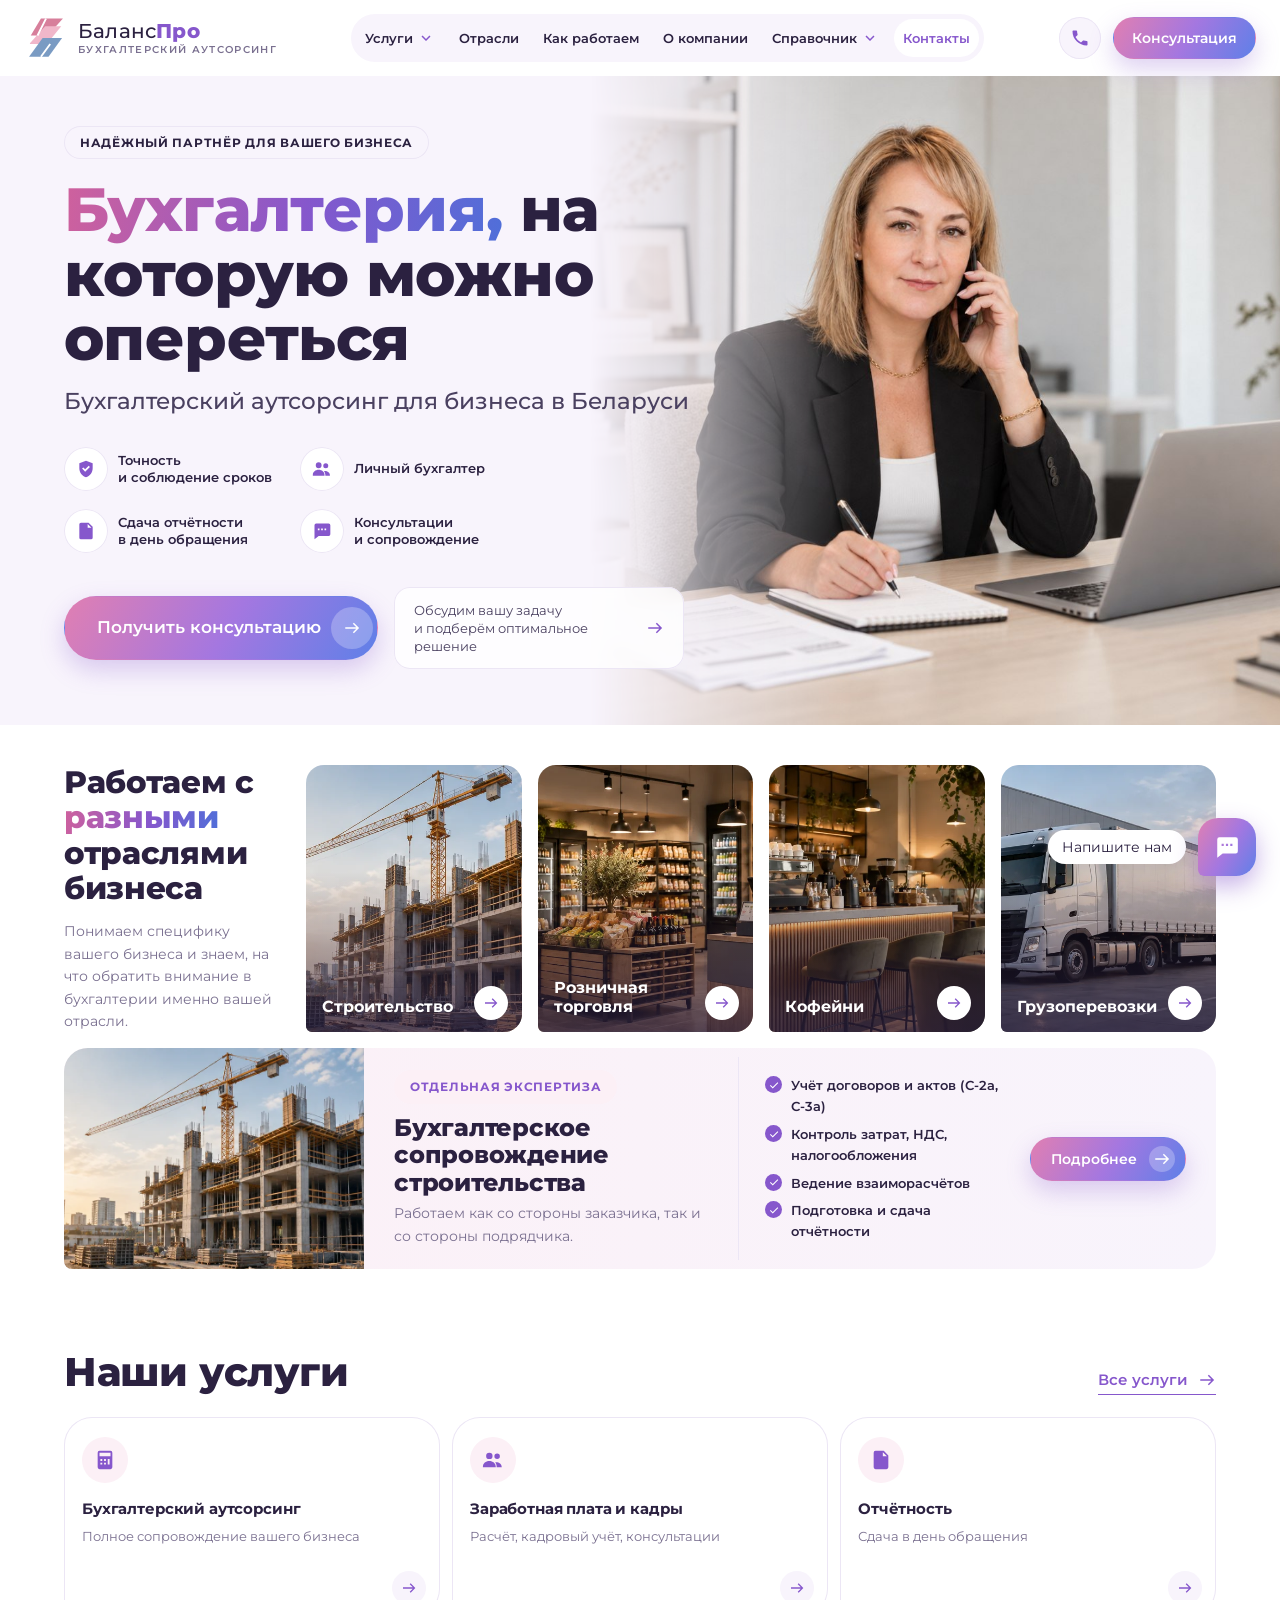
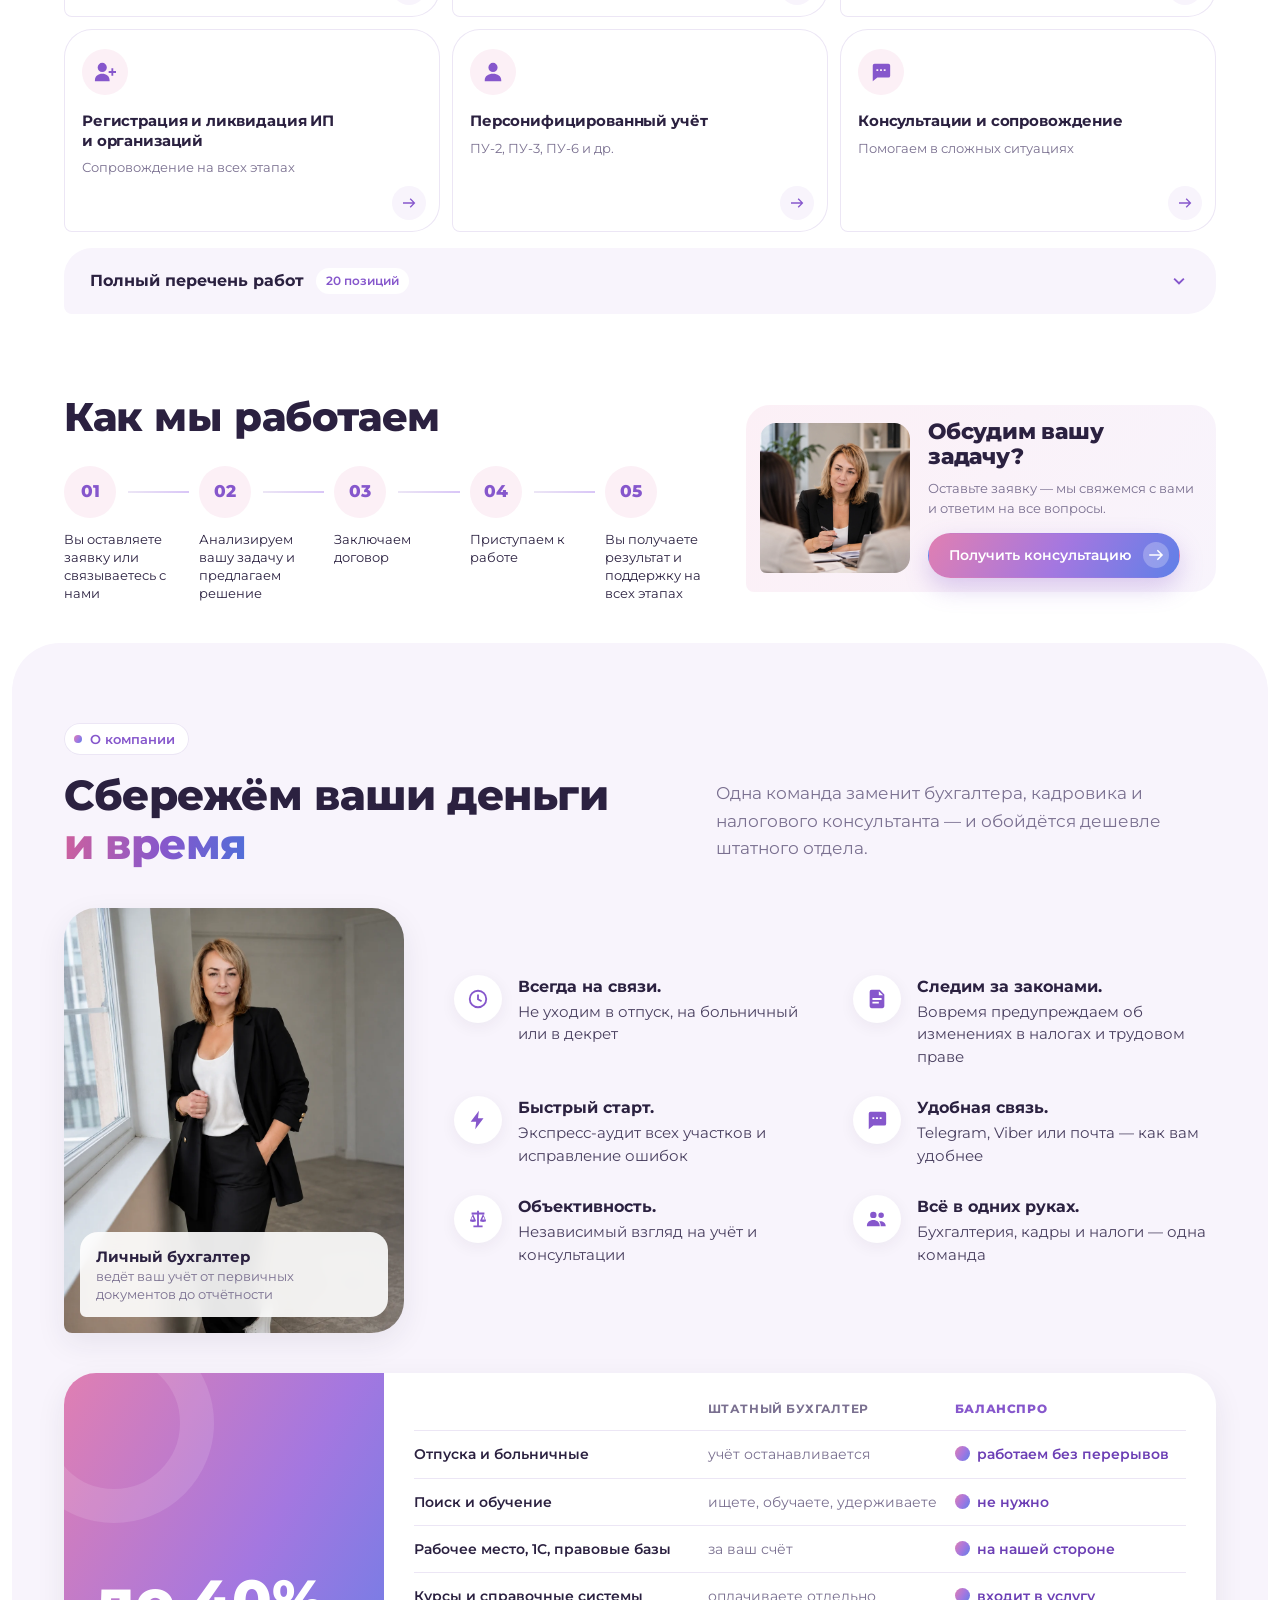
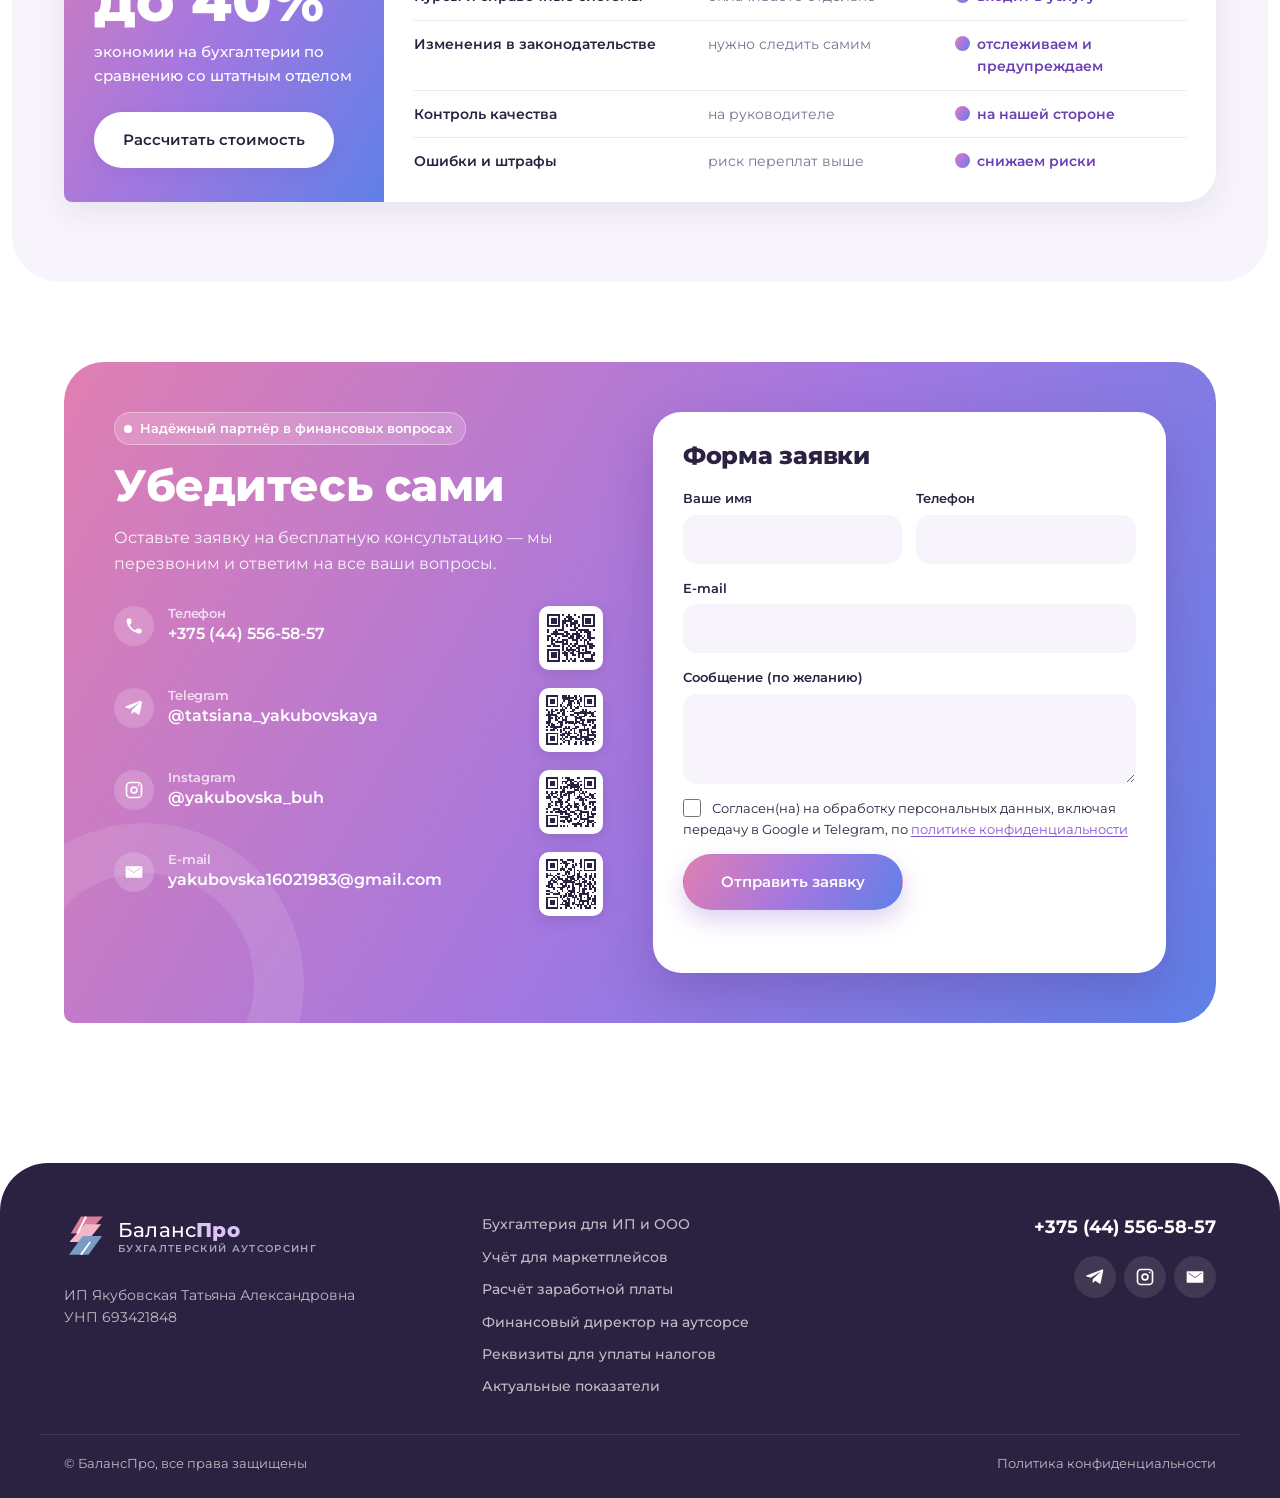
<file: index.html>
<!doctype html>
<html lang="ru">
<head>
  <meta charset="utf-8">
  <meta name="viewport" content="width=device-width, initial-scale=1">
  <title>Бухгалтерские услуги в Минске — аутсорсинг для ООО и ИП | БалансПро</title>
  <meta name="description" content="Бухгалтерские услуги в Минске: ведение учёта ООО и ИП, бухгалтерия для маркетплейсов, расчёт зарплаты и налоговая отчётность. Бесплатная консультация.">
  <link rel="canonical" href="https://jmsbrn.github.io/balans-pro/">
  <meta name="robots" content="index, follow, max-image-preview:large">
  <meta name="theme-color" content="#8657cc">

  <meta property="og:type" content="website">
  <meta property="og:locale" content="ru_RU">
  <meta property="og:site_name" content="БалансПро">
  <meta property="og:title" content="Бухгалтерские услуги в Минске — аутсорсинг для ООО и ИП | БалансПро">
  <meta property="og:description" content="Бухгалтерские услуги в Минске: ведение учёта ООО и ИП, бухгалтерия для маркетплейсов, расчёт зарплаты и налоговая отчётность. Бесплатная консультация.">
  <meta property="og:url" content="https://jmsbrn.github.io/balans-pro/">
  <meta property="og:image" content="https://jmsbrn.github.io/balans-pro/assets/og-image.jpg?v=2">
  <meta property="og:image:width" content="1200">
  <meta property="og:image:height" content="630">
  <meta property="og:image:alt" content="БалансПро — бухгалтерские услуги в Минске">
  <meta name="twitter:card" content="summary_large_image">

  <link rel="icon" href="assets/favicon.svg?v=3" type="image/svg+xml">
  <link rel="icon" href="assets/favicon-32.png?v=3" sizes="32x32" type="image/png">
  <link rel="apple-touch-icon" href="assets/apple-touch-icon.png?v=3">

  <link rel="preconnect" href="https://fonts.googleapis.com">
  <link rel="preconnect" href="https://fonts.gstatic.com" crossorigin>
  <link href="https://fonts.googleapis.com/css2?family=Montserrat:wght@400;500;600;700;800&display=swap" rel="stylesheet">
  <link rel="stylesheet" href="styles.css?v=29">

  <script type="application/ld+json">
  {
    "@context": "https://schema.org",
    "@graph": [
      {
        "@type": "AccountingService",
        "@id": "https://jmsbrn.github.io/balans-pro/#company",
        "name": "БалансПро",
        "url": "https://jmsbrn.github.io/balans-pro/",
        "logo": "https://jmsbrn.github.io/balans-pro/assets/apple-touch-icon.png",
        "image": "https://jmsbrn.github.io/balans-pro/assets/og-image.jpg?v=2",
        "description": "Бухгалтерский аутсорсинг в Минске для ООО и ИП: ведение бухгалтерского и налогового учёта, расчёт зарплаты, отчётность, финансовый директор на аутсорсе.",
        "legalName": "ИП Якубовская Татьяна Александровна",
        "taxID": "693421848",
        "telephone": "+375445565857",
        "email": "yakubovska16021983@gmail.com",
        "sameAs": ["https://t.me/tatsiana_yakubovskaya", "https://www.instagram.com/yakubovska_buh"],
        "areaServed": [{ "@type": "City", "name": "Минск" }, { "@type": "AdministrativeArea", "name": "Минская область" }],
        "knowsLanguage": "ru",
        "hasOfferCatalog": {
          "@type": "OfferCatalog",
          "name": "Бухгалтерские услуги",
          "itemListElement": [
            { "@type": "Offer", "itemOffered": { "@type": "Service", "name": "Бухгалтерский и налоговый учёт организации" } },
            { "@type": "Offer", "itemOffered": { "@type": "Service", "name": "Бухгалтерия для ИП" } },
            { "@type": "Offer", "itemOffered": { "@type": "Service", "name": "Бухгалтерский учёт для продавцов на маркетплейсах" } },
            { "@type": "Offer", "itemOffered": { "@type": "Service", "name": "Расчёт заработной платы" } },
            { "@type": "Offer", "itemOffered": { "@type": "Service", "name": "Ведение отдельных участков учёта" } },
            { "@type": "Offer", "itemOffered": { "@type": "Service", "name": "Консультации бухгалтера" } },
            { "@type": "Offer", "itemOffered": { "@type": "Service", "name": "Восстановление бухгалтерского учёта" } },
            { "@type": "Offer", "itemOffered": { "@type": "Service", "name": "Финансовый директор на аутсорсе", "url": "https://jmsbrn.github.io/balans-pro/findir/" } }
          ]
        }
      },
      {
        "@type": "WebSite",
        "@id": "https://jmsbrn.github.io/balans-pro/#website",
        "url": "https://jmsbrn.github.io/balans-pro/",
        "name": "БалансПро",
        "inLanguage": "ru",
        "publisher": { "@id": "https://jmsbrn.github.io/balans-pro/#company" }
      }
    ]
  }
  </script>
</head>
<body>

<!-- Набор иконок -->
<svg width="0" height="0" style="position:absolute" aria-hidden="true">
  <symbol id="i-gears" viewBox="0 0 24 24"><path fill="currentColor" d="M9.5 2l.5 2.1c.6.2 1.1.5 1.6.9l2-.7 1.5 2.6-1.6 1.4c.1.6.1 1.2 0 1.8l1.6 1.4-1.5 2.6-2-.7c-.5.4-1 .7-1.6.9L9.5 16h-3L6 13.9c-.6-.2-1.1-.5-1.6-.9l-2 .7L.9 11.1l1.6-1.4c-.1-.6-.1-1.2 0-1.8L.9 6.5l1.5-2.6 2 .7c.5-.4 1-.7 1.6-.9L6.5 2h3zM8 6.5a2.5 2.5 0 100 5 2.5 2.5 0 000-5zM18 12l.4 1.4c.4.1.7.3 1 .6l1.4-.4.9 1.6-1 1c.1.4.1.8 0 1.2l1 1-.9 1.6-1.4-.4c-.3.3-.6.5-1 .6L18 22h-1.8l-.4-1.4c-.4-.1-.7-.3-1-.6l-1.4.4-.9-1.6 1-1a3 3 0 010-1.2l-1-1 .9-1.6 1.4.4c.3-.3.6-.5 1-.6l.4-1.4H18zm-.9 3.6a1.4 1.4 0 100 2.8 1.4 1.4 0 000-2.8z"/></symbol>
  <symbol id="i-chart" viewBox="0 0 24 24"><path fill="currentColor" d="M3 3h2v16h16v2H3V3zm16.3 3.3l1.4 1.4-6.2 6.2-3-3-3.8 3.8-1.4-1.4 5.2-5.2 3 3 4.8-4.8z"/></symbol>
  <symbol id="i-shield" viewBox="0 0 24 24"><path fill="currentColor" d="M12 2l8 3v6c0 5-3.4 9.4-8 11-4.6-1.6-8-6-8-11V5l8-3zm-1 13.2l5.7-5.7-1.4-1.4L11 12.4 8.7 10.1l-1.4 1.4 3.7 3.7z"/></symbol>
  <symbol id="i-team" viewBox="0 0 24 24"><path fill="currentColor" d="M8 11a3.5 3.5 0 110-7 3.5 3.5 0 010 7zm8.5 0a3 3 0 110-6 3 3 0 010 6zM1 19c0-3.3 3.1-6 7-6s7 2.7 7 6v1H1v-1zm15 1v-1c0-1.7-.6-3.2-1.6-4.4.4-.1.7-.1 1.1-.1 3.3 0 6 2.2 6 5v.5h-5.5z"/></symbol>
  <symbol id="i-clock" viewBox="0 0 24 24"><path fill="currentColor" d="M12 2a10 10 0 110 20 10 10 0 010-20zm0 2a8 8 0 100 16 8 8 0 000-16zm1 3v4.6l3.4 2-1 1.7L11 12.7V7h2z"/></symbol>
  <symbol id="i-law" viewBox="0 0 24 24"><path fill="currentColor" d="M6 2h9l5 5v13a2 2 0 01-2 2H6a2 2 0 01-2-2V4a2 2 0 012-2zm8 1.5V8h4.5L14 3.5zM7 11v2h10v-2H7zm0 4v2h7v-2H7z"/></symbol>
  <symbol id="i-bolt" viewBox="0 0 24 24"><path fill="currentColor" d="M13 2L4 14h6l-1 8 9-12h-6l1-8z"/></symbol>
  <symbol id="i-chat" viewBox="0 0 24 24"><path fill="currentColor" d="M4 3h16a2 2 0 012 2v11a2 2 0 01-2 2H8l-5 4V5a2 2 0 012-2zm3 6v2h2V9H7zm4 0v2h2V9h-2zm4 0v2h2V9h-2z"/></symbol>
  <symbol id="i-scale" viewBox="0 0 24 24"><path fill="currentColor" d="M11 3h2v2h6v2h-1.2l2.9 6.5c.2.5-.1 1-.5 1.2-.9.4-1.7.5-2.7.5s-1.8-.1-2.7-.5c-.4-.2-.7-.7-.5-1.2L17.2 7H13v12h4v2H7v-2h4V7H6.8l2.9 6.5c.2.5-.1 1-.5 1.2-.9.4-1.7.5-2.7.5s-1.8-.1-2.7-.5c-.4-.2-.7-.7-.5-1.2L6.2 7H5V5h6V3zM6 9.2L4.6 12.6h2.8L6 9.2zm12 0l-1.4 3.4h2.8L18 9.2z"/></symbol>
  <symbol id="i-doc" viewBox="0 0 24 24"><path fill="currentColor" d="M6 2h9l5 5v13a2 2 0 01-2 2H6a2 2 0 01-2-2V4a2 2 0 012-2zm8 1.5V8h4.5L14 3.5zM8 12h8v2H8v-2zm0 4h8v2H8v-2z"/></symbol>
  <symbol id="i-user" viewBox="0 0 24 24"><path fill="currentColor" d="M12 12a5 5 0 110-10 5 5 0 010 10zm-9 9c0-4.4 4-7 9-7s9 2.6 9 7v1H3v-1z"/></symbol>
  <symbol id="i-cart" viewBox="0 0 24 24"><path fill="currentColor" d="M2 3h3l2.6 11.2c.1.5.5.8 1 .8h9.7c.5 0 .9-.3 1-.8L21 7H6.4L6 5H2V3zm7 16a2 2 0 110 4 2 2 0 010-4zm8 0a2 2 0 110 4 2 2 0 010-4z"/></symbol>
  <symbol id="i-wallet" viewBox="0 0 24 24"><path fill="currentColor" d="M4 5h14v2H5v10h15v-3h-5a2 2 0 01-2-2v-1a2 2 0 012-2h7v8a2 2 0 01-2 2H5a2 2 0 01-2-2V7a2 2 0 011-2zm11 6v1h1v-1h-1z"/></symbol>
  <symbol id="i-layers" viewBox="0 0 24 24"><path fill="currentColor" d="M12 2l10 5-10 5L2 7l10-5zm-7.8 8.4L12 14.3l7.8-3.9L22 11.5l-10 5-10-5 2.2-1.1zm0 4.5L12 18.8l7.8-3.9 2.2 1.1-10 5-10-5 2.2-1.1z"/></symbol>
  <symbol id="i-receipt" viewBox="0 0 24 24"><path fill="currentColor" d="M5 2h14v20l-3-2-2 2-2-2-2 2-2-2-3 2V2zm3 5v2h8V7H8zm0 4v2h8v-2H8zm0 4v2h5v-2H8z"/></symbol>
  <symbol id="i-plus" viewBox="0 0 24 24"><path fill="currentColor" d="M11 4h2v7h7v2h-7v7h-2v-7H4v-2h7V4z"/></symbol>
  <symbol id="i-send" viewBox="0 0 24 24"><path fill="currentColor" d="M2 21l21-9L2 3v7l15 2-15 2v7z"/></symbol>
  <symbol id="i-mail" viewBox="0 0 24 24"><path fill="currentColor" d="M3 5h18a1 1 0 011 1v12a1 1 0 01-1 1H3a1 1 0 01-1-1V6a1 1 0 011-1zm9 7.2L4.5 7H4v.6l8 5.6 8-5.6V7h-.5L12 12.2z"/></symbol>
  <symbol id="i-phone" viewBox="0 0 24 24"><path fill="currentColor" d="M6.6 10.8a15.1 15.1 0 006.6 6.6l2.2-2.2c.3-.3.7-.4 1-.2 1.1.4 2.3.6 3.6.6.6 0 1 .4 1 1V20c0 .6-.4 1-1 1A17 17 0 013 4c0-.6.4-1 1-1h3.5c.6 0 1 .4 1 1 0 1.3.2 2.5.6 3.6.1.3 0 .7-.2 1l-2.3 2.2z"/></symbol>
  <symbol id="i-pin" viewBox="0 0 24 24"><path fill="currentColor" d="M12 2a7 7 0 017 7c0 5.2-7 13-7 13S5 14.2 5 9a7 7 0 017-7zm0 4.5a2.5 2.5 0 100 5 2.5 2.5 0 000-5z"/></symbol>
  <symbol id="i-tg" viewBox="0 0 24 24"><path fill="currentColor" d="M21.9 4.3l-3.1 14.8c-.2 1-.8 1.3-1.7.8l-4.7-3.5-2.3 2.2c-.3.3-.5.5-1 .5l.3-4.8 8.8-7.9c.4-.3-.1-.5-.6-.2L6.8 13l-4.7-1.5c-1-.3-1-1 .2-1.5l18.3-7c.9-.3 1.6.2 1.3 1.3z"/></symbol>
  <symbol id="i-ig" viewBox="0 0 24 24"><path fill="currentColor" d="M7 2h10a5 5 0 015 5v10a5 5 0 01-5 5H7a5 5 0 01-5-5V7a5 5 0 015-5zm0 2a3 3 0 00-3 3v10a3 3 0 003 3h10a3 3 0 003-3V7a3 3 0 00-3-3H7zm5 3.5a4.5 4.5 0 110 9 4.5 4.5 0 010-9zm0 2a2.5 2.5 0 100 5 2.5 2.5 0 000-5zm5.5-4a1 1 0 110 2 1 1 0 010-2z"/></symbol>
  <symbol id="i-viber" viewBox="0 0 24 24"><path fill="currentColor" d="M12 2c5.5 0 9 2.7 9 8.5S17.5 19 12 19c-.8 0-1.6-.1-2.3-.2L6 21.5V18c-2-1.4-3-4-3-7.5C3 4.7 6.5 2 12 2zm-2.6 4.6c-.3 0-.7.1-1 .5-.4.4-.9 1.2-.6 2.3.6 2.1 2.4 4.4 4.8 5.6 1.2.6 2 .4 2.5 0 .4-.4.5-.8.4-1.1l-1.6-1c-.3-.2-.6-.1-.8.1l-.5.6c-.9-.3-2.1-1.5-2.4-2.4l.6-.5c.2-.2.3-.5.1-.8l-1-1.6c-.1-.2-.3-.3-.5-.3z"/></symbol>
  <symbol id="i-close" viewBox="0 0 24 24"><path fill="currentColor" d="M6.4 5L12 10.6 17.6 5 19 6.4 13.4 12l5.6 5.6-1.4 1.4-5.6-5.6L6.4 19 5 17.6 10.6 12 5 6.4 6.4 5z"/></symbol>
  <symbol id="i-chevron" viewBox="0 0 24 24"><path fill="currentColor" d="M7.4 8.6L12 13.2l4.6-4.6L18 10l-6 6-6-6 1.4-1.4z"/></symbol>
  <symbol id="i-calc" viewBox="0 0 24 24"><path fill="currentColor" d="M6 2h12a2 2 0 012 2v16a2 2 0 01-2 2H6a2 2 0 01-2-2V4a2 2 0 012-2zm0 2v4h12V4H6zm1 7v2h2v-2H7zm4 0v2h2v-2h-2zm4 0v6h2v-6h-2zm-8 4v2h2v-2H7zm4 0v2h2v-2h-2z"/></symbol>
  <symbol id="i-user-plus" viewBox="0 0 24 24"><path fill="currentColor" d="M9 12a5 5 0 110-10 5 5 0 010 10zm-8 9c0-4.4 3.6-7 8-7s8 2.6 8 7v1H1v-1zm18-13h2v3h3v2h-3v3h-2v-3h-3v-2h3V8z"/></symbol>
  <symbol id="i-arrow" viewBox="0 0 24 24"><path fill="currentColor" d="M14.5 5l7 7-7 7-1.4-1.4 4.6-4.6H3v-2h14.7l-4.6-4.6L14.5 5z"/></symbol>
</svg>

<header class="site-header">
  <div class="container header-inner">
    <a class="logo" href="#top" aria-label="БалансПро — на главную">
      <svg class="logo-icon" viewBox="0 0 52 55" fill="none" aria-hidden="true"><path d="M20 4 46 4 28 24H8L20 4Z" fill="#d77f9b"/><path d="m7 33 18-20h19L27 34H7Z" fill="#f1b7ca"/><path d="m6 49 16-22h23L29 49H6Z" fill="#7a9bc3"/><path d="M26 4 16 24m15 10-11 15" stroke="white" stroke-width="2.2"/></svg>
      <span class="logo-words"><span class="logo-text">Баланс<b>Про</b></span><small>Бухгалтерский аутсорсинг</small></span>
    </a>

    <button class="nav-toggle" aria-expanded="false" aria-controls="nav" aria-label="Меню">
      <span></span><span></span><span></span>
    </button>

    <nav id="nav" class="nav">
      <div class="nav-item has-sub">
        <button class="nav-sub-toggle" type="button" aria-expanded="false">Услуги<svg><use href="#i-chevron"/></svg></button>
        <ul class="sub-menu">
          <li><a href="#services">Бухгалтерский аутсорсинг</a></li>
          <li><a href="#services">Заработная плата и кадры</a></li>
          <li><a href="#services">Отчётность</a></li>
          <li><a href="#services">Регистрация и ликвидация ИП и организаций</a></li>
          <li><a href="#services">Персонифицированный учёт</a></li>
          <li><a href="#services">Консультации и сопровождение</a></li>
          <li><a href="findir/">Финансовый директор на аутсорсе</a></li>
        </ul>
      </div>
      <a href="#industries">Отрасли</a>
      <a href="#how">Как работаем</a>
      <a href="#about">О компании</a>
      <div class="nav-item has-sub">
        <button class="nav-sub-toggle" type="button" aria-expanded="false">Справочник<svg><use href="#i-chevron"/></svg></button>
        <ul class="sub-menu">
          <li><a href="rekvizity/">Реквизиты платежей</a></li>
          <li><a href="pokazateli/">Актуальная информация</a></li>
        </ul>
      </div>
      <a href="#contacts">Контакты</a>
    </nav>

    <div class="header-actions">
      <a class="header-tel" href="tel:+375445565857" aria-label="Позвонить: +375 (44) 556-58-57" title="Позвонить: +375 (44) 556-58-57"><svg><use href="#i-phone"/></svg></a>
      <button class="btn btn--primary btn--sm" data-modal-open>Консультация</button>
    </div>
  </div>
</header>

<main id="top">

  <!-- Первый экран -->
  <section class="hero2">
    <div class="hero2-photo" aria-hidden="true"><img src="assets/photos/hero-accountant.jpg" alt="" width="1280" height="960" fetchpriority="high"></div>
    <div class="container hero2-inner">
      <span class="chip reveal">Надёжный партнёр для вашего бизнеса</span>
      <h1 class="reveal"><span class="accent">Бухгалтерия,</span> на которую можно опереться <span class="h1-sub">Бухгалтерский аутсорсинг для бизнеса в Беларуси</span></h1>
      <ul class="hero2-feats reveal">
        <li><span><svg><use href="#i-shield"/></svg></span>Точность и&nbsp;соблюдение сроков</li>
        <li><span><svg><use href="#i-team"/></svg></span>Личный бухгалтер</li>
        <li><span><svg><use href="#i-doc"/></svg></span>Сдача отчётности в&nbsp;день обращения</li>
        <li><span><svg><use href="#i-chat"/></svg></span>Консультации и&nbsp;сопровождение</li>
      </ul>
      <div class="hero2-actions reveal">
        <button class="btn btn--primary btn--lg" data-modal-open>Получить консультацию <span class="btn-dot"><svg><use href="#i-arrow"/></svg></span></button>
        <a class="hero2-note" href="#contacts">Обсудим вашу задачу и&nbsp;подберём оптимальное решение <svg><use href="#i-arrow"/></svg></a>
      </div>
    </div>
  </section>

  <!-- Отрасли -->
  <section class="section section--tight" id="industries">
    <div class="container industries">
      <div class="industries-head reveal">
        <h2>Работаем с <em>разными</em> отраслями бизнеса</h2>
        <p>Понимаем специфику вашего бизнеса и знаем, на что обратить внимание в бухгалтерии именно вашей отрасли.</p>
      </div>
      <a class="ind-card reveal" href="#construction"><img src="assets/photos/construction.webp" alt="Строительная площадка с краном" width="768" height="512" loading="lazy"><span>Строительство</span><i><svg><use href="#i-arrow"/></svg></i></a>
      <a class="ind-card reveal" href="#contacts"><img src="assets/photos/retail.webp" alt="Магазин с полками товаров" width="768" height="512" loading="lazy"><span>Розничная торговля</span><i><svg><use href="#i-arrow"/></svg></i></a>
      <a class="ind-card reveal" href="#contacts"><img src="assets/photos/cafe.webp" alt="Интерьер кофейни" width="768" height="512" loading="lazy"><span>Кофейни</span><i><svg><use href="#i-arrow"/></svg></i></a>
      <a class="ind-card reveal" href="#contacts"><img src="assets/photos/transport.webp" alt="Грузовик у логистического склада" width="768" height="512" loading="lazy"><span>Грузоперевозки</span><i><svg><use href="#i-arrow"/></svg></i></a>
    </div>

    <div class="container">
      <div class="expertise reveal" id="construction">
        <div class="expertise-photo"><img src="assets/photos/construction.webp" alt="Строящийся жилой дом" width="768" height="512" loading="lazy"></div>
        <div class="expertise-text">
          <span class="chip chip--accent">Отдельная экспертиза</span>
          <h3>Бухгалтерское сопровождение строительства</h3>
          <p>Работаем как со стороны заказчика, так и со стороны подрядчика.</p>
        </div>
        <ul class="expertise-list">
          <li>Учёт договоров и актов (С-2а, С-3а)</li>
          <li>Контроль затрат, НДС, налогообложения</li>
          <li>Ведение взаиморасчётов</li>
          <li>Подготовка и сдача отчётности</li>
        </ul>
        <button class="btn btn--primary btn--sm" data-modal-open>Подробнее <span class="btn-dot"><svg><use href="#i-arrow"/></svg></span></button>
      </div>
    </div>
  </section>

  <!-- Услуги -->
  <section class="section section--tight" id="services">
    <div class="container">
      <div class="row-head reveal">
        <h2>Наши услуги</h2>
        <a class="link-more" href="#price-list">Все услуги <svg><use href="#i-arrow"/></svg></a>
      </div>
      <div class="svc6">
        <a class="svc-card reveal" href="#price-list"><span class="svc-ico"><svg><use href="#i-calc"/></svg></span><h3>Бухгалтерский аутсорсинг</h3><p>Полное сопровождение вашего бизнеса</p><i><svg><use href="#i-arrow"/></svg></i></a>
        <a class="svc-card reveal" href="#price-list"><span class="svc-ico"><svg><use href="#i-team"/></svg></span><h3>Заработная плата и&nbsp;кадры</h3><p>Расчёт, кадровый учёт, консультации</p><i><svg><use href="#i-arrow"/></svg></i></a>
        <a class="svc-card reveal" href="#price-list"><span class="svc-ico"><svg><use href="#i-doc"/></svg></span><h3>Отчётность</h3><p>Сдача в&nbsp;день обращения</p><i><svg><use href="#i-arrow"/></svg></i></a>
        <a class="svc-card reveal" href="#price-list"><span class="svc-ico"><svg><use href="#i-user-plus"/></svg></span><h3>Регистрация и&nbsp;ликвидация ИП и&nbsp;организаций</h3><p>Сопровождение на&nbsp;всех этапах</p><i><svg><use href="#i-arrow"/></svg></i></a>
        <a class="svc-card reveal" href="#price-list"><span class="svc-ico"><svg><use href="#i-user"/></svg></span><h3>Персонифицированный учёт</h3><p>ПУ-2, ПУ-3, ПУ-6 и&nbsp;др.</p><i><svg><use href="#i-arrow"/></svg></i></a>
        <a class="svc-card reveal" href="#price-list"><span class="svc-ico"><svg><use href="#i-chat"/></svg></span><h3>Консультации и&nbsp;сопровождение</h3><p>Помогаем в&nbsp;сложных ситуациях</p><i><svg><use href="#i-arrow"/></svg></i></a>
      </div>

      <details class="worklist reveal" id="price-list">
        <summary><span>Полный перечень работ</span><small>20 позиций</small><svg><use href="#i-chevron"/></svg></summary>
        <ul>
          <li>Бухгалтерский учёт по Национальным стандартам (НСБУ)</li>
          <li>Составление и сдача бухгалтерской отчётности в налоговую</li>
          <li>Учётная политика для бухгалтерского и налогового учёта</li>
          <li>Налоговый учёт и налоговые регистры</li>
          <li>Расчёт заработной платы и кадровый учёт</li>
          <li>Персонифицированный учёт и отчёты в ФСЗН</li>
          <li>Регистрация и ликвидация ИП и организаций</li>
          <li>Бухгалтерия для продавцов на маркетплейсах</li>
          <li>Банк и касса: платёжные поручения, графики платежей</li>
          <li>Учёт основных средств, дебиторской задолженности и других участков</li>
          <li>Оформление авансовых отчётов</li>
          <li>Статистическая отчётность</li>
          <li>Восстановление бухгалтерского и налогового учёта</li>
          <li>Объединение методик учёта после реорганизации</li>
          <li>Декларации по НДС, налогу на прибыль, на недвижимость и другим налогам</li>
          <li>Годовая отчётность с пояснениями</li>
          <li>Сопровождение в налоговой и других госорганах</li>
          <li>Ответы на запросы налоговой, камеральные и выездные проверки</li>
          <li>Управленческая отчётность</li>
          <li><a href="findir/">Финансовый директор на аутсорсе</a></li>
        </ul>
      </details>
    </div>
  </section>

  <!-- Как мы работаем -->
  <section class="section section--tight" id="how">
    <div class="container how">
      <div class="how-steps reveal">
        <h2>Как мы работаем</h2>
        <ol>
          <li><b>01</b><span>Вы оставляете заявку или связываетесь с нами</span></li>
          <li><b>02</b><span>Анализируем вашу задачу и предлагаем решение</span></li>
          <li><b>03</b><span>Заключаем договор</span></li>
          <li><b>04</b><span>Приступаем к работе</span></li>
          <li><b>05</b><span>Вы получаете результат и поддержку на всех этапах</span></li>
        </ol>
      </div>
      <div class="how-cta reveal">
        <img src="assets/photos/team.webp" alt="Бухгалтер консультирует клиентов" width="960" height="960" loading="lazy">
        <div>
          <h3>Обсудим вашу задачу?</h3>
          <p>Оставьте заявку — мы свяжемся с вами и ответим на все вопросы.</p>
          <button class="btn btn--primary btn--sm" data-modal-open>Получить консультацию <span class="btn-dot"><svg><use href="#i-arrow"/></svg></span></button>
        </div>
      </div>
    </div>
  </section>

  <!-- Почему мы: преимущества и экономия -->
  <section class="section section--soft" id="about">
    <div class="container">
      <div class="sec-head">
        <div class="reveal">
          <span class="tag">О компании</span>
          <h2>Сбережём ваши деньги <em>и&nbsp;время</em></h2>
        </div>
        <p class="reveal">Одна команда заменит бухгалтера, кадровика и налогового консультанта — и обойдётся дешевле штатного отдела.</p>
      </div>

      <div class="about-grid">
        <figure class="about-photo reveal">
          <img src="assets/photos/about.webp" alt="Главный бухгалтер БалансПро" width="1000" height="1250" loading="lazy">
          <figcaption><b>Личный бухгалтер</b><span>ведёт ваш учёт от первичных документов до отчётности</span></figcaption>
        </figure>
        <ul class="perks perks--two">
          <li class="reveal"><span><svg><use href="#i-clock"/></svg></span><p><b>Всегда на связи.</b> Не уходим в отпуск, на больничный или в декрет</p></li>
          <li class="reveal"><span><svg><use href="#i-law"/></svg></span><p><b>Следим за законами.</b> Вовремя предупреждаем об изменениях в налогах и трудовом праве</p></li>
          <li class="reveal"><span><svg><use href="#i-bolt"/></svg></span><p><b>Быстрый старт.</b> Экспресс-аудит всех участков и исправление ошибок</p></li>
          <li class="reveal"><span><svg><use href="#i-chat"/></svg></span><p><b>Удобная связь.</b> Telegram, Viber или почта — как вам удобнее</p></li>
          <li class="reveal"><span><svg><use href="#i-scale"/></svg></span><p><b>Объективность.</b> Независимый взгляд на учёт и консультации</p></li>
          <li class="reveal"><span><svg><use href="#i-team"/></svg></span><p><b>Всё в одних руках.</b> Бухгалтерия, кадры и налоги — одна команда</p></li>
        </ul>
      </div>

      <div class="compare reveal">
        <div class="compare-stat">
          <strong>до 40%</strong>
          <span>экономии на бухгалтерии по сравнению со штатным отделом</span>
          <button class="btn btn--white" data-modal-open>Рассчитать стоимость</button>
        </div>
        <div class="compare-table" role="table" aria-label="Штатный бухгалтер и БалансПро">
          <div class="compare-row compare-row--head" role="row">
            <span role="columnheader"></span><span role="columnheader">Штатный бухгалтер</span><span role="columnheader">БалансПро</span>
          </div>
          <div class="compare-row" role="row"><span role="rowheader">Отпуска и больничные</span><span role="cell">учёт останавливается</span><span role="cell">работаем без перерывов</span></div>
          <div class="compare-row" role="row"><span role="rowheader">Поиск и обучение</span><span role="cell">ищете, обучаете, удерживаете</span><span role="cell">не нужно</span></div>
          <div class="compare-row" role="row"><span role="rowheader">Рабочее место, 1С, правовые базы</span><span role="cell">за ваш счёт</span><span role="cell">на нашей стороне</span></div>
          <div class="compare-row" role="row"><span role="rowheader">Курсы и справочные системы</span><span role="cell">оплачиваете отдельно</span><span role="cell">входит в услугу</span></div>
          <div class="compare-row" role="row"><span role="rowheader">Изменения в законодательстве</span><span role="cell">нужно следить самим</span><span role="cell">отслеживаем и предупреждаем</span></div>
          <div class="compare-row" role="row"><span role="rowheader">Контроль качества</span><span role="cell">на руководителе</span><span role="cell">на нашей стороне</span></div>
          <div class="compare-row" role="row"><span role="rowheader">Ошибки и штрафы</span><span role="cell">риск переплат выше</span><span role="cell">снижаем риски</span></div>
        </div>
      </div>
    </div>
  </section>

  <!-- Контакты -->
  <section class="section" id="contacts">
    <div class="container">
      <div class="contact-box reveal">
        <div class="contact-info">
          <span class="tag tag--light">Надёжный партнёр в финансовых вопросах</span>
          <h2>Убедитесь сами</h2>
          <p>Оставьте заявку на бесплатную консультацию — мы перезвоним и ответим на все ваши вопросы.</p>
          <ul class="contact-list">
            <li><svg><use href="#i-phone"/></svg><div><h3>Телефон</h3><a href="tel:+375445565857">+375 (44) 556-58-57</a></div><a class="contact-qr" href="tel:+375445565857" title="Наведите камеру телефона"><img src="assets/qr/phone.svg" width="64" height="64" alt="QR-код телефона" loading="lazy"></a></li>
            <li><svg><use href="#i-tg"/></svg><div><h3>Telegram</h3><a href="https://t.me/tatsiana_yakubovskaya" target="_blank" rel="noopener">@tatsiana_yakubovskaya</a></div><a class="contact-qr" href="https://t.me/tatsiana_yakubovskaya" target="_blank" rel="noopener" title="Наведите камеру телефона"><img src="assets/qr/telegram.svg" width="64" height="64" alt="QR-код Telegram" loading="lazy"></a></li>
            <li><svg><use href="#i-ig"/></svg><div><h3>Instagram</h3><a href="https://www.instagram.com/yakubovska_buh" target="_blank" rel="noopener">@yakubovska_buh</a></div><a class="contact-qr" href="https://www.instagram.com/yakubovska_buh" target="_blank" rel="noopener" title="Наведите камеру телефона"><img src="assets/qr/instagram.svg" width="64" height="64" alt="QR-код Instagram" loading="lazy"></a></li>
            <li><svg><use href="#i-mail"/></svg><div><h3>E-mail</h3><a href="https://mail.google.com/mail/?view=cm&amp;fs=1&amp;to=yakubovska16021983@gmail.com" target="_blank" rel="noopener">yakubovska16021983<wbr>@gmail.com</a></div><a class="contact-qr" href="https://mail.google.com/mail/?view=cm&amp;fs=1&amp;to=yakubovska16021983@gmail.com" target="_blank" rel="noopener" title="Наведите камеру телефона"><img src="assets/qr/email.svg" width="64" height="64" alt="QR-код e-mail" loading="lazy"></a></li>
          </ul>
        </div>
        <form class="contact-form" data-form novalidate>
          <h2>Форма заявки</h2>
          <div class="form-row">
            <label>Ваше имя<input name="name" type="text" autocomplete="name" required></label>
            <label>Телефон<input name="phone" type="tel" autocomplete="tel" required></label>
          </div>
          <label>E-mail<input name="email" type="email" autocomplete="email"></label>
          <label>Сообщение (по желанию)<textarea name="message" rows="3"></textarea></label>
          <input class="hp" name="website" type="text" tabindex="-1" autocomplete="off" aria-hidden="true">
          <label class="check"><input type="checkbox" required> Согласен(на) на обработку персональных данных, включая передачу в Google и Telegram, по <a href="privacy/">политике конфиденциальности</a></label>
          <button class="btn btn--primary" type="submit">Отправить заявку</button>
          <p class="form-status" role="status"></p>
        </form>
      </div>
    </div>
  </section>

</main>

<footer class="site-footer">
  <div class="container footer-inner">
    <div class="footer-about">
      <a class="logo logo--light" href="#top"><svg class="logo-icon" viewBox="0 0 52 55" fill="none" aria-hidden="true"><path d="M20 4 46 4 28 24H8L20 4Z" fill="#d77f9b"/><path d="m7 33 18-20h19L27 34H7Z" fill="#f1b7ca"/><path d="m6 49 16-22h23L29 49H6Z" fill="#7a9bc3"/><path d="M26 4 16 24m15 10-11 15" stroke="white" stroke-width="2.2"/></svg><span class="logo-words"><span class="logo-text">Баланс<b>Про</b></span><small>Бухгалтерский аутсорсинг</small></span></a>
      <p>ИП Якубовская Татьяна Александровна<br>УНП 693421848</p>
    </div>
    <ul class="footer-links">
      <li><a href="#services">Бухгалтерия для ИП и ООО</a></li>
      <li><a href="#services">Учёт для маркетплейсов</a></li>
      <li><a href="#services">Расчёт заработной платы</a></li>
      <li><a href="findir/">Финансовый директор на аутсорсе</a></li>
      <li><a href="rekvizity/">Реквизиты для уплаты налогов</a></li>
      <li><a href="pokazateli/">Актуальные показатели</a></li>
    </ul>
    <div class="footer-contacts">
      <a class="header-phone" href="tel:+375445565857">+375 (44) 556-58-57</a>
      <div class="footer-messengers">
        <a class="messenger" href="https://t.me/tatsiana_yakubovskaya" target="_blank" rel="noopener" aria-label="Telegram"><svg><use href="#i-tg"/></svg></a>
        <a class="messenger" href="https://www.instagram.com/yakubovska_buh" target="_blank" rel="noopener" aria-label="Instagram"><svg><use href="#i-ig"/></svg></a>
        <a class="messenger" href="https://mail.google.com/mail/?view=cm&amp;fs=1&amp;to=yakubovska16021983@gmail.com" target="_blank" rel="noopener" aria-label="E-mail"><svg><use href="#i-mail"/></svg></a>
      </div>
    </div>
  </div>
  <div class="container footer-bottom">
    <span>© БалансПро, все права защищены</span>
    <a href="privacy/">Политика конфиденциальности</a>
  </div>
</footer>

<!-- Плавающая кнопка связи -->
<div class="fab" data-fab>
  <div class="fab-menu">
    <a href="tel:+375445565857"><svg><use href="#i-phone"/></svg>Позвонить</a>
    <a href="https://t.me/tatsiana_yakubovskaya" target="_blank" rel="noopener"><svg><use href="#i-tg"/></svg>Telegram</a>
    <a href="https://www.instagram.com/yakubovska_buh" target="_blank" rel="noopener"><svg><use href="#i-ig"/></svg>Instagram</a>
    <a href="https://mail.google.com/mail/?view=cm&amp;fs=1&amp;to=yakubovska16021983@gmail.com" target="_blank" rel="noopener"><svg><use href="#i-mail"/></svg>E-mail</a>
  </div>
  <span class="fab-label">Напишите нам</span>
  <button class="fab-btn" aria-expanded="false" aria-label="Способы связи"><svg class="fab-open"><use href="#i-chat"/></svg><svg class="fab-close"><use href="#i-close"/></svg></button>
</div>

<!-- Модальное окно -->
<div class="modal" data-modal hidden>
  <div class="modal-backdrop" data-modal-close></div>
  <form class="modal-dialog contact-form" data-form role="dialog" aria-modal="true" aria-labelledby="modal-title" novalidate>
    <button class="modal-x" type="button" data-modal-close aria-label="Закрыть"><svg><use href="#i-close"/></svg></button>
    <h2 id="modal-title">Оставить заявку</h2>
    <p class="modal-sub">Перезвоним в течение 15 минут в рабочее время</p>
    <label>Ваше имя<input name="name" type="text" autocomplete="name" required></label>
    <label>Телефон<input name="phone" type="tel" autocomplete="tel" required></label>
    <input class="hp" name="website" type="text" tabindex="-1" autocomplete="off" aria-hidden="true">
    <label class="check"><input type="checkbox" required> Согласен(на) на обработку персональных данных, включая передачу в Google и Telegram, по <a href="privacy/">политике конфиденциальности</a></label>
    <button class="btn btn--primary" type="submit">Жду звонка</button>
    <p class="form-status" role="status"></p>
  </form>
</div>

<button class="to-top" aria-label="Наверх"><svg><use href="#i-arrow"/></svg></button>

<script src="script.js?v=13"></script>
</body>
</html>
</file>
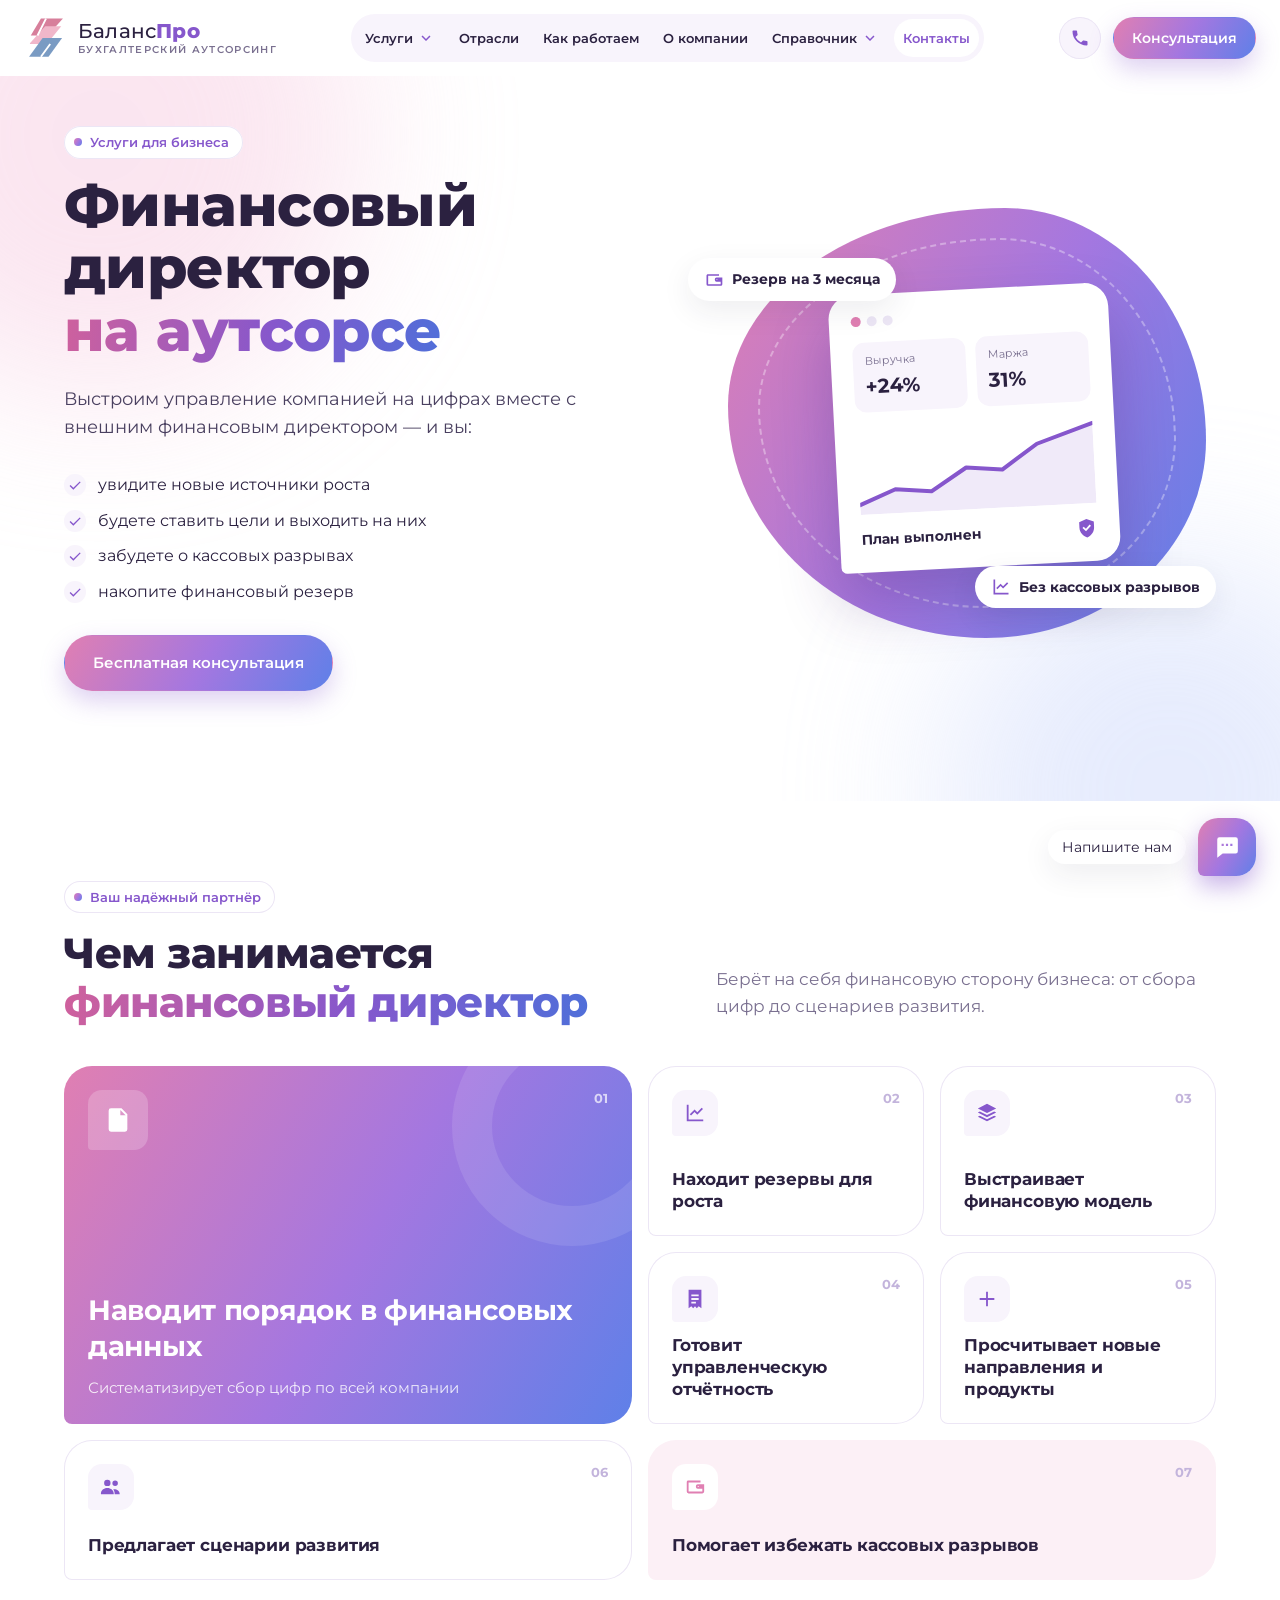
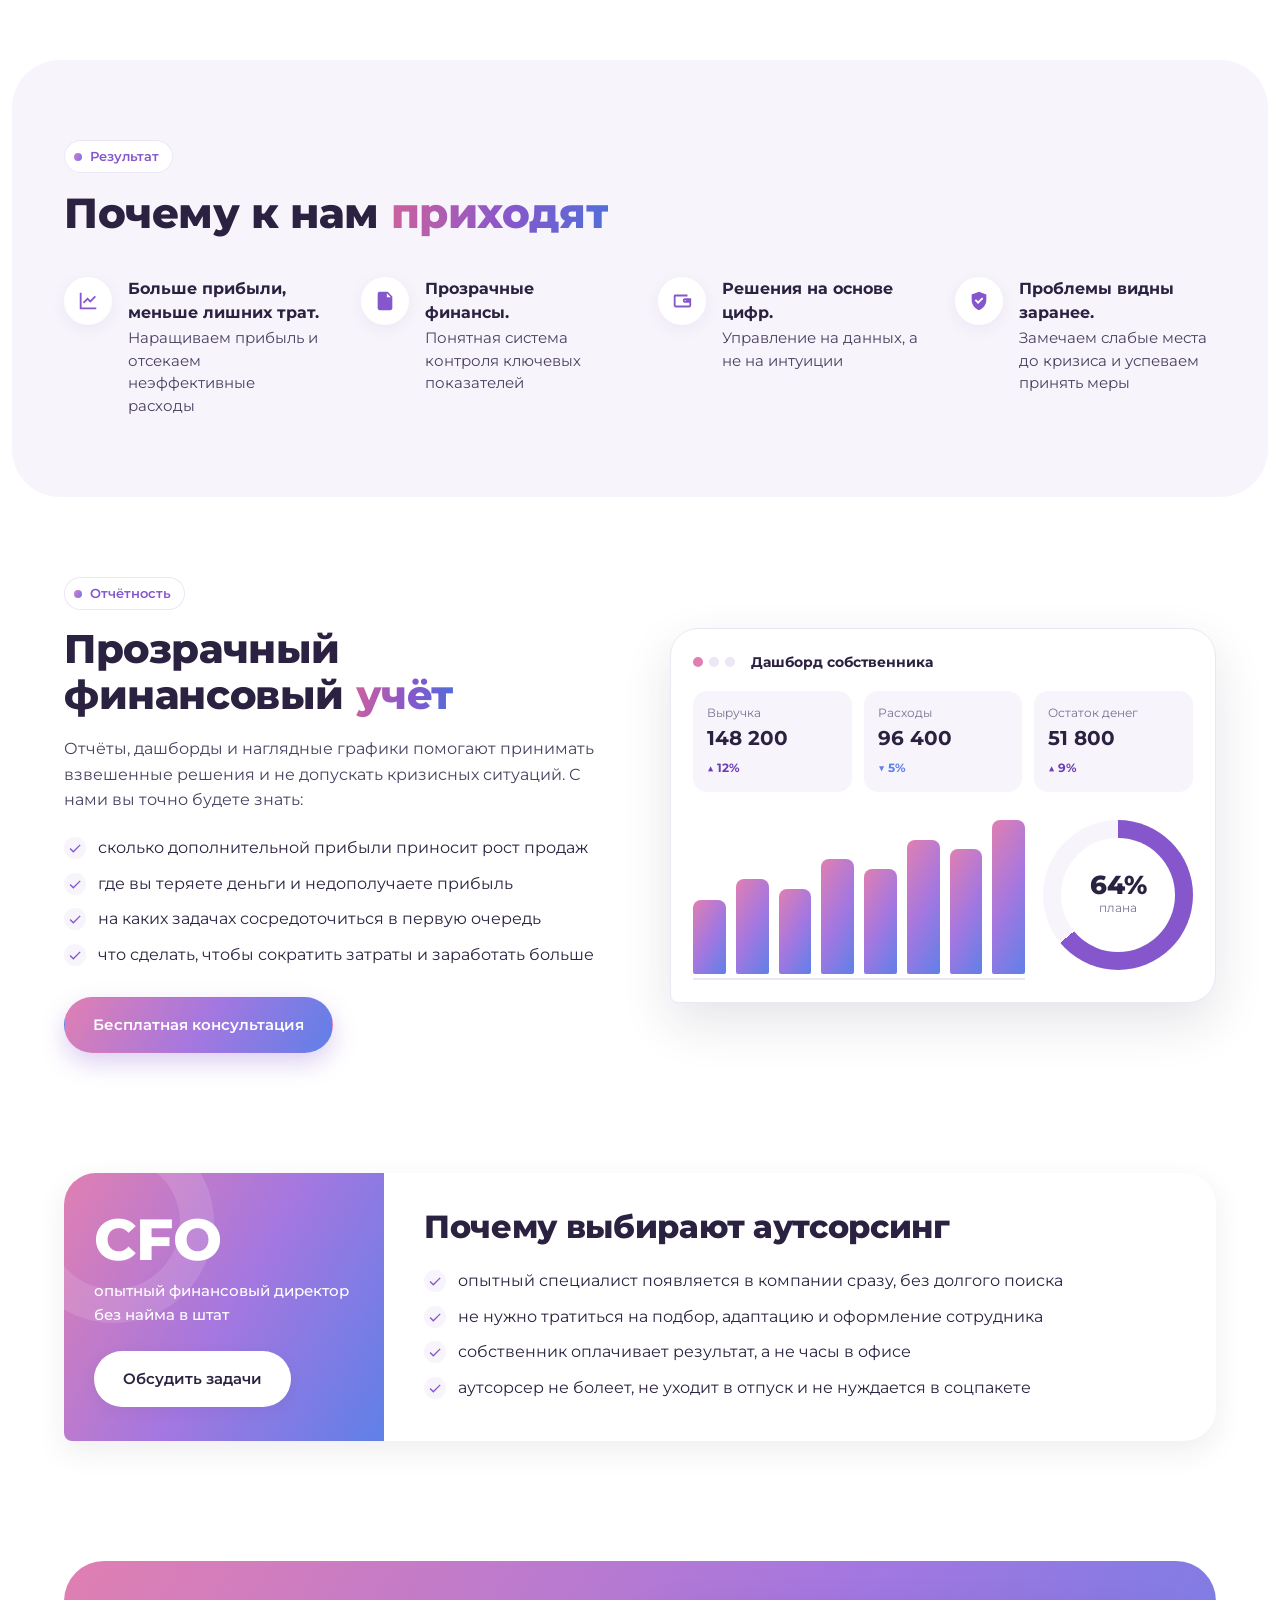
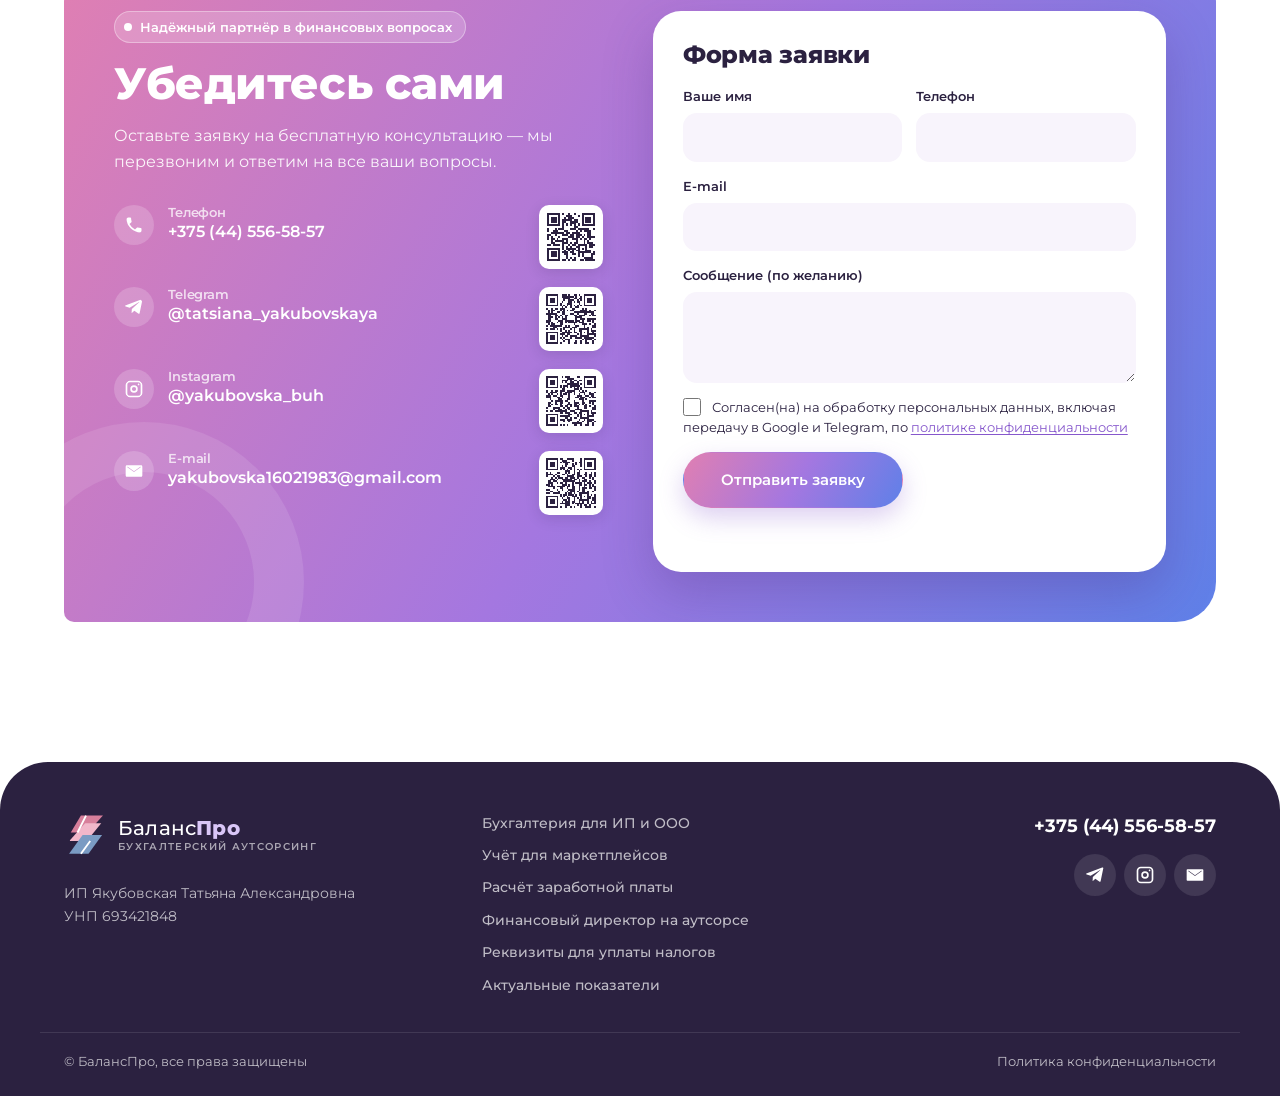
<file: findir/index.html>
<!doctype html>
<html lang="ru">
<head>
  <meta charset="utf-8">
  <meta name="viewport" content="width=device-width, initial-scale=1">
  <title>Финансовый директор на аутсорсе в Минске | БалансПро</title>
  <meta name="description" content="Финансовый директор на аутсорсе в Минске: управленческая отчётность, финансовая модель, контроль денежных потоков и расходов, защита от кассовых разрывов.">
  <link rel="canonical" href="https://jmsbrn.github.io/balans-pro/findir/">
  <meta name="robots" content="index, follow, max-image-preview:large">
  <meta name="theme-color" content="#8657cc">

  <meta property="og:type" content="website">
  <meta property="og:locale" content="ru_RU">
  <meta property="og:site_name" content="БалансПро">
  <meta property="og:title" content="Финансовый директор на аутсорсе в Минске | БалансПро">
  <meta property="og:description" content="Финансовый директор на аутсорсе в Минске: управленческая отчётность, финансовая модель, контроль денежных потоков и расходов, защита от кассовых разрывов.">
  <meta property="og:url" content="https://jmsbrn.github.io/balans-pro/findir/">
  <meta property="og:image" content="https://jmsbrn.github.io/balans-pro/assets/og-image.jpg?v=2">
  <meta property="og:image:width" content="1200">
  <meta property="og:image:height" content="630">
  <meta property="og:image:alt" content="БалансПро — бухгалтерские услуги в Минске">
  <meta name="twitter:card" content="summary_large_image">

  <link rel="icon" href="../assets/favicon.svg?v=3" type="image/svg+xml">
  <link rel="icon" href="../assets/favicon-32.png?v=3" sizes="32x32" type="image/png">
  <link rel="apple-touch-icon" href="../assets/apple-touch-icon.png?v=3">

  <link rel="preconnect" href="https://fonts.googleapis.com">
  <link rel="preconnect" href="https://fonts.gstatic.com" crossorigin>
  <link href="https://fonts.googleapis.com/css2?family=Montserrat:wght@400;500;600;700;800&display=swap" rel="stylesheet">
  <link rel="stylesheet" href="../styles.css?v=29">

  <script type="application/ld+json">
  {
    "@context": "https://schema.org",
    "@graph": [
      {
        "@type": "Service",
        "name": "Финансовый директор на аутсорсе",
        "serviceType": "Финансовый директор на аутсорсе",
        "description": "Управленческая отчётность, финансовое моделирование, контроль денежных потоков и поиск резервов для роста бизнеса.",
        "areaServed": {
          "@type": "City",
          "name": "Минск"
        },
        "url": "https://jmsbrn.github.io/balans-pro/findir/",
        "provider": {
          "@id": "https://jmsbrn.github.io/balans-pro/#company"
        }
      },
      {
        "@type": "BreadcrumbList",
        "itemListElement": [
          {
            "@type": "ListItem",
            "position": 1,
            "name": "Главная",
            "item": "https://jmsbrn.github.io/balans-pro/"
          },
          {
            "@type": "ListItem",
            "position": 2,
            "name": "Финансовый директор на аутсорсе",
            "item": "https://jmsbrn.github.io/balans-pro/findir/"
          }
        ]
      }
    ]
  }
  </script>
</head>
<body>

<svg width="0" height="0" style="position:absolute" aria-hidden="true">
  <symbol id="i-gears" viewBox="0 0 24 24"><path fill="currentColor" d="M9.5 2l.5 2.1c.6.2 1.1.5 1.6.9l2-.7 1.5 2.6-1.6 1.4c.1.6.1 1.2 0 1.8l1.6 1.4-1.5 2.6-2-.7c-.5.4-1 .7-1.6.9L9.5 16h-3L6 13.9c-.6-.2-1.1-.5-1.6-.9l-2 .7L.9 11.1l1.6-1.4c-.1-.6-.1-1.2 0-1.8L.9 6.5l1.5-2.6 2 .7c.5-.4 1-.7 1.6-.9L6.5 2h3zM8 6.5a2.5 2.5 0 100 5 2.5 2.5 0 000-5zM18 12l.4 1.4c.4.1.7.3 1 .6l1.4-.4.9 1.6-1 1c.1.4.1.8 0 1.2l1 1-.9 1.6-1.4-.4c-.3.3-.6.5-1 .6L18 22h-1.8l-.4-1.4c-.4-.1-.7-.3-1-.6l-1.4.4-.9-1.6 1-1a3 3 0 010-1.2l-1-1 .9-1.6 1.4.4c.3-.3.6-.5 1-.6l.4-1.4H18zm-.9 3.6a1.4 1.4 0 100 2.8 1.4 1.4 0 000-2.8z"/></symbol>
  <symbol id="i-chart" viewBox="0 0 24 24"><path fill="currentColor" d="M3 3h2v16h16v2H3V3zm16.3 3.3l1.4 1.4-6.2 6.2-3-3-3.8 3.8-1.4-1.4 5.2-5.2 3 3 4.8-4.8z"/></symbol>
  <symbol id="i-shield" viewBox="0 0 24 24"><path fill="currentColor" d="M12 2l8 3v6c0 5-3.4 9.4-8 11-4.6-1.6-8-6-8-11V5l8-3zm-1 13.2l5.7-5.7-1.4-1.4L11 12.4 8.7 10.1l-1.4 1.4 3.7 3.7z"/></symbol>
  <symbol id="i-team" viewBox="0 0 24 24"><path fill="currentColor" d="M8 11a3.5 3.5 0 110-7 3.5 3.5 0 010 7zm8.5 0a3 3 0 110-6 3 3 0 010 6zM1 19c0-3.3 3.1-6 7-6s7 2.7 7 6v1H1v-1zm15 1v-1c0-1.7-.6-3.2-1.6-4.4.4-.1.7-.1 1.1-.1 3.3 0 6 2.2 6 5v.5h-5.5z"/></symbol>
  <symbol id="i-clock" viewBox="0 0 24 24"><path fill="currentColor" d="M12 2a10 10 0 110 20 10 10 0 010-20zm0 2a8 8 0 100 16 8 8 0 000-16zm1 3v4.6l3.4 2-1 1.7L11 12.7V7h2z"/></symbol>
  <symbol id="i-law" viewBox="0 0 24 24"><path fill="currentColor" d="M6 2h9l5 5v13a2 2 0 01-2 2H6a2 2 0 01-2-2V4a2 2 0 012-2zm8 1.5V8h4.5L14 3.5zM7 11v2h10v-2H7zm0 4v2h7v-2H7z"/></symbol>
  <symbol id="i-bolt" viewBox="0 0 24 24"><path fill="currentColor" d="M13 2L4 14h6l-1 8 9-12h-6l1-8z"/></symbol>
  <symbol id="i-chat" viewBox="0 0 24 24"><path fill="currentColor" d="M4 3h16a2 2 0 012 2v11a2 2 0 01-2 2H8l-5 4V5a2 2 0 012-2zm3 6v2h2V9H7zm4 0v2h2V9h-2zm4 0v2h2V9h-2z"/></symbol>
  <symbol id="i-scale" viewBox="0 0 24 24"><path fill="currentColor" d="M11 3h2v2h6v2h-1.2l2.9 6.5c.2.5-.1 1-.5 1.2-.9.4-1.7.5-2.7.5s-1.8-.1-2.7-.5c-.4-.2-.7-.7-.5-1.2L17.2 7H13v12h4v2H7v-2h4V7H6.8l2.9 6.5c.2.5-.1 1-.5 1.2-.9.4-1.7.5-2.7.5s-1.8-.1-2.7-.5c-.4-.2-.7-.7-.5-1.2L6.2 7H5V5h6V3zM6 9.2L4.6 12.6h2.8L6 9.2zm12 0l-1.4 3.4h2.8L18 9.2z"/></symbol>
  <symbol id="i-doc" viewBox="0 0 24 24"><path fill="currentColor" d="M6 2h9l5 5v13a2 2 0 01-2 2H6a2 2 0 01-2-2V4a2 2 0 012-2zm8 1.5V8h4.5L14 3.5zM8 12h8v2H8v-2zm0 4h8v2H8v-2z"/></symbol>
  <symbol id="i-user" viewBox="0 0 24 24"><path fill="currentColor" d="M12 12a5 5 0 110-10 5 5 0 010 10zm-9 9c0-4.4 4-7 9-7s9 2.6 9 7v1H3v-1z"/></symbol>
  <symbol id="i-cart" viewBox="0 0 24 24"><path fill="currentColor" d="M2 3h3l2.6 11.2c.1.5.5.8 1 .8h9.7c.5 0 .9-.3 1-.8L21 7H6.4L6 5H2V3zm7 16a2 2 0 110 4 2 2 0 010-4zm8 0a2 2 0 110 4 2 2 0 010-4z"/></symbol>
  <symbol id="i-wallet" viewBox="0 0 24 24"><path fill="currentColor" d="M4 5h14v2H5v10h15v-3h-5a2 2 0 01-2-2v-1a2 2 0 012-2h7v8a2 2 0 01-2 2H5a2 2 0 01-2-2V7a2 2 0 011-2zm11 6v1h1v-1h-1z"/></symbol>
  <symbol id="i-layers" viewBox="0 0 24 24"><path fill="currentColor" d="M12 2l10 5-10 5L2 7l10-5zm-7.8 8.4L12 14.3l7.8-3.9L22 11.5l-10 5-10-5 2.2-1.1zm0 4.5L12 18.8l7.8-3.9 2.2 1.1-10 5-10-5 2.2-1.1z"/></symbol>
  <symbol id="i-receipt" viewBox="0 0 24 24"><path fill="currentColor" d="M5 2h14v20l-3-2-2 2-2-2-2 2-2-2-3 2V2zm3 5v2h8V7H8zm0 4v2h8v-2H8zm0 4v2h5v-2H8z"/></symbol>
  <symbol id="i-plus" viewBox="0 0 24 24"><path fill="currentColor" d="M11 4h2v7h7v2h-7v7h-2v-7H4v-2h7V4z"/></symbol>
  <symbol id="i-send" viewBox="0 0 24 24"><path fill="currentColor" d="M2 21l21-9L2 3v7l15 2-15 2v7z"/></symbol>
  <symbol id="i-mail" viewBox="0 0 24 24"><path fill="currentColor" d="M3 5h18a1 1 0 011 1v12a1 1 0 01-1 1H3a1 1 0 01-1-1V6a1 1 0 011-1zm9 7.2L4.5 7H4v.6l8 5.6 8-5.6V7h-.5L12 12.2z"/></symbol>
  <symbol id="i-phone" viewBox="0 0 24 24"><path fill="currentColor" d="M6.6 10.8a15.1 15.1 0 006.6 6.6l2.2-2.2c.3-.3.7-.4 1-.2 1.1.4 2.3.6 3.6.6.6 0 1 .4 1 1V20c0 .6-.4 1-1 1A17 17 0 013 4c0-.6.4-1 1-1h3.5c.6 0 1 .4 1 1 0 1.3.2 2.5.6 3.6.1.3 0 .7-.2 1l-2.3 2.2z"/></symbol>
  <symbol id="i-pin" viewBox="0 0 24 24"><path fill="currentColor" d="M12 2a7 7 0 017 7c0 5.2-7 13-7 13S5 14.2 5 9a7 7 0 017-7zm0 4.5a2.5 2.5 0 100 5 2.5 2.5 0 000-5z"/></symbol>
  <symbol id="i-tg" viewBox="0 0 24 24"><path fill="currentColor" d="M21.9 4.3l-3.1 14.8c-.2 1-.8 1.3-1.7.8l-4.7-3.5-2.3 2.2c-.3.3-.5.5-1 .5l.3-4.8 8.8-7.9c.4-.3-.1-.5-.6-.2L6.8 13l-4.7-1.5c-1-.3-1-1 .2-1.5l18.3-7c.9-.3 1.6.2 1.3 1.3z"/></symbol>
  <symbol id="i-ig" viewBox="0 0 24 24"><path fill="currentColor" d="M7 2h10a5 5 0 015 5v10a5 5 0 01-5 5H7a5 5 0 01-5-5V7a5 5 0 015-5zm0 2a3 3 0 00-3 3v10a3 3 0 003 3h10a3 3 0 003-3V7a3 3 0 00-3-3H7zm5 3.5a4.5 4.5 0 110 9 4.5 4.5 0 010-9zm0 2a2.5 2.5 0 100 5 2.5 2.5 0 000-5zm5.5-4a1 1 0 110 2 1 1 0 010-2z"/></symbol>
  <symbol id="i-viber" viewBox="0 0 24 24"><path fill="currentColor" d="M12 2c5.5 0 9 2.7 9 8.5S17.5 19 12 19c-.8 0-1.6-.1-2.3-.2L6 21.5V18c-2-1.4-3-4-3-7.5C3 4.7 6.5 2 12 2zm-2.6 4.6c-.3 0-.7.1-1 .5-.4.4-.9 1.2-.6 2.3.6 2.1 2.4 4.4 4.8 5.6 1.2.6 2 .4 2.5 0 .4-.4.5-.8.4-1.1l-1.6-1c-.3-.2-.6-.1-.8.1l-.5.6c-.9-.3-2.1-1.5-2.4-2.4l.6-.5c.2-.2.3-.5.1-.8l-1-1.6c-.1-.2-.3-.3-.5-.3z"/></symbol>
  <symbol id="i-close" viewBox="0 0 24 24"><path fill="currentColor" d="M6.4 5L12 10.6 17.6 5 19 6.4 13.4 12l5.6 5.6-1.4 1.4-5.6-5.6L6.4 19 5 17.6 10.6 12 5 6.4 6.4 5z"/></symbol>
  <symbol id="i-chevron" viewBox="0 0 24 24"><path fill="currentColor" d="M7.4 8.6L12 13.2l4.6-4.6L18 10l-6 6-6-6 1.4-1.4z"/></symbol>
  <symbol id="i-calc" viewBox="0 0 24 24"><path fill="currentColor" d="M6 2h12a2 2 0 012 2v16a2 2 0 01-2 2H6a2 2 0 01-2-2V4a2 2 0 012-2zm0 2v4h12V4H6zm1 7v2h2v-2H7zm4 0v2h2v-2h-2zm4 0v6h2v-6h-2zm-8 4v2h2v-2H7zm4 0v2h2v-2h-2z"/></symbol>
  <symbol id="i-user-plus" viewBox="0 0 24 24"><path fill="currentColor" d="M9 12a5 5 0 110-10 5 5 0 010 10zm-8 9c0-4.4 3.6-7 8-7s8 2.6 8 7v1H1v-1zm18-13h2v3h3v2h-3v3h-2v-3h-3v-2h3V8z"/></symbol>
  <symbol id="i-arrow" viewBox="0 0 24 24"><path fill="currentColor" d="M14.5 5l7 7-7 7-1.4-1.4 4.6-4.6H3v-2h14.7l-4.6-4.6L14.5 5z"/></symbol>
</svg>

<header class="site-header">
  <div class="container header-inner">
    <a class="logo" href="../" aria-label="БалансПро — на главную">
      <svg class="logo-icon" viewBox="0 0 52 55" fill="none" aria-hidden="true"><path d="M20 4 46 4 28 24H8L20 4Z" fill="#d77f9b"/><path d="m7 33 18-20h19L27 34H7Z" fill="#f1b7ca"/><path d="m6 49 16-22h23L29 49H6Z" fill="#7a9bc3"/><path d="M26 4 16 24m15 10-11 15" stroke="white" stroke-width="2.2"/></svg>
      <span class="logo-words"><span class="logo-text">Баланс<b>Про</b></span><small>Бухгалтерский аутсорсинг</small></span>
    </a>

    <button class="nav-toggle" aria-expanded="false" aria-controls="nav" aria-label="Меню">
      <span></span><span></span><span></span>
    </button>

    <nav id="nav" class="nav">
      <div class="nav-item has-sub">
        <button class="nav-sub-toggle" type="button" aria-expanded="false">Услуги<svg><use href="#i-chevron"/></svg></button>
        <ul class="sub-menu">
          <li><a href="../#services">Бухгалтерский аутсорсинг</a></li>
          <li><a href="../#services">Заработная плата и кадры</a></li>
          <li><a href="../#services">Отчётность</a></li>
          <li><a href="../#services">Регистрация и ликвидация ИП и организаций</a></li>
          <li><a href="../#services">Персонифицированный учёт</a></li>
          <li><a href="../#services">Консультации и сопровождение</a></li>
          <li><a href="../findir/">Финансовый директор на аутсорсе</a></li>
        </ul>
      </div>
      <a href="../#industries">Отрасли</a>
      <a href="../#how">Как работаем</a>
      <a href="../#about">О компании</a>
      <div class="nav-item has-sub">
        <button class="nav-sub-toggle" type="button" aria-expanded="false">Справочник<svg><use href="#i-chevron"/></svg></button>
        <ul class="sub-menu">
          <li><a href="../rekvizity/">Реквизиты платежей</a></li>
          <li><a href="../pokazateli/">Актуальная информация</a></li>
        </ul>
      </div>
      <a href="#contacts">Контакты</a>
    </nav>

    <div class="header-actions">
      <a class="header-tel" href="tel:+375445565857" aria-label="Позвонить: +375 (44) 556-58-57" title="Позвонить: +375 (44) 556-58-57"><svg><use href="#i-phone"/></svg></a>
      <button class="btn btn--primary btn--sm" data-modal-open>Консультация</button>
    </div>
  </div>
</header>

<main id="top" data-topic="Финансовый директор">

  <!-- Первый экран -->
  <section class="hero">
    <div class="container hero-grid">
      <div class="hero-copy">
        <span class="tag reveal">Услуги для бизнеса</span>
        <h1 class="reveal">Финансовый директор <em>на&nbsp;аутсорсе</em></h1>
        <p class="hero-sub reveal">Выстроим управление компанией на цифрах вместе с внешним финансовым директором — и вы:</p>
        <ul class="checks reveal">
          <li>увидите новые источники роста</li>
          <li>будете ставить цели и выходить на них</li>
          <li>забудете о кассовых разрывах</li>
          <li>накопите финансовый резерв</li>
        </ul>
        <div class="hero-actions reveal">
          <button class="btn btn--primary" data-modal-open>Бесплатная консультация</button>
        </div>
      </div>
      <div class="hero-art" aria-hidden="true">
        <div class="hero-blob"></div>
        <div class="hero-sheet">
          <div class="sheet-head"><span></span><span></span><span></span></div>
          <div class="sheet-kpis">
            <div><small>Выручка</small><b>+24%</b></div>
            <div><small>Маржа</small><b>31%</b></div>
          </div>
          <svg class="sheet-line" viewBox="0 0 230 90" preserveAspectRatio="none">
            <path d="M0 80 L35 66 L70 70 L105 48 L140 52 L175 28 L230 10" fill="none" stroke="#8657cc" stroke-width="4" stroke-linecap="round" stroke-linejoin="round"/>
            <path d="M0 80 L35 66 L70 70 L105 48 L140 52 L175 28 L230 10 L230 90 L0 90Z" fill="#8657cc" opacity=".12"/>
          </svg>
          <div class="sheet-total">План выполнен <svg><use href="#i-shield"/></svg></div>
        </div>
        <div class="hero-badge hero-badge--top"><svg><use href="#i-wallet"/></svg> Резерв на 3 месяца</div>
        <div class="hero-badge hero-badge--bottom"><svg><use href="#i-chart"/></svg> Без кассовых разрывов</div>
      </div>
    </div>
  </section>

  <!-- Что делает финдиректор -->
  <section class="section" id="tasks">
    <div class="container">
      <div class="sec-head">
        <div class="reveal">
          <span class="tag">Ваш надёжный партнёр</span>
          <h2>Чем занимается <em>финансовый директор</em></h2>
        </div>
        <p class="reveal">Берёт на себя финансовую сторону бизнеса: от сбора цифр до сценариев развития.</p>
      </div>
      <div class="bento">
        <div class="svc svc--wide reveal">
          <span class="svc-num">01</span>
          <span class="svc-icon"><svg><use href="#i-doc"/></svg></span>
          <h3>Наводит порядок в финансовых данных</h3>
          <p>Систематизирует сбор цифр по всей компании</p>
        </div>
        <div class="svc reveal"><span class="svc-num">02</span><span class="svc-icon"><svg><use href="#i-chart"/></svg></span><h3>Находит резервы для роста</h3></div>
        <div class="svc reveal"><span class="svc-num">03</span><span class="svc-icon"><svg><use href="#i-layers"/></svg></span><h3>Выстраивает финансовую модель</h3></div>
        <div class="svc reveal"><span class="svc-num">04</span><span class="svc-icon"><svg><use href="#i-receipt"/></svg></span><h3>Готовит управленческую отчётность</h3></div>
        <div class="svc reveal"><span class="svc-num">05</span><span class="svc-icon"><svg><use href="#i-plus"/></svg></span><h3>Просчитывает новые направления и продукты</h3></div>
        <div class="svc svc--span reveal"><span class="svc-num">06</span><span class="svc-icon"><svg><use href="#i-team"/></svg></span><h3>Предлагает сценарии развития</h3></div>
        <div class="svc svc--soft svc--span reveal"><span class="svc-num">07</span><span class="svc-icon"><svg><use href="#i-wallet"/></svg></span><h3>Помогает избежать кассовых разрывов</h3></div>
      </div>
    </div>
  </section>

  <!-- Почему обращаются -->
  <section class="section section--soft" id="why">
    <div class="container">
      <div class="sec-head sec-head--single reveal">
        <div>
          <span class="tag">Результат</span>
          <h2>Почему к нам <em>приходят</em></h2>
        </div>
      </div>
      <ul class="perks perks--four">
        <li class="reveal"><span><svg><use href="#i-chart"/></svg></span><p><b>Больше прибыли, меньше лишних трат.</b> Наращиваем прибыль и отсекаем неэффективные расходы</p></li>
        <li class="reveal"><span><svg><use href="#i-doc"/></svg></span><p><b>Прозрачные финансы.</b> Понятная система контроля ключевых показателей</p></li>
        <li class="reveal"><span><svg><use href="#i-wallet"/></svg></span><p><b>Решения на основе цифр.</b> Управление на данных, а не на интуиции</p></li>
        <li class="reveal"><span><svg><use href="#i-shield"/></svg></span><p><b>Проблемы видны заранее.</b> Замечаем слабые места до кризиса и успеваем принять меры</p></li>
      </ul>
    </div>
  </section>

  <!-- Прозрачная система -->
  <section class="section">
    <div class="container split">
      <div class="split-text reveal">
        <span class="tag">Отчётность</span>
        <h2>Прозрачный финансовый <em>учёт</em></h2>
        <p>Отчёты, дашборды и наглядные графики помогают принимать взвешенные решения и не допускать кризисных ситуаций. С нами вы точно будете знать:</p>
        <ul class="checks">
          <li>сколько дополнительной прибыли приносит рост продаж</li>
          <li>где вы теряете деньги и недополучаете прибыль</li>
          <li>на каких задачах сосредоточиться в первую очередь</li>
          <li>что сделать, чтобы сократить затраты и заработать больше</li>
        </ul>
        <button class="btn btn--primary" data-modal-open>Бесплатная консультация</button>
      </div>
      <div class="dash reveal" aria-hidden="true">
        <div class="dash-top">
          <span class="dash-dot"></span><span class="dash-dot"></span><span class="dash-dot"></span>
          <b>Дашборд собственника</b>
        </div>
        <div class="dash-kpis">
          <div><small>Выручка</small><b>148 200</b><i class="up">▲ 12%</i></div>
          <div><small>Расходы</small><b>96 400</b><i class="down">▼ 5%</i></div>
          <div><small>Остаток денег</small><b>51 800</b><i class="up">▲ 9%</i></div>
        </div>
        <div class="dash-body">
          <div class="dash-bars">
            <b style="height:45%"></b><b style="height:58%"></b><b style="height:52%"></b><b style="height:70%"></b><b style="height:64%"></b><b style="height:82%"></b><b style="height:76%"></b><b style="height:94%"></b>
          </div>
          <div class="dash-donut"><span>64%</span><small>плана</small></div>
        </div>
      </div>
    </div>
  </section>

  <!-- Почему аутсорсинг -->
  <section class="section section--tight">
    <div class="container">
      <div class="compare compare--simple reveal">
        <div class="compare-stat">
          <strong>CFO</strong>
          <span>опытный финансовый директор без найма в штат</span>
          <button class="btn btn--white" data-modal-open>Обсудить задачи</button>
        </div>
        <div class="compare-points">
          <h2>Почему выбирают аутсорсинг</h2>
          <ul class="checks">
            <li>опытный специалист появляется в компании сразу, без долгого поиска</li>
            <li>не нужно тратиться на подбор, адаптацию и оформление сотрудника</li>
            <li>собственник оплачивает результат, а не часы в офисе</li>
            <li>аутсорсер не болеет, не уходит в отпуск и не нуждается в соцпакете</li>
          </ul>
        </div>
      </div>
    </div>
  </section>

  <section class="section" id="contacts">
    <div class="container">
      <div class="contact-box reveal">
        <div class="contact-info">
          <span class="tag tag--light">Надёжный партнёр в финансовых вопросах</span>
          <h2>Убедитесь сами</h2>
          <p>Оставьте заявку на бесплатную консультацию — мы перезвоним и ответим на все ваши вопросы.</p>
          <ul class="contact-list">
            <li><svg><use href="#i-phone"/></svg><div><h3>Телефон</h3><a href="tel:+375445565857">+375 (44) 556-58-57</a></div><a class="contact-qr" href="tel:+375445565857" title="Наведите камеру телефона"><img src="../assets/qr/phone.svg" width="64" height="64" alt="QR-код телефона" loading="lazy"></a></li>
            <li><svg><use href="#i-tg"/></svg><div><h3>Telegram</h3><a href="https://t.me/tatsiana_yakubovskaya" target="_blank" rel="noopener">@tatsiana_yakubovskaya</a></div><a class="contact-qr" href="https://t.me/tatsiana_yakubovskaya" target="_blank" rel="noopener" title="Наведите камеру телефона"><img src="../assets/qr/telegram.svg" width="64" height="64" alt="QR-код Telegram" loading="lazy"></a></li>
            <li><svg><use href="#i-ig"/></svg><div><h3>Instagram</h3><a href="https://www.instagram.com/yakubovska_buh" target="_blank" rel="noopener">@yakubovska_buh</a></div><a class="contact-qr" href="https://www.instagram.com/yakubovska_buh" target="_blank" rel="noopener" title="Наведите камеру телефона"><img src="../assets/qr/instagram.svg" width="64" height="64" alt="QR-код Instagram" loading="lazy"></a></li>
            <li><svg><use href="#i-mail"/></svg><div><h3>E-mail</h3><a href="https://mail.google.com/mail/?view=cm&amp;fs=1&amp;to=yakubovska16021983@gmail.com" target="_blank" rel="noopener">yakubovska16021983<wbr>@gmail.com</a></div><a class="contact-qr" href="https://mail.google.com/mail/?view=cm&amp;fs=1&amp;to=yakubovska16021983@gmail.com" target="_blank" rel="noopener" title="Наведите камеру телефона"><img src="../assets/qr/email.svg" width="64" height="64" alt="QR-код e-mail" loading="lazy"></a></li>
          </ul>
        </div>
        <form class="contact-form" data-form novalidate>
          <h2>Форма заявки</h2>
          <div class="form-row">
            <label>Ваше имя<input name="name" type="text" autocomplete="name" required></label>
            <label>Телефон<input name="phone" type="tel" autocomplete="tel" required></label>
          </div>
          <label>E-mail<input name="email" type="email" autocomplete="email"></label>
          <label>Сообщение (по желанию)<textarea name="message" rows="3"></textarea></label>
          <input class="hp" name="website" type="text" tabindex="-1" autocomplete="off" aria-hidden="true">
          <label class="check"><input type="checkbox" required> Согласен(на) на обработку персональных данных, включая передачу в Google и Telegram, по <a href="../privacy/">политике конфиденциальности</a></label>
          <button class="btn btn--primary" type="submit">Отправить заявку</button>
          <p class="form-status" role="status"></p>
        </form>
      </div>
    </div>
  </section>

</main>

<footer class="site-footer">
  <div class="container footer-inner">
    <div class="footer-about">
      <a class="logo logo--light" href="../"><svg class="logo-icon" viewBox="0 0 52 55" fill="none" aria-hidden="true"><path d="M20 4 46 4 28 24H8L20 4Z" fill="#d77f9b"/><path d="m7 33 18-20h19L27 34H7Z" fill="#f1b7ca"/><path d="m6 49 16-22h23L29 49H6Z" fill="#7a9bc3"/><path d="M26 4 16 24m15 10-11 15" stroke="white" stroke-width="2.2"/></svg><span class="logo-words"><span class="logo-text">Баланс<b>Про</b></span><small>Бухгалтерский аутсорсинг</small></span></a>
      <p>ИП Якубовская Татьяна Александровна<br>УНП 693421848</p>
    </div>
    <ul class="footer-links">
      <li><a href="../#services">Бухгалтерия для ИП и ООО</a></li>
      <li><a href="../#services">Учёт для маркетплейсов</a></li>
      <li><a href="../#services">Расчёт заработной платы</a></li>
      <li><a href="../findir/">Финансовый директор на аутсорсе</a></li>
      <li><a href="../rekvizity/">Реквизиты для уплаты налогов</a></li>
      <li><a href="../pokazateli/">Актуальные показатели</a></li>
    </ul>
    <div class="footer-contacts">
      <a class="header-phone" href="tel:+375445565857">+375 (44) 556-58-57</a>
      <div class="footer-messengers">
        <a class="messenger" href="https://t.me/tatsiana_yakubovskaya" target="_blank" rel="noopener" aria-label="Telegram"><svg><use href="#i-tg"/></svg></a>
        <a class="messenger" href="https://www.instagram.com/yakubovska_buh" target="_blank" rel="noopener" aria-label="Instagram"><svg><use href="#i-ig"/></svg></a>
        <a class="messenger" href="https://mail.google.com/mail/?view=cm&amp;fs=1&amp;to=yakubovska16021983@gmail.com" target="_blank" rel="noopener" aria-label="E-mail"><svg><use href="#i-mail"/></svg></a>
      </div>
    </div>
  </div>
  <div class="container footer-bottom">
    <span>© БалансПро, все права защищены</span>
    <a href="../privacy/">Политика конфиденциальности</a>
  </div>
</footer>

<!-- Плавающая кнопка связи -->
<div class="fab" data-fab>
  <div class="fab-menu">
    <a href="tel:+375445565857"><svg><use href="#i-phone"/></svg>Позвонить</a>
    <a href="https://t.me/tatsiana_yakubovskaya" target="_blank" rel="noopener"><svg><use href="#i-tg"/></svg>Telegram</a>
    <a href="https://www.instagram.com/yakubovska_buh" target="_blank" rel="noopener"><svg><use href="#i-ig"/></svg>Instagram</a>
    <a href="https://mail.google.com/mail/?view=cm&amp;fs=1&amp;to=yakubovska16021983@gmail.com" target="_blank" rel="noopener"><svg><use href="#i-mail"/></svg>E-mail</a>
  </div>
  <span class="fab-label">Напишите нам</span>
  <button class="fab-btn" aria-expanded="false" aria-label="Способы связи"><svg class="fab-open"><use href="#i-chat"/></svg><svg class="fab-close"><use href="#i-close"/></svg></button>
</div>

<!-- Модальное окно -->
<div class="modal" data-modal hidden>
  <div class="modal-backdrop" data-modal-close></div>
  <form class="modal-dialog contact-form" data-form role="dialog" aria-modal="true" aria-labelledby="modal-title" novalidate>
    <button class="modal-x" type="button" data-modal-close aria-label="Закрыть"><svg><use href="#i-close"/></svg></button>
    <h2 id="modal-title">Оставить заявку</h2>
    <p class="modal-sub">Перезвоним в течение 15 минут в рабочее время</p>
    <label>Ваше имя<input name="name" type="text" autocomplete="name" required></label>
    <label>Телефон<input name="phone" type="tel" autocomplete="tel" required></label>
    <input class="hp" name="website" type="text" tabindex="-1" autocomplete="off" aria-hidden="true">
    <label class="check"><input type="checkbox" required> Согласен(на) на обработку персональных данных, включая передачу в Google и Telegram, по <a href="../privacy/">политике конфиденциальности</a></label>
    <button class="btn btn--primary" type="submit">Жду звонка</button>
    <p class="form-status" role="status"></p>
  </form>
</div>

<button class="to-top" aria-label="Наверх"><svg><use href="#i-arrow"/></svg></button>

<script src="../script.js?v=13"></script>
</body>
</html>
</file>
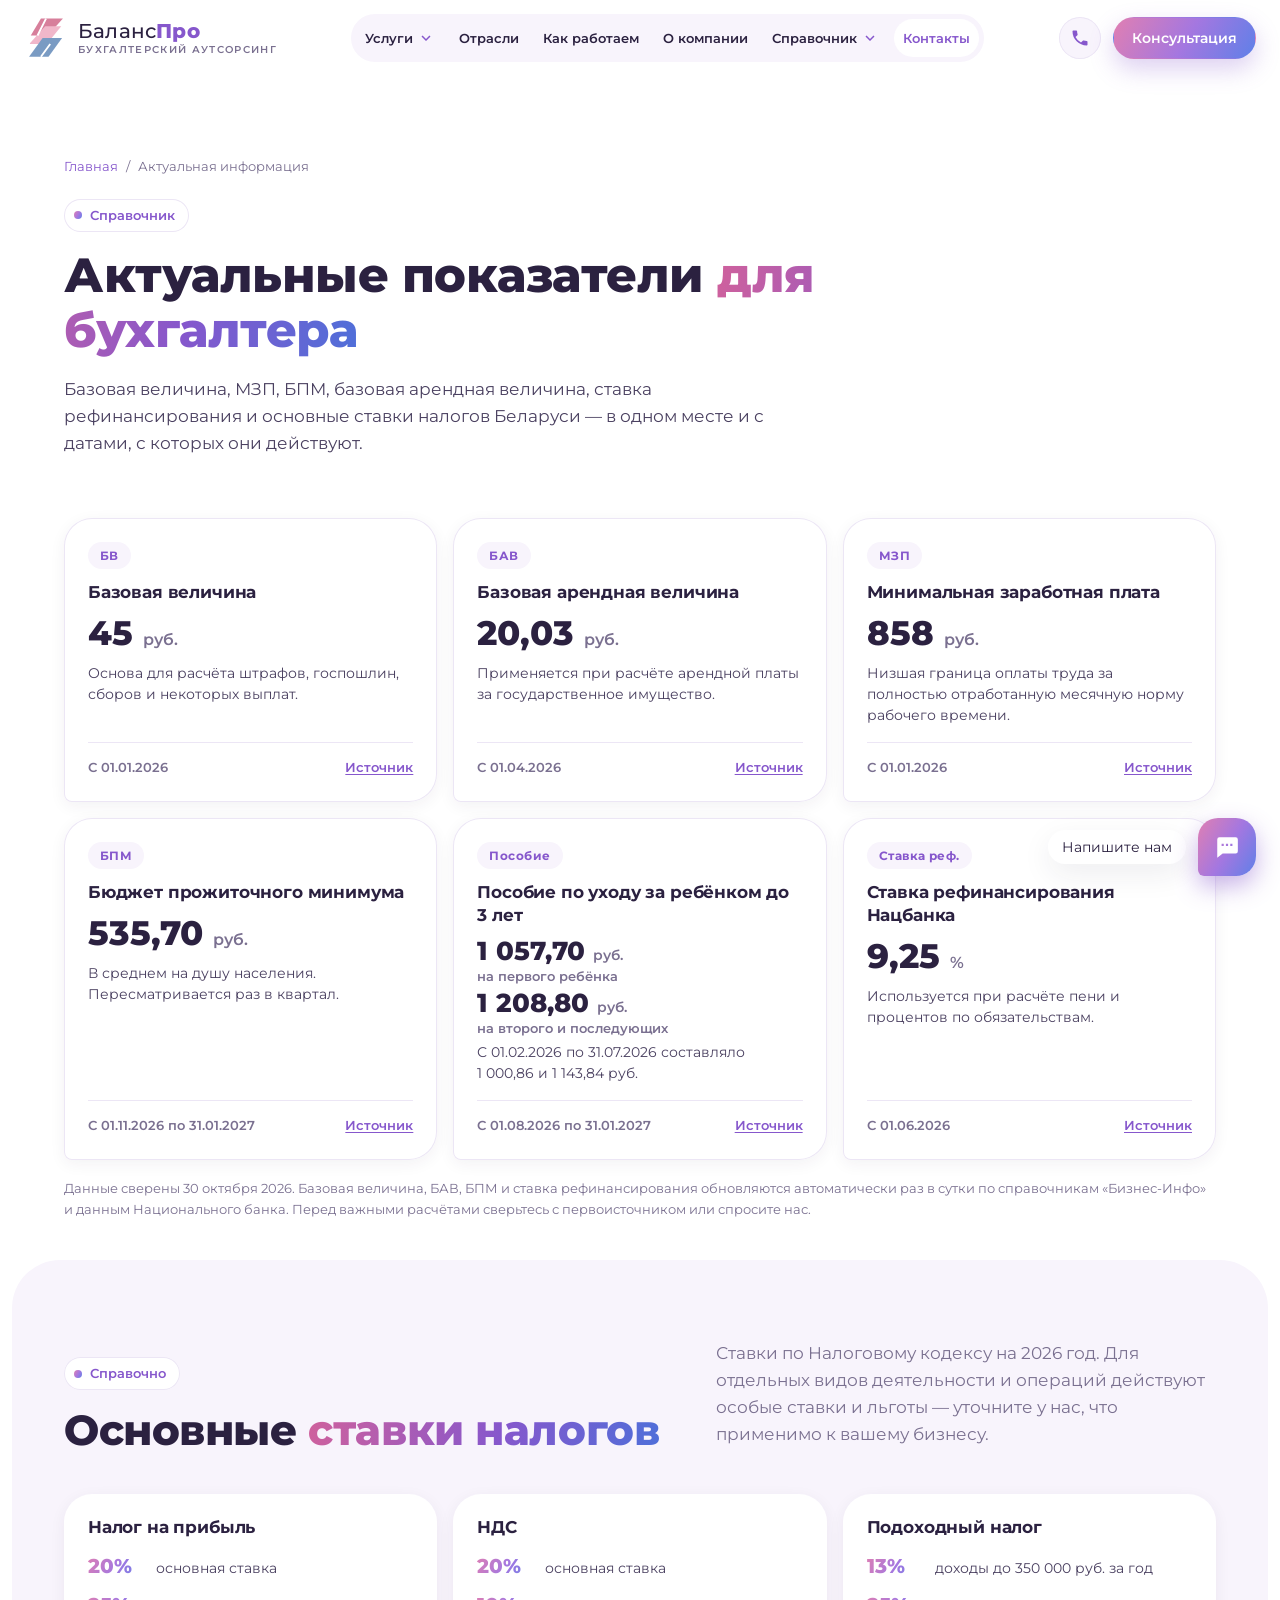
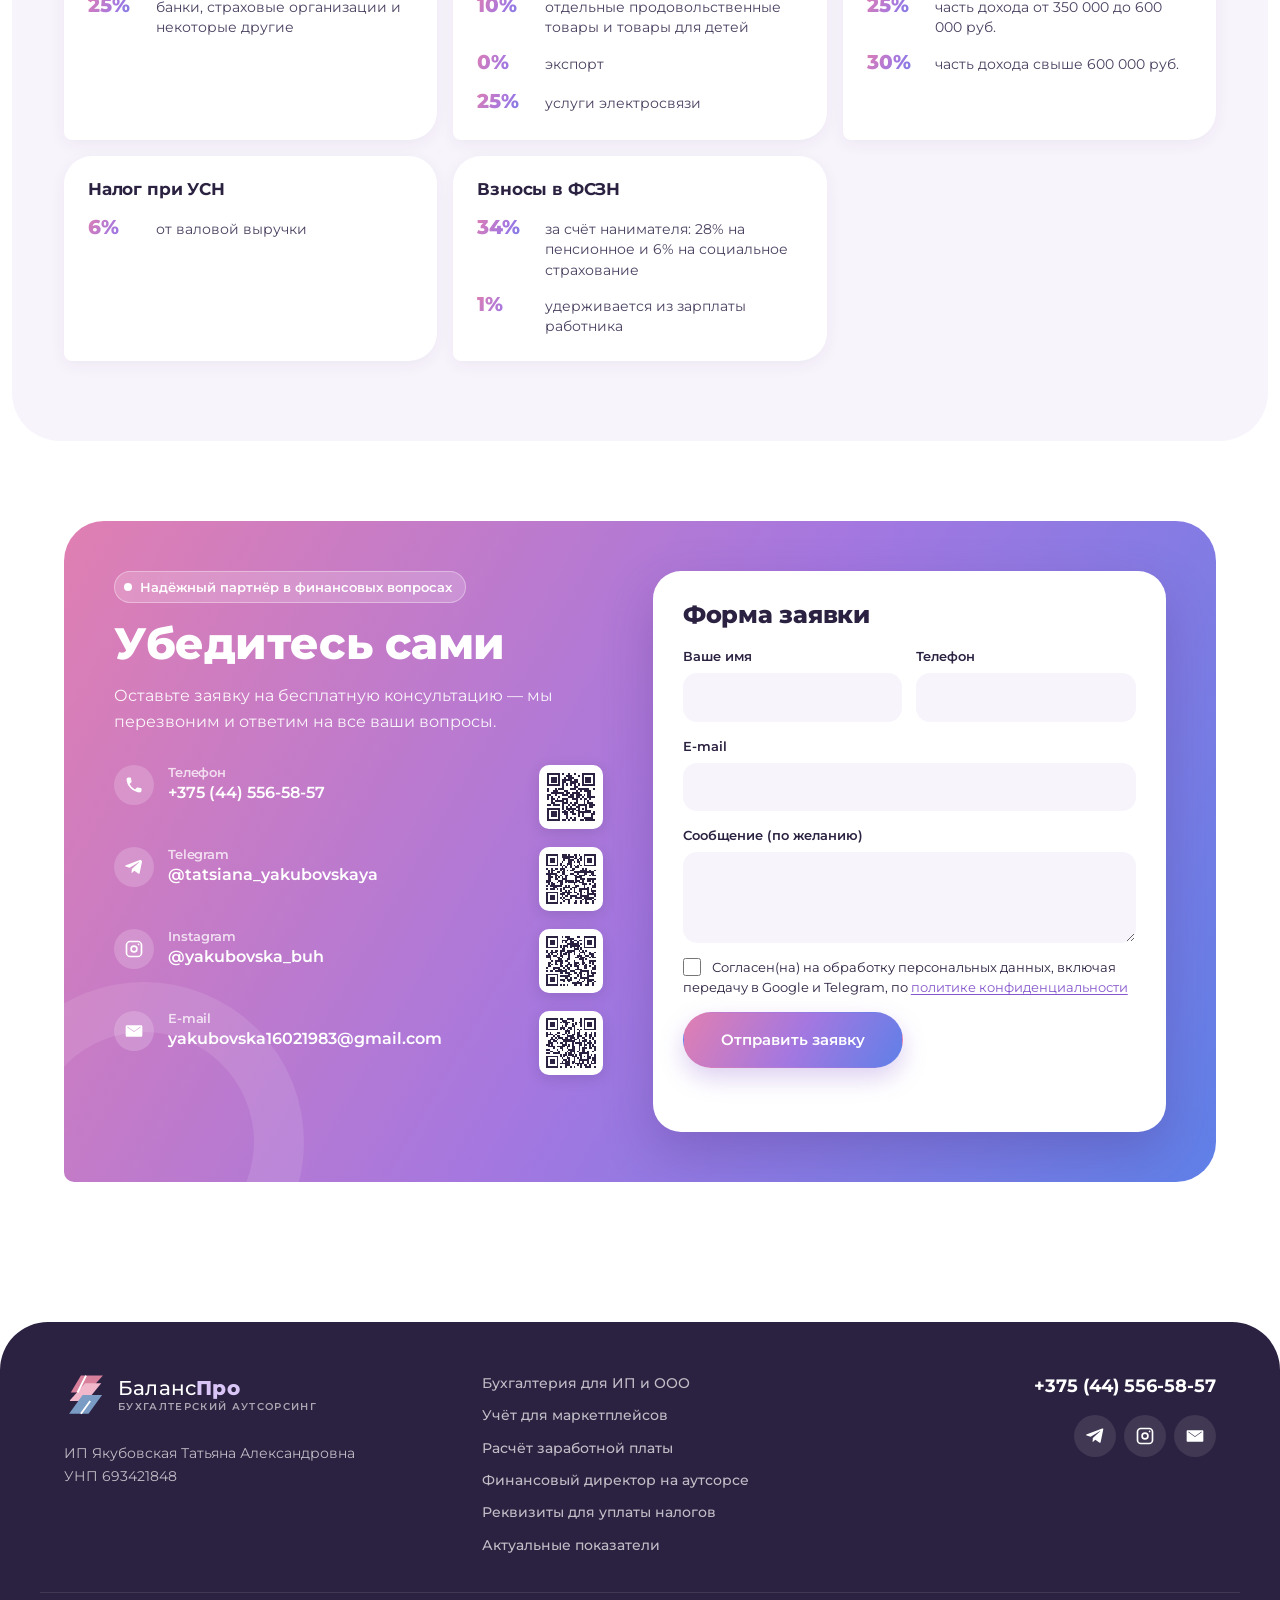
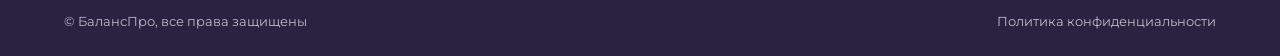
<file: pokazateli/index.html>
<!doctype html>
<html lang="ru">
<head>
  <meta charset="utf-8">
  <meta name="viewport" content="width=device-width, initial-scale=1">
  <title>Базовая величина, МЗП, БПМ и ставки налогов в Беларуси — актуальные показатели | БалансПро</title>
  <meta name="description" content="Актуальные показатели для бухгалтера: базовая величина, минимальная зарплата, БПМ, базовая арендная величина, ставка рефинансирования, пособие до 3 лет и основные ставки налогов Беларуси.">
  <link rel="canonical" href="https://jmsbrn.github.io/balans-pro/pokazateli/">
  <meta name="robots" content="index, follow, max-image-preview:large">
  <meta name="theme-color" content="#8657cc">

  <meta property="og:type" content="website">
  <meta property="og:locale" content="ru_RU">
  <meta property="og:site_name" content="БалансПро">
  <meta property="og:title" content="Базовая величина, МЗП, БПМ и ставки налогов в Беларуси — актуальные показатели | БалансПро">
  <meta property="og:description" content="Актуальные показатели для бухгалтера: базовая величина, минимальная зарплата, БПМ, базовая арендная величина, ставка рефинансирования, пособие до 3 лет и основные ставки налогов Беларуси.">
  <meta property="og:url" content="https://jmsbrn.github.io/balans-pro/pokazateli/">
  <meta property="og:image" content="https://jmsbrn.github.io/balans-pro/assets/og-image.jpg?v=2">
  <meta property="og:image:width" content="1200">
  <meta property="og:image:height" content="630">
  <meta property="og:image:alt" content="БалансПро — бухгалтерские услуги в Минске">
  <meta name="twitter:card" content="summary_large_image">

  <link rel="icon" href="../assets/favicon.svg?v=3" type="image/svg+xml">
  <link rel="icon" href="../assets/favicon-32.png?v=3" sizes="32x32" type="image/png">
  <link rel="apple-touch-icon" href="../assets/apple-touch-icon.png?v=3">

  <link rel="preconnect" href="https://fonts.googleapis.com">
  <link rel="preconnect" href="https://fonts.gstatic.com" crossorigin>
  <link href="https://fonts.googleapis.com/css2?family=Montserrat:wght@400;500;600;700;800&display=swap" rel="stylesheet">
  <link rel="stylesheet" href="../styles.css?v=29">

  <script type="application/ld+json">
  {
    "@context": "https://schema.org",
    "@graph": [
      {
        "@type": "WebPage",
        "name": "Актуальные показатели для бухгалтера",
        "url": "https://jmsbrn.github.io/balans-pro/pokazateli/",
        "publisher": {
          "@id": "https://jmsbrn.github.io/balans-pro/#company"
        }
      },
      {
        "@type": "BreadcrumbList",
        "itemListElement": [
          {
            "@type": "ListItem",
            "position": 1,
            "name": "Главная",
            "item": "https://jmsbrn.github.io/balans-pro/"
          },
          {
            "@type": "ListItem",
            "position": 2,
            "name": "Актуальные показатели для бухгалтера",
            "item": "https://jmsbrn.github.io/balans-pro/pokazateli/"
          }
        ]
      }
    ]
  }
  </script>
</head>
<body>

<svg width="0" height="0" style="position:absolute" aria-hidden="true">
  <symbol id="i-gears" viewBox="0 0 24 24"><path fill="currentColor" d="M9.5 2l.5 2.1c.6.2 1.1.5 1.6.9l2-.7 1.5 2.6-1.6 1.4c.1.6.1 1.2 0 1.8l1.6 1.4-1.5 2.6-2-.7c-.5.4-1 .7-1.6.9L9.5 16h-3L6 13.9c-.6-.2-1.1-.5-1.6-.9l-2 .7L.9 11.1l1.6-1.4c-.1-.6-.1-1.2 0-1.8L.9 6.5l1.5-2.6 2 .7c.5-.4 1-.7 1.6-.9L6.5 2h3zM8 6.5a2.5 2.5 0 100 5 2.5 2.5 0 000-5zM18 12l.4 1.4c.4.1.7.3 1 .6l1.4-.4.9 1.6-1 1c.1.4.1.8 0 1.2l1 1-.9 1.6-1.4-.4c-.3.3-.6.5-1 .6L18 22h-1.8l-.4-1.4c-.4-.1-.7-.3-1-.6l-1.4.4-.9-1.6 1-1a3 3 0 010-1.2l-1-1 .9-1.6 1.4.4c.3-.3.6-.5 1-.6l.4-1.4H18zm-.9 3.6a1.4 1.4 0 100 2.8 1.4 1.4 0 000-2.8z"/></symbol>
  <symbol id="i-chart" viewBox="0 0 24 24"><path fill="currentColor" d="M3 3h2v16h16v2H3V3zm16.3 3.3l1.4 1.4-6.2 6.2-3-3-3.8 3.8-1.4-1.4 5.2-5.2 3 3 4.8-4.8z"/></symbol>
  <symbol id="i-shield" viewBox="0 0 24 24"><path fill="currentColor" d="M12 2l8 3v6c0 5-3.4 9.4-8 11-4.6-1.6-8-6-8-11V5l8-3zm-1 13.2l5.7-5.7-1.4-1.4L11 12.4 8.7 10.1l-1.4 1.4 3.7 3.7z"/></symbol>
  <symbol id="i-team" viewBox="0 0 24 24"><path fill="currentColor" d="M8 11a3.5 3.5 0 110-7 3.5 3.5 0 010 7zm8.5 0a3 3 0 110-6 3 3 0 010 6zM1 19c0-3.3 3.1-6 7-6s7 2.7 7 6v1H1v-1zm15 1v-1c0-1.7-.6-3.2-1.6-4.4.4-.1.7-.1 1.1-.1 3.3 0 6 2.2 6 5v.5h-5.5z"/></symbol>
  <symbol id="i-clock" viewBox="0 0 24 24"><path fill="currentColor" d="M12 2a10 10 0 110 20 10 10 0 010-20zm0 2a8 8 0 100 16 8 8 0 000-16zm1 3v4.6l3.4 2-1 1.7L11 12.7V7h2z"/></symbol>
  <symbol id="i-law" viewBox="0 0 24 24"><path fill="currentColor" d="M6 2h9l5 5v13a2 2 0 01-2 2H6a2 2 0 01-2-2V4a2 2 0 012-2zm8 1.5V8h4.5L14 3.5zM7 11v2h10v-2H7zm0 4v2h7v-2H7z"/></symbol>
  <symbol id="i-bolt" viewBox="0 0 24 24"><path fill="currentColor" d="M13 2L4 14h6l-1 8 9-12h-6l1-8z"/></symbol>
  <symbol id="i-chat" viewBox="0 0 24 24"><path fill="currentColor" d="M4 3h16a2 2 0 012 2v11a2 2 0 01-2 2H8l-5 4V5a2 2 0 012-2zm3 6v2h2V9H7zm4 0v2h2V9h-2zm4 0v2h2V9h-2z"/></symbol>
  <symbol id="i-scale" viewBox="0 0 24 24"><path fill="currentColor" d="M11 3h2v2h6v2h-1.2l2.9 6.5c.2.5-.1 1-.5 1.2-.9.4-1.7.5-2.7.5s-1.8-.1-2.7-.5c-.4-.2-.7-.7-.5-1.2L17.2 7H13v12h4v2H7v-2h4V7H6.8l2.9 6.5c.2.5-.1 1-.5 1.2-.9.4-1.7.5-2.7.5s-1.8-.1-2.7-.5c-.4-.2-.7-.7-.5-1.2L6.2 7H5V5h6V3zM6 9.2L4.6 12.6h2.8L6 9.2zm12 0l-1.4 3.4h2.8L18 9.2z"/></symbol>
  <symbol id="i-doc" viewBox="0 0 24 24"><path fill="currentColor" d="M6 2h9l5 5v13a2 2 0 01-2 2H6a2 2 0 01-2-2V4a2 2 0 012-2zm8 1.5V8h4.5L14 3.5zM8 12h8v2H8v-2zm0 4h8v2H8v-2z"/></symbol>
  <symbol id="i-user" viewBox="0 0 24 24"><path fill="currentColor" d="M12 12a5 5 0 110-10 5 5 0 010 10zm-9 9c0-4.4 4-7 9-7s9 2.6 9 7v1H3v-1z"/></symbol>
  <symbol id="i-cart" viewBox="0 0 24 24"><path fill="currentColor" d="M2 3h3l2.6 11.2c.1.5.5.8 1 .8h9.7c.5 0 .9-.3 1-.8L21 7H6.4L6 5H2V3zm7 16a2 2 0 110 4 2 2 0 010-4zm8 0a2 2 0 110 4 2 2 0 010-4z"/></symbol>
  <symbol id="i-wallet" viewBox="0 0 24 24"><path fill="currentColor" d="M4 5h14v2H5v10h15v-3h-5a2 2 0 01-2-2v-1a2 2 0 012-2h7v8a2 2 0 01-2 2H5a2 2 0 01-2-2V7a2 2 0 011-2zm11 6v1h1v-1h-1z"/></symbol>
  <symbol id="i-layers" viewBox="0 0 24 24"><path fill="currentColor" d="M12 2l10 5-10 5L2 7l10-5zm-7.8 8.4L12 14.3l7.8-3.9L22 11.5l-10 5-10-5 2.2-1.1zm0 4.5L12 18.8l7.8-3.9 2.2 1.1-10 5-10-5 2.2-1.1z"/></symbol>
  <symbol id="i-receipt" viewBox="0 0 24 24"><path fill="currentColor" d="M5 2h14v20l-3-2-2 2-2-2-2 2-2-2-3 2V2zm3 5v2h8V7H8zm0 4v2h8v-2H8zm0 4v2h5v-2H8z"/></symbol>
  <symbol id="i-plus" viewBox="0 0 24 24"><path fill="currentColor" d="M11 4h2v7h7v2h-7v7h-2v-7H4v-2h7V4z"/></symbol>
  <symbol id="i-send" viewBox="0 0 24 24"><path fill="currentColor" d="M2 21l21-9L2 3v7l15 2-15 2v7z"/></symbol>
  <symbol id="i-mail" viewBox="0 0 24 24"><path fill="currentColor" d="M3 5h18a1 1 0 011 1v12a1 1 0 01-1 1H3a1 1 0 01-1-1V6a1 1 0 011-1zm9 7.2L4.5 7H4v.6l8 5.6 8-5.6V7h-.5L12 12.2z"/></symbol>
  <symbol id="i-phone" viewBox="0 0 24 24"><path fill="currentColor" d="M6.6 10.8a15.1 15.1 0 006.6 6.6l2.2-2.2c.3-.3.7-.4 1-.2 1.1.4 2.3.6 3.6.6.6 0 1 .4 1 1V20c0 .6-.4 1-1 1A17 17 0 013 4c0-.6.4-1 1-1h3.5c.6 0 1 .4 1 1 0 1.3.2 2.5.6 3.6.1.3 0 .7-.2 1l-2.3 2.2z"/></symbol>
  <symbol id="i-pin" viewBox="0 0 24 24"><path fill="currentColor" d="M12 2a7 7 0 017 7c0 5.2-7 13-7 13S5 14.2 5 9a7 7 0 017-7zm0 4.5a2.5 2.5 0 100 5 2.5 2.5 0 000-5z"/></symbol>
  <symbol id="i-tg" viewBox="0 0 24 24"><path fill="currentColor" d="M21.9 4.3l-3.1 14.8c-.2 1-.8 1.3-1.7.8l-4.7-3.5-2.3 2.2c-.3.3-.5.5-1 .5l.3-4.8 8.8-7.9c.4-.3-.1-.5-.6-.2L6.8 13l-4.7-1.5c-1-.3-1-1 .2-1.5l18.3-7c.9-.3 1.6.2 1.3 1.3z"/></symbol>
  <symbol id="i-ig" viewBox="0 0 24 24"><path fill="currentColor" d="M7 2h10a5 5 0 015 5v10a5 5 0 01-5 5H7a5 5 0 01-5-5V7a5 5 0 015-5zm0 2a3 3 0 00-3 3v10a3 3 0 003 3h10a3 3 0 003-3V7a3 3 0 00-3-3H7zm5 3.5a4.5 4.5 0 110 9 4.5 4.5 0 010-9zm0 2a2.5 2.5 0 100 5 2.5 2.5 0 000-5zm5.5-4a1 1 0 110 2 1 1 0 010-2z"/></symbol>
  <symbol id="i-viber" viewBox="0 0 24 24"><path fill="currentColor" d="M12 2c5.5 0 9 2.7 9 8.5S17.5 19 12 19c-.8 0-1.6-.1-2.3-.2L6 21.5V18c-2-1.4-3-4-3-7.5C3 4.7 6.5 2 12 2zm-2.6 4.6c-.3 0-.7.1-1 .5-.4.4-.9 1.2-.6 2.3.6 2.1 2.4 4.4 4.8 5.6 1.2.6 2 .4 2.5 0 .4-.4.5-.8.4-1.1l-1.6-1c-.3-.2-.6-.1-.8.1l-.5.6c-.9-.3-2.1-1.5-2.4-2.4l.6-.5c.2-.2.3-.5.1-.8l-1-1.6c-.1-.2-.3-.3-.5-.3z"/></symbol>
  <symbol id="i-close" viewBox="0 0 24 24"><path fill="currentColor" d="M6.4 5L12 10.6 17.6 5 19 6.4 13.4 12l5.6 5.6-1.4 1.4-5.6-5.6L6.4 19 5 17.6 10.6 12 5 6.4 6.4 5z"/></symbol>
  <symbol id="i-chevron" viewBox="0 0 24 24"><path fill="currentColor" d="M7.4 8.6L12 13.2l4.6-4.6L18 10l-6 6-6-6 1.4-1.4z"/></symbol>
  <symbol id="i-calc" viewBox="0 0 24 24"><path fill="currentColor" d="M6 2h12a2 2 0 012 2v16a2 2 0 01-2 2H6a2 2 0 01-2-2V4a2 2 0 012-2zm0 2v4h12V4H6zm1 7v2h2v-2H7zm4 0v2h2v-2h-2zm4 0v6h2v-6h-2zm-8 4v2h2v-2H7zm4 0v2h2v-2h-2z"/></symbol>
  <symbol id="i-user-plus" viewBox="0 0 24 24"><path fill="currentColor" d="M9 12a5 5 0 110-10 5 5 0 010 10zm-8 9c0-4.4 3.6-7 8-7s8 2.6 8 7v1H1v-1zm18-13h2v3h3v2h-3v3h-2v-3h-3v-2h3V8z"/></symbol>
  <symbol id="i-arrow" viewBox="0 0 24 24"><path fill="currentColor" d="M14.5 5l7 7-7 7-1.4-1.4 4.6-4.6H3v-2h14.7l-4.6-4.6L14.5 5z"/></symbol>
</svg>

<header class="site-header">
  <div class="container header-inner">
    <a class="logo" href="../" aria-label="БалансПро — на главную">
      <svg class="logo-icon" viewBox="0 0 52 55" fill="none" aria-hidden="true"><path d="M20 4 46 4 28 24H8L20 4Z" fill="#d77f9b"/><path d="m7 33 18-20h19L27 34H7Z" fill="#f1b7ca"/><path d="m6 49 16-22h23L29 49H6Z" fill="#7a9bc3"/><path d="M26 4 16 24m15 10-11 15" stroke="white" stroke-width="2.2"/></svg>
      <span class="logo-words"><span class="logo-text">Баланс<b>Про</b></span><small>Бухгалтерский аутсорсинг</small></span>
    </a>

    <button class="nav-toggle" aria-expanded="false" aria-controls="nav" aria-label="Меню">
      <span></span><span></span><span></span>
    </button>

    <nav id="nav" class="nav">
      <div class="nav-item has-sub">
        <button class="nav-sub-toggle" type="button" aria-expanded="false">Услуги<svg><use href="#i-chevron"/></svg></button>
        <ul class="sub-menu">
          <li><a href="../#services">Бухгалтерский аутсорсинг</a></li>
          <li><a href="../#services">Заработная плата и кадры</a></li>
          <li><a href="../#services">Отчётность</a></li>
          <li><a href="../#services">Регистрация и ликвидация ИП и организаций</a></li>
          <li><a href="../#services">Персонифицированный учёт</a></li>
          <li><a href="../#services">Консультации и сопровождение</a></li>
          <li><a href="../findir/">Финансовый директор на аутсорсе</a></li>
        </ul>
      </div>
      <a href="../#industries">Отрасли</a>
      <a href="../#how">Как работаем</a>
      <a href="../#about">О компании</a>
      <div class="nav-item has-sub">
        <button class="nav-sub-toggle" type="button" aria-expanded="false">Справочник<svg><use href="#i-chevron"/></svg></button>
        <ul class="sub-menu">
          <li><a href="../rekvizity/">Реквизиты платежей</a></li>
          <li><a href="../pokazateli/">Актуальная информация</a></li>
        </ul>
      </div>
      <a href="#contacts">Контакты</a>
    </nav>

    <div class="header-actions">
      <a class="header-tel" href="tel:+375445565857" aria-label="Позвонить: +375 (44) 556-58-57" title="Позвонить: +375 (44) 556-58-57"><svg><use href="#i-phone"/></svg></a>
      <button class="btn btn--primary btn--sm" data-modal-open>Консультация</button>
    </div>
  </div>
</header>

<main id="top">

  <!-- Актуальные показатели. Карточки строит build.py из assets/data/pokazateli.json, обновление — tools/update_pokazateli.py -->
  <section class="section rq-hero">
    <div class="container">
      <nav class="crumbs" aria-label="Навигация"><a href="../">Главная</a><span>/</span>Актуальная информация</nav>
      <span class="tag">Справочник</span>
      <h1>Актуальные показатели <em>для бухгалтера</em></h1>
      <p class="rq-lead">Базовая величина, МЗП, БПМ, базовая арендная величина, ставка рефинансирования и основные ставки налогов Беларуси — в одном месте и с датами, с которых они действуют.</p>
    </div>
  </section>

  <section class="section section--tight" id="pokazateli">
    <div class="container">
      <div class="kpi-grid">
        <article class="kpi-card" id="bv">
          <span class="kpi-abbr">БВ</span>
          <h2>Базовая величина</h2>
          <p class="kpi-value">45 <span>руб.</span></p>
          <p class="kpi-note">Основа для расчёта штрафов, госпошлин, сборов и некоторых выплат.</p>
          <p class="kpi-meta"><span>С 01.01.2026</span><a href="https://bii.by/docs/razmer-bazovoj-velichiny-60204" target="_blank" rel="noopener">Источник</a></p>
        </article>
        <article class="kpi-card" id="bav">
          <span class="kpi-abbr">БАВ</span>
          <h2>Базовая арендная величина</h2>
          <p class="kpi-value">20,03 <span>руб.</span></p>
          <p class="kpi-note">Применяется при расчёте арендной платы за государственное имущество.</p>
          <p class="kpi-meta"><span>С 01.04.2026</span><a href="https://bii.by/docs/razmer-bazovoj-arendnoj-velichiny-235259" target="_blank" rel="noopener">Источник</a></p>
        </article>
        <article class="kpi-card" id="mzp">
          <span class="kpi-abbr">МЗП</span>
          <h2>Минимальная заработная плата</h2>
          <p class="kpi-value">858 <span>руб.</span></p>
          <p class="kpi-note">Низшая граница оплаты труда за полностью отработанную месячную норму рабочего времени.</p>
          <p class="kpi-meta"><span>С 01.01.2026</span><a href="https://bii.by/docs/razmer-minimalnoj-zarabotnoj-platy-mesyachnoj-i-chasovoj-v-2026-godu-498170" target="_blank" rel="noopener">Источник</a></p>
        </article>
        <article class="kpi-card" id="bpm">
          <span class="kpi-abbr">БПМ</span>
          <h2>Бюджет прожиточного минимума</h2>
          <p class="kpi-value">535,70 <span>руб.</span></p>
          <p class="kpi-note">В среднем на душу населения. Пересматривается раз в квартал.</p>
          <p class="kpi-meta"><span>С 01.11.2026 по 31.01.2027</span><a href="https://bii.by/docs/byudzhet-prozhitochnogo-minimuma-bpm-v-srednem-na-dushu-naseleniya-i-46296" target="_blank" rel="noopener">Источник</a></p>
        </article>
        <article class="kpi-card" id="posobie">
          <span class="kpi-abbr">Пособие</span>
          <h2>Пособие по уходу за ребёнком до 3 лет</h2>
          <p class="kpi-value kpi-value--pair">1 057,70 <span>руб.</span><small>на первого ребёнка</small></p><p class="kpi-value kpi-value--pair">1 208,80 <span>руб.</span><small>на второго и последующих</small></p>
          <p class="kpi-note">С 01.02.2026 по 31.07.2026 составляло 1 000,86 и 1 143,84 руб.</p>
          <p class="kpi-meta"><span>С 01.08.2026 по 31.01.2027</span><a href="https://pravo.by/novosti/obshchestvenno-politicheskie-i-v-oblasti-prava/2026/94349/" target="_blank" rel="noopener">Источник</a></p>
        </article>
        <article class="kpi-card" id="refin">
          <span class="kpi-abbr">Ставка реф.</span>
          <h2>Ставка рефинансирования Нацбанка</h2>
          <p class="kpi-value">9,25 <span>%</span></p>
          <p class="kpi-note">Используется при расчёте пени и процентов по обязательствам.</p>
          <p class="kpi-meta"><span>С 01.06.2026</span><a href="https://www.nbrb.by/statistics/monetarypolicyinstruments/refinancingrate" target="_blank" rel="noopener">Источник</a></p>
        </article>
      </div>
      <p class="rq-source">Данные сверены 30 октября 2026. Базовая величина, БАВ, БПМ и ставка рефинансирования обновляются автоматически раз в сутки по справочникам <span class="nowrap">«Бизнес-Инфо»</span> и данным Национального банка. Перед важными расчётами сверьтесь с первоисточником или спросите нас.</p>
    </div>
  </section>

  <section class="section section--soft" id="nalogi">
    <div class="container">
      <div class="sec-head">
        <div>
          <span class="tag">Справочно</span>
          <h2>Основные <em>ставки налогов</em></h2>
        </div>
        <p>Ставки по Налоговому кодексу на 2026 год. Для отдельных видов деятельности и операций действуют особые ставки и льготы — уточните у нас, что применимо к вашему бизнесу.</p>
      </div>
      <div class="tax-grid">
        <article class="tax-card">
          <h3>Налог на прибыль</h3>
          <ul><li><b>20%</b><span>основная ставка</span></li><li><b>25%</b><span>банки, страховые организации и некоторые другие</span></li></ul>
        </article>
        <article class="tax-card">
          <h3>НДС</h3>
          <ul><li><b>20%</b><span>основная ставка</span></li><li><b>10%</b><span>отдельные продовольственные товары и товары для детей</span></li><li><b>0%</b><span>экспорт</span></li><li><b>25%</b><span>услуги электросвязи</span></li></ul>
        </article>
        <article class="tax-card">
          <h3>Подоходный налог</h3>
          <ul><li><b>13%</b><span>доходы до 350 000 руб. за год</span></li><li><b>25%</b><span>часть дохода от 350 000 до 600 000 руб.</span></li><li><b>30%</b><span>часть дохода свыше 600 000 руб.</span></li></ul>
        </article>
        <article class="tax-card">
          <h3>Налог при УСН</h3>
          <ul><li><b>6%</b><span>от валовой выручки</span></li></ul>
        </article>
        <article class="tax-card">
          <h3>Взносы в ФСЗН</h3>
          <ul><li><b>34%</b><span>за счёт нанимателя: 28% на пенсионное и 6% на социальное страхование</span></li><li><b>1%</b><span>удерживается из зарплаты работника</span></li></ul>
        </article>
      </div>
    </div>
  </section>

  <section class="section" id="contacts">
    <div class="container">
      <div class="contact-box reveal">
        <div class="contact-info">
          <span class="tag tag--light">Надёжный партнёр в финансовых вопросах</span>
          <h2>Убедитесь сами</h2>
          <p>Оставьте заявку на бесплатную консультацию — мы перезвоним и ответим на все ваши вопросы.</p>
          <ul class="contact-list">
            <li><svg><use href="#i-phone"/></svg><div><h3>Телефон</h3><a href="tel:+375445565857">+375 (44) 556-58-57</a></div><a class="contact-qr" href="tel:+375445565857" title="Наведите камеру телефона"><img src="../assets/qr/phone.svg" width="64" height="64" alt="QR-код телефона" loading="lazy"></a></li>
            <li><svg><use href="#i-tg"/></svg><div><h3>Telegram</h3><a href="https://t.me/tatsiana_yakubovskaya" target="_blank" rel="noopener">@tatsiana_yakubovskaya</a></div><a class="contact-qr" href="https://t.me/tatsiana_yakubovskaya" target="_blank" rel="noopener" title="Наведите камеру телефона"><img src="../assets/qr/telegram.svg" width="64" height="64" alt="QR-код Telegram" loading="lazy"></a></li>
            <li><svg><use href="#i-ig"/></svg><div><h3>Instagram</h3><a href="https://www.instagram.com/yakubovska_buh" target="_blank" rel="noopener">@yakubovska_buh</a></div><a class="contact-qr" href="https://www.instagram.com/yakubovska_buh" target="_blank" rel="noopener" title="Наведите камеру телефона"><img src="../assets/qr/instagram.svg" width="64" height="64" alt="QR-код Instagram" loading="lazy"></a></li>
            <li><svg><use href="#i-mail"/></svg><div><h3>E-mail</h3><a href="https://mail.google.com/mail/?view=cm&amp;fs=1&amp;to=yakubovska16021983@gmail.com" target="_blank" rel="noopener">yakubovska16021983<wbr>@gmail.com</a></div><a class="contact-qr" href="https://mail.google.com/mail/?view=cm&amp;fs=1&amp;to=yakubovska16021983@gmail.com" target="_blank" rel="noopener" title="Наведите камеру телефона"><img src="../assets/qr/email.svg" width="64" height="64" alt="QR-код e-mail" loading="lazy"></a></li>
          </ul>
        </div>
        <form class="contact-form" data-form novalidate>
          <h2>Форма заявки</h2>
          <div class="form-row">
            <label>Ваше имя<input name="name" type="text" autocomplete="name" required></label>
            <label>Телефон<input name="phone" type="tel" autocomplete="tel" required></label>
          </div>
          <label>E-mail<input name="email" type="email" autocomplete="email"></label>
          <label>Сообщение (по желанию)<textarea name="message" rows="3"></textarea></label>
          <input class="hp" name="website" type="text" tabindex="-1" autocomplete="off" aria-hidden="true">
          <label class="check"><input type="checkbox" required> Согласен(на) на обработку персональных данных, включая передачу в Google и Telegram, по <a href="../privacy/">политике конфиденциальности</a></label>
          <button class="btn btn--primary" type="submit">Отправить заявку</button>
          <p class="form-status" role="status"></p>
        </form>
      </div>
    </div>
  </section>

</main>

<footer class="site-footer">
  <div class="container footer-inner">
    <div class="footer-about">
      <a class="logo logo--light" href="../"><svg class="logo-icon" viewBox="0 0 52 55" fill="none" aria-hidden="true"><path d="M20 4 46 4 28 24H8L20 4Z" fill="#d77f9b"/><path d="m7 33 18-20h19L27 34H7Z" fill="#f1b7ca"/><path d="m6 49 16-22h23L29 49H6Z" fill="#7a9bc3"/><path d="M26 4 16 24m15 10-11 15" stroke="white" stroke-width="2.2"/></svg><span class="logo-words"><span class="logo-text">Баланс<b>Про</b></span><small>Бухгалтерский аутсорсинг</small></span></a>
      <p>ИП Якубовская Татьяна Александровна<br>УНП 693421848</p>
    </div>
    <ul class="footer-links">
      <li><a href="../#services">Бухгалтерия для ИП и ООО</a></li>
      <li><a href="../#services">Учёт для маркетплейсов</a></li>
      <li><a href="../#services">Расчёт заработной платы</a></li>
      <li><a href="../findir/">Финансовый директор на аутсорсе</a></li>
      <li><a href="../rekvizity/">Реквизиты для уплаты налогов</a></li>
      <li><a href="../pokazateli/">Актуальные показатели</a></li>
    </ul>
    <div class="footer-contacts">
      <a class="header-phone" href="tel:+375445565857">+375 (44) 556-58-57</a>
      <div class="footer-messengers">
        <a class="messenger" href="https://t.me/tatsiana_yakubovskaya" target="_blank" rel="noopener" aria-label="Telegram"><svg><use href="#i-tg"/></svg></a>
        <a class="messenger" href="https://www.instagram.com/yakubovska_buh" target="_blank" rel="noopener" aria-label="Instagram"><svg><use href="#i-ig"/></svg></a>
        <a class="messenger" href="https://mail.google.com/mail/?view=cm&amp;fs=1&amp;to=yakubovska16021983@gmail.com" target="_blank" rel="noopener" aria-label="E-mail"><svg><use href="#i-mail"/></svg></a>
      </div>
    </div>
  </div>
  <div class="container footer-bottom">
    <span>© БалансПро, все права защищены</span>
    <a href="../privacy/">Политика конфиденциальности</a>
  </div>
</footer>

<!-- Плавающая кнопка связи -->
<div class="fab" data-fab>
  <div class="fab-menu">
    <a href="tel:+375445565857"><svg><use href="#i-phone"/></svg>Позвонить</a>
    <a href="https://t.me/tatsiana_yakubovskaya" target="_blank" rel="noopener"><svg><use href="#i-tg"/></svg>Telegram</a>
    <a href="https://www.instagram.com/yakubovska_buh" target="_blank" rel="noopener"><svg><use href="#i-ig"/></svg>Instagram</a>
    <a href="https://mail.google.com/mail/?view=cm&amp;fs=1&amp;to=yakubovska16021983@gmail.com" target="_blank" rel="noopener"><svg><use href="#i-mail"/></svg>E-mail</a>
  </div>
  <span class="fab-label">Напишите нам</span>
  <button class="fab-btn" aria-expanded="false" aria-label="Способы связи"><svg class="fab-open"><use href="#i-chat"/></svg><svg class="fab-close"><use href="#i-close"/></svg></button>
</div>

<!-- Модальное окно -->
<div class="modal" data-modal hidden>
  <div class="modal-backdrop" data-modal-close></div>
  <form class="modal-dialog contact-form" data-form role="dialog" aria-modal="true" aria-labelledby="modal-title" novalidate>
    <button class="modal-x" type="button" data-modal-close aria-label="Закрыть"><svg><use href="#i-close"/></svg></button>
    <h2 id="modal-title">Оставить заявку</h2>
    <p class="modal-sub">Перезвоним в течение 15 минут в рабочее время</p>
    <label>Ваше имя<input name="name" type="text" autocomplete="name" required></label>
    <label>Телефон<input name="phone" type="tel" autocomplete="tel" required></label>
    <input class="hp" name="website" type="text" tabindex="-1" autocomplete="off" aria-hidden="true">
    <label class="check"><input type="checkbox" required> Согласен(на) на обработку персональных данных, включая передачу в Google и Telegram, по <a href="../privacy/">политике конфиденциальности</a></label>
    <button class="btn btn--primary" type="submit">Жду звонка</button>
    <p class="form-status" role="status"></p>
  </form>
</div>

<button class="to-top" aria-label="Наверх"><svg><use href="#i-arrow"/></svg></button>

<script src="../script.js?v=13"></script>
</body>
</html>
</file>
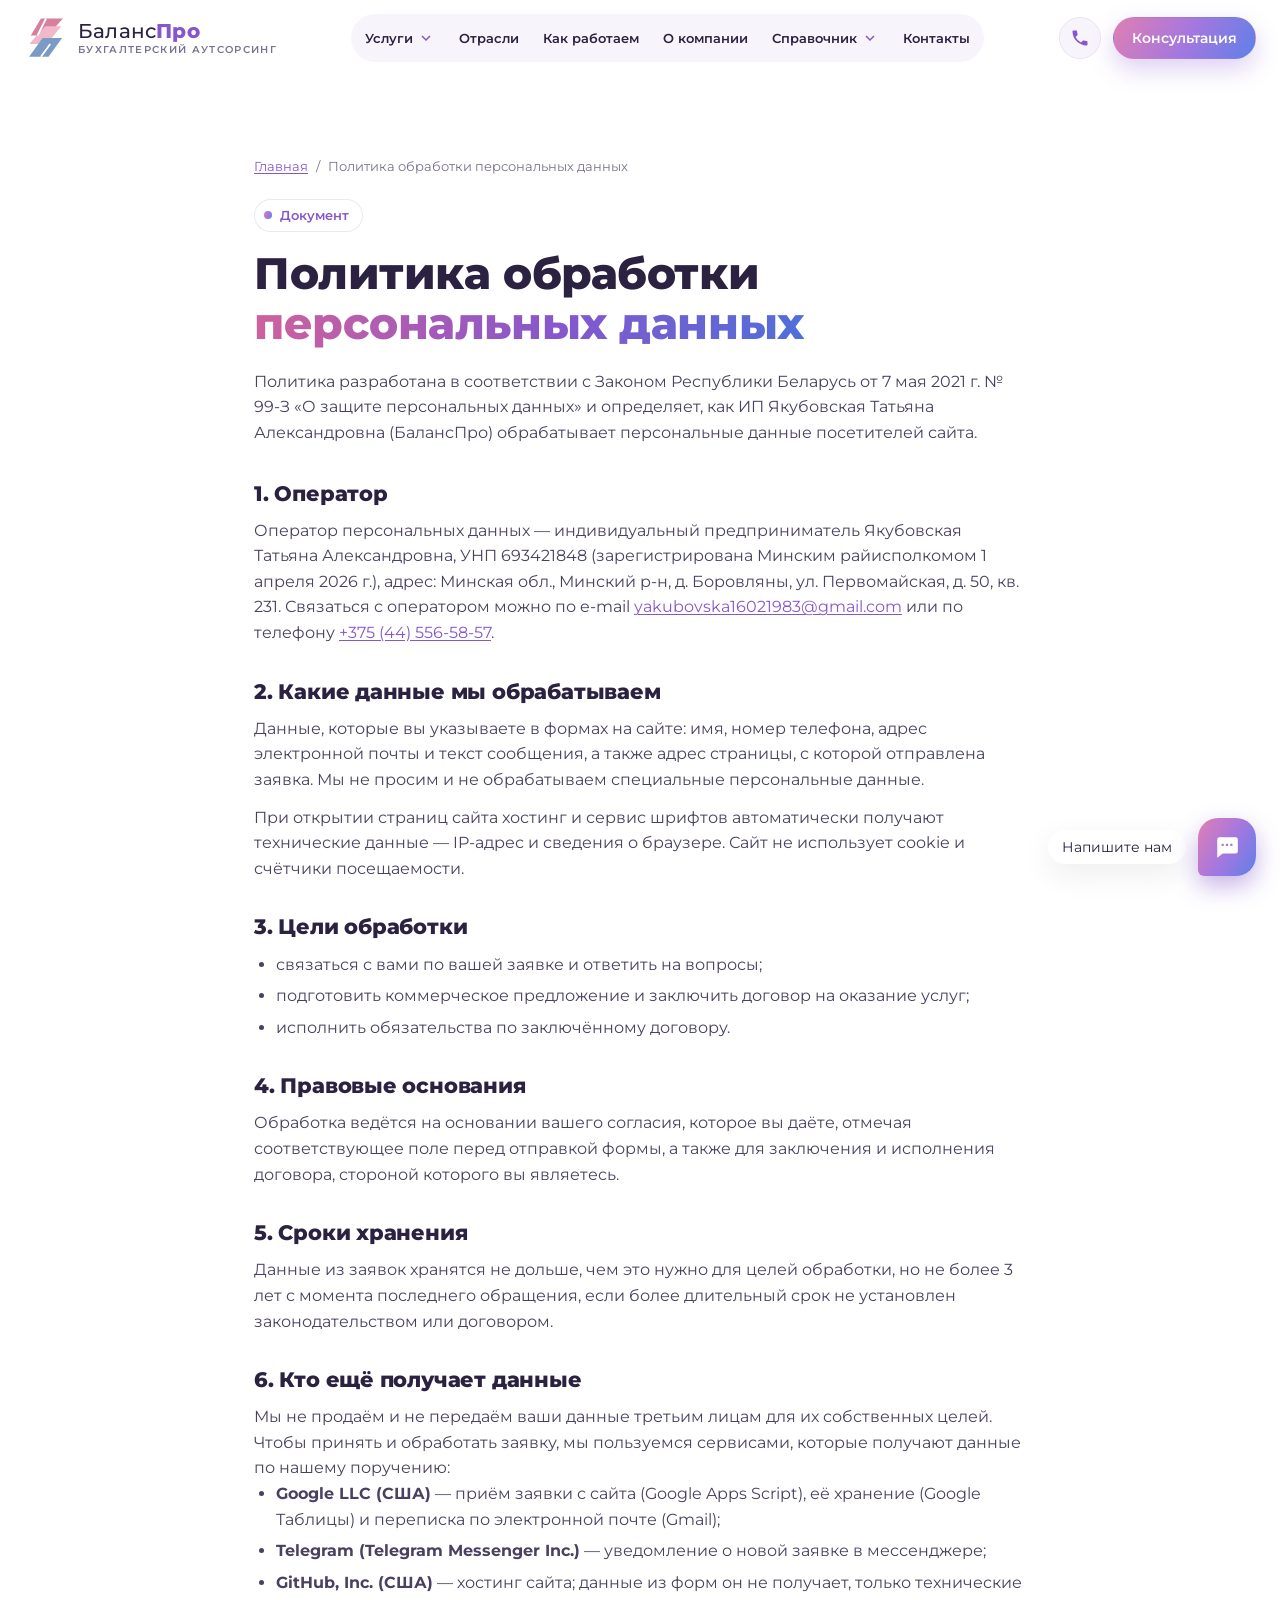
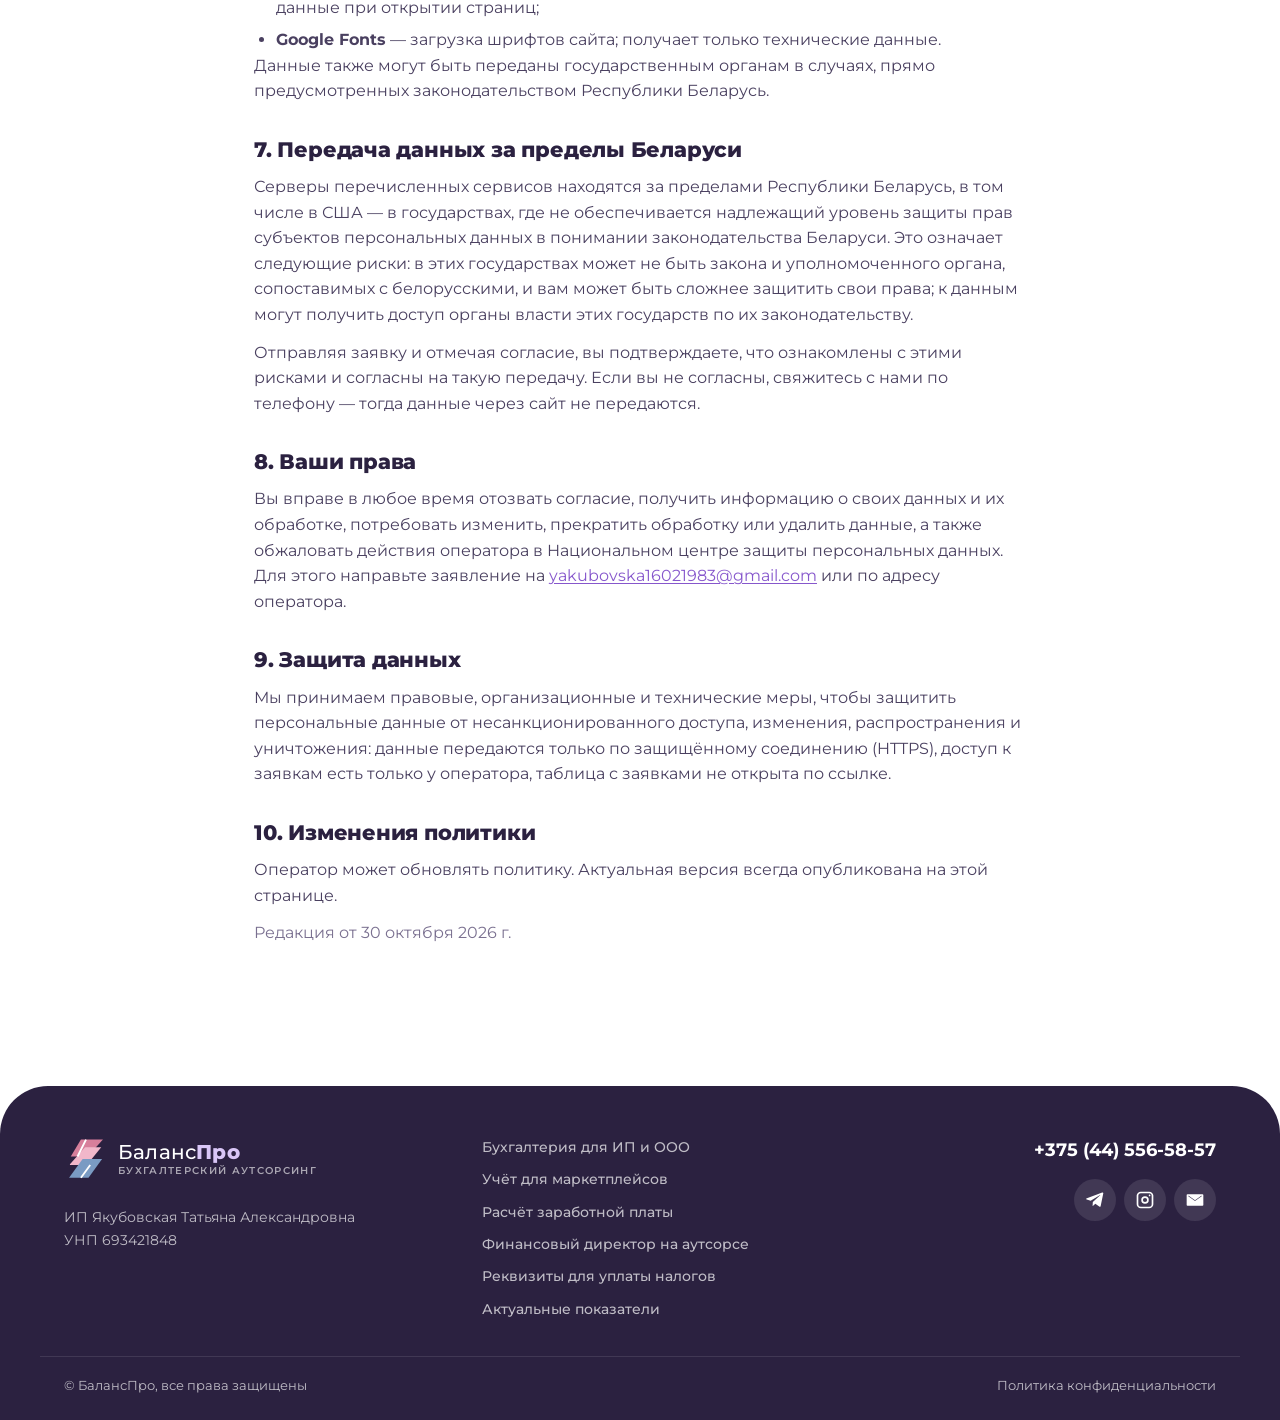
<file: privacy/index.html>
<!doctype html>
<html lang="ru">
<head>
  <meta charset="utf-8">
  <meta name="viewport" content="width=device-width, initial-scale=1">
  <title>Политика обработки персональных данных | БалансПро</title>
  <meta name="description" content="Как БалансПро собирает, использует и защищает персональные данные, которые вы оставляете на сайте.">
  <link rel="canonical" href="https://jmsbrn.github.io/balans-pro/privacy/">
  <meta name="robots" content="index, follow, max-image-preview:large">
  <meta name="theme-color" content="#8657cc">

  <meta property="og:type" content="website">
  <meta property="og:locale" content="ru_RU">
  <meta property="og:site_name" content="БалансПро">
  <meta property="og:title" content="Политика обработки персональных данных | БалансПро">
  <meta property="og:description" content="Как БалансПро собирает, использует и защищает персональные данные, которые вы оставляете на сайте.">
  <meta property="og:url" content="https://jmsbrn.github.io/balans-pro/privacy/">
  <meta property="og:image" content="https://jmsbrn.github.io/balans-pro/assets/og-image.jpg?v=2">
  <meta property="og:image:width" content="1200">
  <meta property="og:image:height" content="630">
  <meta property="og:image:alt" content="БалансПро — бухгалтерские услуги в Минске">
  <meta name="twitter:card" content="summary_large_image">

  <link rel="icon" href="../assets/favicon.svg?v=3" type="image/svg+xml">
  <link rel="icon" href="../assets/favicon-32.png?v=3" sizes="32x32" type="image/png">
  <link rel="apple-touch-icon" href="../assets/apple-touch-icon.png?v=3">

  <link rel="preconnect" href="https://fonts.googleapis.com">
  <link rel="preconnect" href="https://fonts.gstatic.com" crossorigin>
  <link href="https://fonts.googleapis.com/css2?family=Montserrat:wght@400;500;600;700;800&display=swap" rel="stylesheet">
  <link rel="stylesheet" href="../styles.css?v=29">

  <script type="application/ld+json">
  {
    "@context": "https://schema.org",
    "@graph": [
      {
        "@type": "WebPage",
        "name": "Политика обработки персональных данных",
        "url": "https://jmsbrn.github.io/balans-pro/privacy/",
        "publisher": {
          "@id": "https://jmsbrn.github.io/balans-pro/#company"
        }
      },
      {
        "@type": "BreadcrumbList",
        "itemListElement": [
          {
            "@type": "ListItem",
            "position": 1,
            "name": "Главная",
            "item": "https://jmsbrn.github.io/balans-pro/"
          },
          {
            "@type": "ListItem",
            "position": 2,
            "name": "Политика обработки персональных данных",
            "item": "https://jmsbrn.github.io/balans-pro/privacy/"
          }
        ]
      }
    ]
  }
  </script>
</head>
<body>

<svg width="0" height="0" style="position:absolute" aria-hidden="true">
  <symbol id="i-gears" viewBox="0 0 24 24"><path fill="currentColor" d="M9.5 2l.5 2.1c.6.2 1.1.5 1.6.9l2-.7 1.5 2.6-1.6 1.4c.1.6.1 1.2 0 1.8l1.6 1.4-1.5 2.6-2-.7c-.5.4-1 .7-1.6.9L9.5 16h-3L6 13.9c-.6-.2-1.1-.5-1.6-.9l-2 .7L.9 11.1l1.6-1.4c-.1-.6-.1-1.2 0-1.8L.9 6.5l1.5-2.6 2 .7c.5-.4 1-.7 1.6-.9L6.5 2h3zM8 6.5a2.5 2.5 0 100 5 2.5 2.5 0 000-5zM18 12l.4 1.4c.4.1.7.3 1 .6l1.4-.4.9 1.6-1 1c.1.4.1.8 0 1.2l1 1-.9 1.6-1.4-.4c-.3.3-.6.5-1 .6L18 22h-1.8l-.4-1.4c-.4-.1-.7-.3-1-.6l-1.4.4-.9-1.6 1-1a3 3 0 010-1.2l-1-1 .9-1.6 1.4.4c.3-.3.6-.5 1-.6l.4-1.4H18zm-.9 3.6a1.4 1.4 0 100 2.8 1.4 1.4 0 000-2.8z"/></symbol>
  <symbol id="i-chart" viewBox="0 0 24 24"><path fill="currentColor" d="M3 3h2v16h16v2H3V3zm16.3 3.3l1.4 1.4-6.2 6.2-3-3-3.8 3.8-1.4-1.4 5.2-5.2 3 3 4.8-4.8z"/></symbol>
  <symbol id="i-shield" viewBox="0 0 24 24"><path fill="currentColor" d="M12 2l8 3v6c0 5-3.4 9.4-8 11-4.6-1.6-8-6-8-11V5l8-3zm-1 13.2l5.7-5.7-1.4-1.4L11 12.4 8.7 10.1l-1.4 1.4 3.7 3.7z"/></symbol>
  <symbol id="i-team" viewBox="0 0 24 24"><path fill="currentColor" d="M8 11a3.5 3.5 0 110-7 3.5 3.5 0 010 7zm8.5 0a3 3 0 110-6 3 3 0 010 6zM1 19c0-3.3 3.1-6 7-6s7 2.7 7 6v1H1v-1zm15 1v-1c0-1.7-.6-3.2-1.6-4.4.4-.1.7-.1 1.1-.1 3.3 0 6 2.2 6 5v.5h-5.5z"/></symbol>
  <symbol id="i-clock" viewBox="0 0 24 24"><path fill="currentColor" d="M12 2a10 10 0 110 20 10 10 0 010-20zm0 2a8 8 0 100 16 8 8 0 000-16zm1 3v4.6l3.4 2-1 1.7L11 12.7V7h2z"/></symbol>
  <symbol id="i-law" viewBox="0 0 24 24"><path fill="currentColor" d="M6 2h9l5 5v13a2 2 0 01-2 2H6a2 2 0 01-2-2V4a2 2 0 012-2zm8 1.5V8h4.5L14 3.5zM7 11v2h10v-2H7zm0 4v2h7v-2H7z"/></symbol>
  <symbol id="i-bolt" viewBox="0 0 24 24"><path fill="currentColor" d="M13 2L4 14h6l-1 8 9-12h-6l1-8z"/></symbol>
  <symbol id="i-chat" viewBox="0 0 24 24"><path fill="currentColor" d="M4 3h16a2 2 0 012 2v11a2 2 0 01-2 2H8l-5 4V5a2 2 0 012-2zm3 6v2h2V9H7zm4 0v2h2V9h-2zm4 0v2h2V9h-2z"/></symbol>
  <symbol id="i-scale" viewBox="0 0 24 24"><path fill="currentColor" d="M11 3h2v2h6v2h-1.2l2.9 6.5c.2.5-.1 1-.5 1.2-.9.4-1.7.5-2.7.5s-1.8-.1-2.7-.5c-.4-.2-.7-.7-.5-1.2L17.2 7H13v12h4v2H7v-2h4V7H6.8l2.9 6.5c.2.5-.1 1-.5 1.2-.9.4-1.7.5-2.7.5s-1.8-.1-2.7-.5c-.4-.2-.7-.7-.5-1.2L6.2 7H5V5h6V3zM6 9.2L4.6 12.6h2.8L6 9.2zm12 0l-1.4 3.4h2.8L18 9.2z"/></symbol>
  <symbol id="i-doc" viewBox="0 0 24 24"><path fill="currentColor" d="M6 2h9l5 5v13a2 2 0 01-2 2H6a2 2 0 01-2-2V4a2 2 0 012-2zm8 1.5V8h4.5L14 3.5zM8 12h8v2H8v-2zm0 4h8v2H8v-2z"/></symbol>
  <symbol id="i-user" viewBox="0 0 24 24"><path fill="currentColor" d="M12 12a5 5 0 110-10 5 5 0 010 10zm-9 9c0-4.4 4-7 9-7s9 2.6 9 7v1H3v-1z"/></symbol>
  <symbol id="i-cart" viewBox="0 0 24 24"><path fill="currentColor" d="M2 3h3l2.6 11.2c.1.5.5.8 1 .8h9.7c.5 0 .9-.3 1-.8L21 7H6.4L6 5H2V3zm7 16a2 2 0 110 4 2 2 0 010-4zm8 0a2 2 0 110 4 2 2 0 010-4z"/></symbol>
  <symbol id="i-wallet" viewBox="0 0 24 24"><path fill="currentColor" d="M4 5h14v2H5v10h15v-3h-5a2 2 0 01-2-2v-1a2 2 0 012-2h7v8a2 2 0 01-2 2H5a2 2 0 01-2-2V7a2 2 0 011-2zm11 6v1h1v-1h-1z"/></symbol>
  <symbol id="i-layers" viewBox="0 0 24 24"><path fill="currentColor" d="M12 2l10 5-10 5L2 7l10-5zm-7.8 8.4L12 14.3l7.8-3.9L22 11.5l-10 5-10-5 2.2-1.1zm0 4.5L12 18.8l7.8-3.9 2.2 1.1-10 5-10-5 2.2-1.1z"/></symbol>
  <symbol id="i-receipt" viewBox="0 0 24 24"><path fill="currentColor" d="M5 2h14v20l-3-2-2 2-2-2-2 2-2-2-3 2V2zm3 5v2h8V7H8zm0 4v2h8v-2H8zm0 4v2h5v-2H8z"/></symbol>
  <symbol id="i-plus" viewBox="0 0 24 24"><path fill="currentColor" d="M11 4h2v7h7v2h-7v7h-2v-7H4v-2h7V4z"/></symbol>
  <symbol id="i-send" viewBox="0 0 24 24"><path fill="currentColor" d="M2 21l21-9L2 3v7l15 2-15 2v7z"/></symbol>
  <symbol id="i-mail" viewBox="0 0 24 24"><path fill="currentColor" d="M3 5h18a1 1 0 011 1v12a1 1 0 01-1 1H3a1 1 0 01-1-1V6a1 1 0 011-1zm9 7.2L4.5 7H4v.6l8 5.6 8-5.6V7h-.5L12 12.2z"/></symbol>
  <symbol id="i-phone" viewBox="0 0 24 24"><path fill="currentColor" d="M6.6 10.8a15.1 15.1 0 006.6 6.6l2.2-2.2c.3-.3.7-.4 1-.2 1.1.4 2.3.6 3.6.6.6 0 1 .4 1 1V20c0 .6-.4 1-1 1A17 17 0 013 4c0-.6.4-1 1-1h3.5c.6 0 1 .4 1 1 0 1.3.2 2.5.6 3.6.1.3 0 .7-.2 1l-2.3 2.2z"/></symbol>
  <symbol id="i-pin" viewBox="0 0 24 24"><path fill="currentColor" d="M12 2a7 7 0 017 7c0 5.2-7 13-7 13S5 14.2 5 9a7 7 0 017-7zm0 4.5a2.5 2.5 0 100 5 2.5 2.5 0 000-5z"/></symbol>
  <symbol id="i-tg" viewBox="0 0 24 24"><path fill="currentColor" d="M21.9 4.3l-3.1 14.8c-.2 1-.8 1.3-1.7.8l-4.7-3.5-2.3 2.2c-.3.3-.5.5-1 .5l.3-4.8 8.8-7.9c.4-.3-.1-.5-.6-.2L6.8 13l-4.7-1.5c-1-.3-1-1 .2-1.5l18.3-7c.9-.3 1.6.2 1.3 1.3z"/></symbol>
  <symbol id="i-ig" viewBox="0 0 24 24"><path fill="currentColor" d="M7 2h10a5 5 0 015 5v10a5 5 0 01-5 5H7a5 5 0 01-5-5V7a5 5 0 015-5zm0 2a3 3 0 00-3 3v10a3 3 0 003 3h10a3 3 0 003-3V7a3 3 0 00-3-3H7zm5 3.5a4.5 4.5 0 110 9 4.5 4.5 0 010-9zm0 2a2.5 2.5 0 100 5 2.5 2.5 0 000-5zm5.5-4a1 1 0 110 2 1 1 0 010-2z"/></symbol>
  <symbol id="i-viber" viewBox="0 0 24 24"><path fill="currentColor" d="M12 2c5.5 0 9 2.7 9 8.5S17.5 19 12 19c-.8 0-1.6-.1-2.3-.2L6 21.5V18c-2-1.4-3-4-3-7.5C3 4.7 6.5 2 12 2zm-2.6 4.6c-.3 0-.7.1-1 .5-.4.4-.9 1.2-.6 2.3.6 2.1 2.4 4.4 4.8 5.6 1.2.6 2 .4 2.5 0 .4-.4.5-.8.4-1.1l-1.6-1c-.3-.2-.6-.1-.8.1l-.5.6c-.9-.3-2.1-1.5-2.4-2.4l.6-.5c.2-.2.3-.5.1-.8l-1-1.6c-.1-.2-.3-.3-.5-.3z"/></symbol>
  <symbol id="i-close" viewBox="0 0 24 24"><path fill="currentColor" d="M6.4 5L12 10.6 17.6 5 19 6.4 13.4 12l5.6 5.6-1.4 1.4-5.6-5.6L6.4 19 5 17.6 10.6 12 5 6.4 6.4 5z"/></symbol>
  <symbol id="i-chevron" viewBox="0 0 24 24"><path fill="currentColor" d="M7.4 8.6L12 13.2l4.6-4.6L18 10l-6 6-6-6 1.4-1.4z"/></symbol>
  <symbol id="i-calc" viewBox="0 0 24 24"><path fill="currentColor" d="M6 2h12a2 2 0 012 2v16a2 2 0 01-2 2H6a2 2 0 01-2-2V4a2 2 0 012-2zm0 2v4h12V4H6zm1 7v2h2v-2H7zm4 0v2h2v-2h-2zm4 0v6h2v-6h-2zm-8 4v2h2v-2H7zm4 0v2h2v-2h-2z"/></symbol>
  <symbol id="i-user-plus" viewBox="0 0 24 24"><path fill="currentColor" d="M9 12a5 5 0 110-10 5 5 0 010 10zm-8 9c0-4.4 3.6-7 8-7s8 2.6 8 7v1H1v-1zm18-13h2v3h3v2h-3v3h-2v-3h-3v-2h3V8z"/></symbol>
  <symbol id="i-arrow" viewBox="0 0 24 24"><path fill="currentColor" d="M14.5 5l7 7-7 7-1.4-1.4 4.6-4.6H3v-2h14.7l-4.6-4.6L14.5 5z"/></symbol>
</svg>

<header class="site-header">
  <div class="container header-inner">
    <a class="logo" href="../" aria-label="БалансПро — на главную">
      <svg class="logo-icon" viewBox="0 0 52 55" fill="none" aria-hidden="true"><path d="M20 4 46 4 28 24H8L20 4Z" fill="#d77f9b"/><path d="m7 33 18-20h19L27 34H7Z" fill="#f1b7ca"/><path d="m6 49 16-22h23L29 49H6Z" fill="#7a9bc3"/><path d="M26 4 16 24m15 10-11 15" stroke="white" stroke-width="2.2"/></svg>
      <span class="logo-words"><span class="logo-text">Баланс<b>Про</b></span><small>Бухгалтерский аутсорсинг</small></span>
    </a>

    <button class="nav-toggle" aria-expanded="false" aria-controls="nav" aria-label="Меню">
      <span></span><span></span><span></span>
    </button>

    <nav id="nav" class="nav">
      <div class="nav-item has-sub">
        <button class="nav-sub-toggle" type="button" aria-expanded="false">Услуги<svg><use href="#i-chevron"/></svg></button>
        <ul class="sub-menu">
          <li><a href="../#services">Бухгалтерский аутсорсинг</a></li>
          <li><a href="../#services">Заработная плата и кадры</a></li>
          <li><a href="../#services">Отчётность</a></li>
          <li><a href="../#services">Регистрация и ликвидация ИП и организаций</a></li>
          <li><a href="../#services">Персонифицированный учёт</a></li>
          <li><a href="../#services">Консультации и сопровождение</a></li>
          <li><a href="../findir/">Финансовый директор на аутсорсе</a></li>
        </ul>
      </div>
      <a href="../#industries">Отрасли</a>
      <a href="../#how">Как работаем</a>
      <a href="../#about">О компании</a>
      <div class="nav-item has-sub">
        <button class="nav-sub-toggle" type="button" aria-expanded="false">Справочник<svg><use href="#i-chevron"/></svg></button>
        <ul class="sub-menu">
          <li><a href="../rekvizity/">Реквизиты платежей</a></li>
          <li><a href="../pokazateli/">Актуальная информация</a></li>
        </ul>
      </div>
      <a href="../#contacts">Контакты</a>
    </nav>

    <div class="header-actions">
      <a class="header-tel" href="tel:+375445565857" aria-label="Позвонить: +375 (44) 556-58-57" title="Позвонить: +375 (44) 556-58-57"><svg><use href="#i-phone"/></svg></a>
      <button class="btn btn--primary btn--sm" data-modal-open>Консультация</button>
    </div>
  </div>
</header>

<main id="top">

  <!-- Политика обработки персональных данных. Текст стоит согласовать с юристом -->
  <section class="section legal-page">
    <div class="container legal">
      <nav class="crumbs" aria-label="Навигация"><a href="../">Главная</a><span>/</span>Политика обработки персональных данных</nav>
      <span class="tag">Документ</span>
      <h1>Политика обработки <em>персональных данных</em></h1>
      <p class="legal-lead">Политика разработана в соответствии с Законом Республики Беларусь от 7 мая 2021 г. № 99-З «О защите персональных данных» и определяет, как ИП Якубовская Татьяна Александровна (БалансПро) обрабатывает персональные данные посетителей сайта.</p>

      <h2>1. Оператор</h2>
      <p>Оператор персональных данных — индивидуальный предприниматель Якубовская Татьяна Александровна, УНП 693421848 (зарегистрирована Минским райисполкомом 1 апреля 2026 г.), адрес: Минская обл., Минский р-н, д. Боровляны, ул. Первомайская, д. 50, кв. 231. Связаться с оператором можно по <span class="nowrap">e-mail</span> <a href="https://mail.google.com/mail/?view=cm&amp;fs=1&amp;to=yakubovska16021983@gmail.com" target="_blank" rel="noopener">yakubovska16021983@gmail.com</a> или по телефону <a href="tel:+375445565857"><span class="nowrap">+375 (44) 556-58-57</span></a>.</p>

      <h2>2. Какие данные мы обрабатываем</h2>
      <p>Данные, которые вы указываете в формах на сайте: имя, номер телефона, адрес электронной почты и текст сообщения, а также адрес страницы, с которой отправлена заявка. Мы не просим и не обрабатываем специальные персональные данные.</p>
      <p>При открытии страниц сайта хостинг и сервис шрифтов автоматически получают технические данные — IP-адрес и сведения о браузере. Сайт не использует cookie и счётчики посещаемости.</p>

      <h2>3. Цели обработки</h2>
      <ul>
        <li>связаться с вами по вашей заявке и ответить на вопросы;</li>
        <li>подготовить коммерческое предложение и заключить договор на оказание услуг;</li>
        <li>исполнить обязательства по заключённому договору.</li>
      </ul>

      <h2>4. Правовые основания</h2>
      <p>Обработка ведётся на основании вашего согласия, которое вы даёте, отмечая соответствующее поле перед отправкой формы, а также для заключения и исполнения договора, стороной которого вы являетесь.</p>

      <h2>5. Сроки хранения</h2>
      <p>Данные из заявок хранятся не дольше, чем это нужно для целей обработки, но не более 3 лет с момента последнего обращения, если более длительный срок не установлен законодательством или договором.</p>

      <h2>6. Кто ещё получает данные</h2>
      <p>Мы не продаём и не передаём ваши данные третьим лицам для их собственных целей. Чтобы принять и обработать заявку, мы пользуемся сервисами, которые получают данные по нашему поручению:</p>
      <ul>
        <li><b>Google LLC (США)</b> — приём заявки с сайта (Google Apps Script), её хранение (Google Таблицы) и переписка по электронной почте (Gmail);</li>
        <li><b>Telegram (Telegram Messenger Inc.)</b> — уведомление о новой заявке в мессенджере;</li>
        <li><b>GitHub, Inc. (США)</b> — хостинг сайта; данные из форм он не получает, только технические данные при открытии страниц;</li>
        <li><b>Google Fonts</b> — загрузка шрифтов сайта; получает только технические данные.</li>
      </ul>
      <p>Данные также могут быть переданы государственным органам в случаях, прямо предусмотренных законодательством Республики Беларусь.</p>

      <h2>7. Передача данных за пределы Беларуси</h2>
      <p>Серверы перечисленных сервисов находятся за пределами Республики Беларусь, в том числе в США — в государствах, где не обеспечивается надлежащий уровень защиты прав субъектов персональных данных в понимании законодательства Беларуси. Это означает следующие риски: в этих государствах может не быть закона и уполномоченного органа, сопоставимых с белорусскими, и вам может быть сложнее защитить свои права; к данным могут получить доступ органы власти этих государств по их законодательству.</p>
      <p>Отправляя заявку и отмечая согласие, вы подтверждаете, что ознакомлены с этими рисками и согласны на такую передачу. Если вы не согласны, свяжитесь с нами по телефону — тогда данные через сайт не передаются.</p>

      <h2>8. Ваши права</h2>
      <p>Вы вправе в любое время отозвать согласие, получить информацию о своих данных и их обработке, потребовать изменить, прекратить обработку или удалить данные, а также обжаловать действия оператора в Национальном центре защиты персональных данных. Для этого направьте заявление на <a href="https://mail.google.com/mail/?view=cm&amp;fs=1&amp;to=yakubovska16021983@gmail.com" target="_blank" rel="noopener">yakubovska16021983@gmail.com</a> или по адресу оператора.</p>

      <h2>9. Защита данных</h2>
      <p>Мы принимаем правовые, организационные и технические меры, чтобы защитить персональные данные от несанкционированного доступа, изменения, распространения и уничтожения: данные передаются только по защищённому соединению (HTTPS), доступ к заявкам есть только у оператора, таблица с заявками не открыта по ссылке.</p>

      <h2>10. Изменения политики</h2>
      <p>Оператор может обновлять политику. Актуальная версия всегда опубликована на этой странице.</p>

      <p class="legal-date">Редакция от 30 октября 2026 г.</p>
    </div>
  </section>



</main>

<footer class="site-footer">
  <div class="container footer-inner">
    <div class="footer-about">
      <a class="logo logo--light" href="../"><svg class="logo-icon" viewBox="0 0 52 55" fill="none" aria-hidden="true"><path d="M20 4 46 4 28 24H8L20 4Z" fill="#d77f9b"/><path d="m7 33 18-20h19L27 34H7Z" fill="#f1b7ca"/><path d="m6 49 16-22h23L29 49H6Z" fill="#7a9bc3"/><path d="M26 4 16 24m15 10-11 15" stroke="white" stroke-width="2.2"/></svg><span class="logo-words"><span class="logo-text">Баланс<b>Про</b></span><small>Бухгалтерский аутсорсинг</small></span></a>
      <p>ИП Якубовская Татьяна Александровна<br>УНП 693421848</p>
    </div>
    <ul class="footer-links">
      <li><a href="../#services">Бухгалтерия для ИП и ООО</a></li>
      <li><a href="../#services">Учёт для маркетплейсов</a></li>
      <li><a href="../#services">Расчёт заработной платы</a></li>
      <li><a href="../findir/">Финансовый директор на аутсорсе</a></li>
      <li><a href="../rekvizity/">Реквизиты для уплаты налогов</a></li>
      <li><a href="../pokazateli/">Актуальные показатели</a></li>
    </ul>
    <div class="footer-contacts">
      <a class="header-phone" href="tel:+375445565857">+375 (44) 556-58-57</a>
      <div class="footer-messengers">
        <a class="messenger" href="https://t.me/tatsiana_yakubovskaya" target="_blank" rel="noopener" aria-label="Telegram"><svg><use href="#i-tg"/></svg></a>
        <a class="messenger" href="https://www.instagram.com/yakubovska_buh" target="_blank" rel="noopener" aria-label="Instagram"><svg><use href="#i-ig"/></svg></a>
        <a class="messenger" href="https://mail.google.com/mail/?view=cm&amp;fs=1&amp;to=yakubovska16021983@gmail.com" target="_blank" rel="noopener" aria-label="E-mail"><svg><use href="#i-mail"/></svg></a>
      </div>
    </div>
  </div>
  <div class="container footer-bottom">
    <span>© БалансПро, все права защищены</span>
    <a href="../privacy/">Политика конфиденциальности</a>
  </div>
</footer>

<!-- Плавающая кнопка связи -->
<div class="fab" data-fab>
  <div class="fab-menu">
    <a href="tel:+375445565857"><svg><use href="#i-phone"/></svg>Позвонить</a>
    <a href="https://t.me/tatsiana_yakubovskaya" target="_blank" rel="noopener"><svg><use href="#i-tg"/></svg>Telegram</a>
    <a href="https://www.instagram.com/yakubovska_buh" target="_blank" rel="noopener"><svg><use href="#i-ig"/></svg>Instagram</a>
    <a href="https://mail.google.com/mail/?view=cm&amp;fs=1&amp;to=yakubovska16021983@gmail.com" target="_blank" rel="noopener"><svg><use href="#i-mail"/></svg>E-mail</a>
  </div>
  <span class="fab-label">Напишите нам</span>
  <button class="fab-btn" aria-expanded="false" aria-label="Способы связи"><svg class="fab-open"><use href="#i-chat"/></svg><svg class="fab-close"><use href="#i-close"/></svg></button>
</div>

<!-- Модальное окно -->
<div class="modal" data-modal hidden>
  <div class="modal-backdrop" data-modal-close></div>
  <form class="modal-dialog contact-form" data-form role="dialog" aria-modal="true" aria-labelledby="modal-title" novalidate>
    <button class="modal-x" type="button" data-modal-close aria-label="Закрыть"><svg><use href="#i-close"/></svg></button>
    <h2 id="modal-title">Оставить заявку</h2>
    <p class="modal-sub">Перезвоним в течение 15 минут в рабочее время</p>
    <label>Ваше имя<input name="name" type="text" autocomplete="name" required></label>
    <label>Телефон<input name="phone" type="tel" autocomplete="tel" required></label>
    <input class="hp" name="website" type="text" tabindex="-1" autocomplete="off" aria-hidden="true">
    <label class="check"><input type="checkbox" required> Согласен(на) на обработку персональных данных, включая передачу в Google и Telegram, по <a href="../privacy/">политике конфиденциальности</a></label>
    <button class="btn btn--primary" type="submit">Жду звонка</button>
    <p class="form-status" role="status"></p>
  </form>
</div>

<button class="to-top" aria-label="Наверх"><svg><use href="#i-arrow"/></svg></button>

<script src="../script.js?v=13"></script>
</body>
</html>
</file>
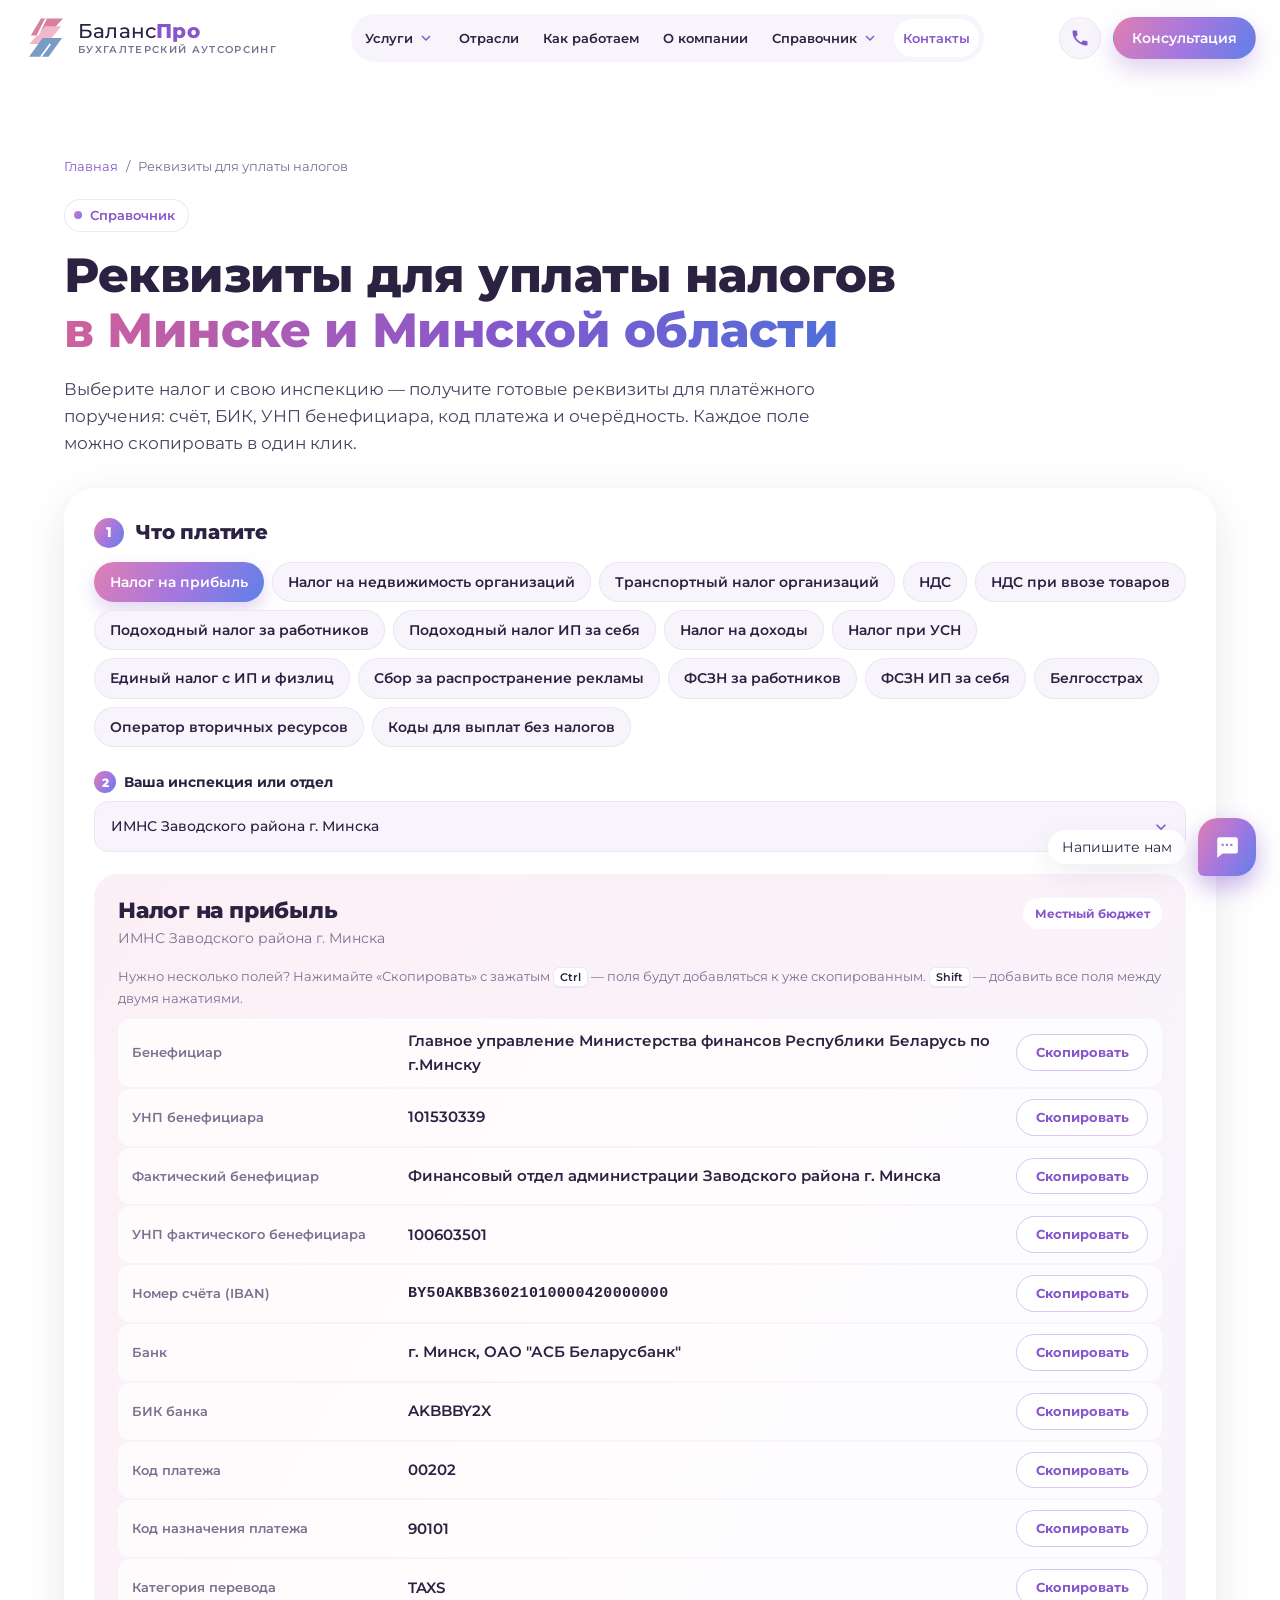
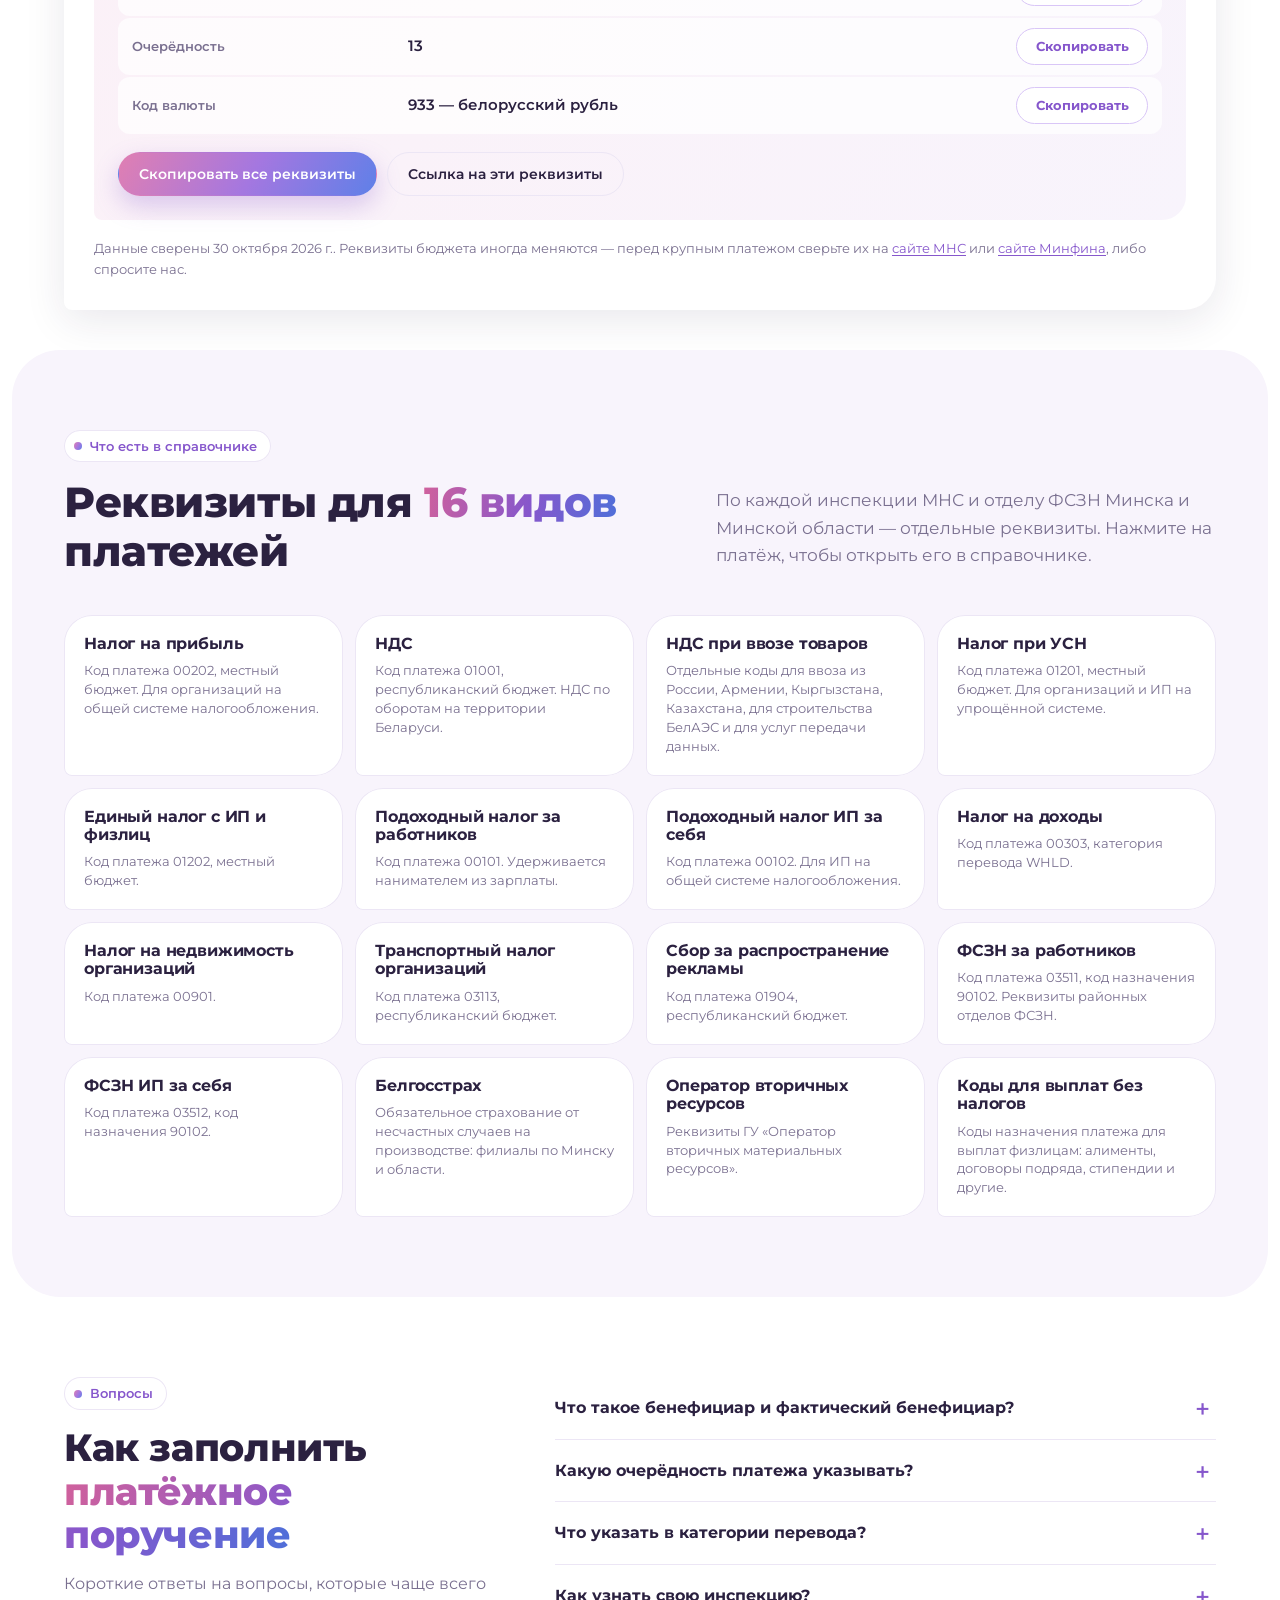
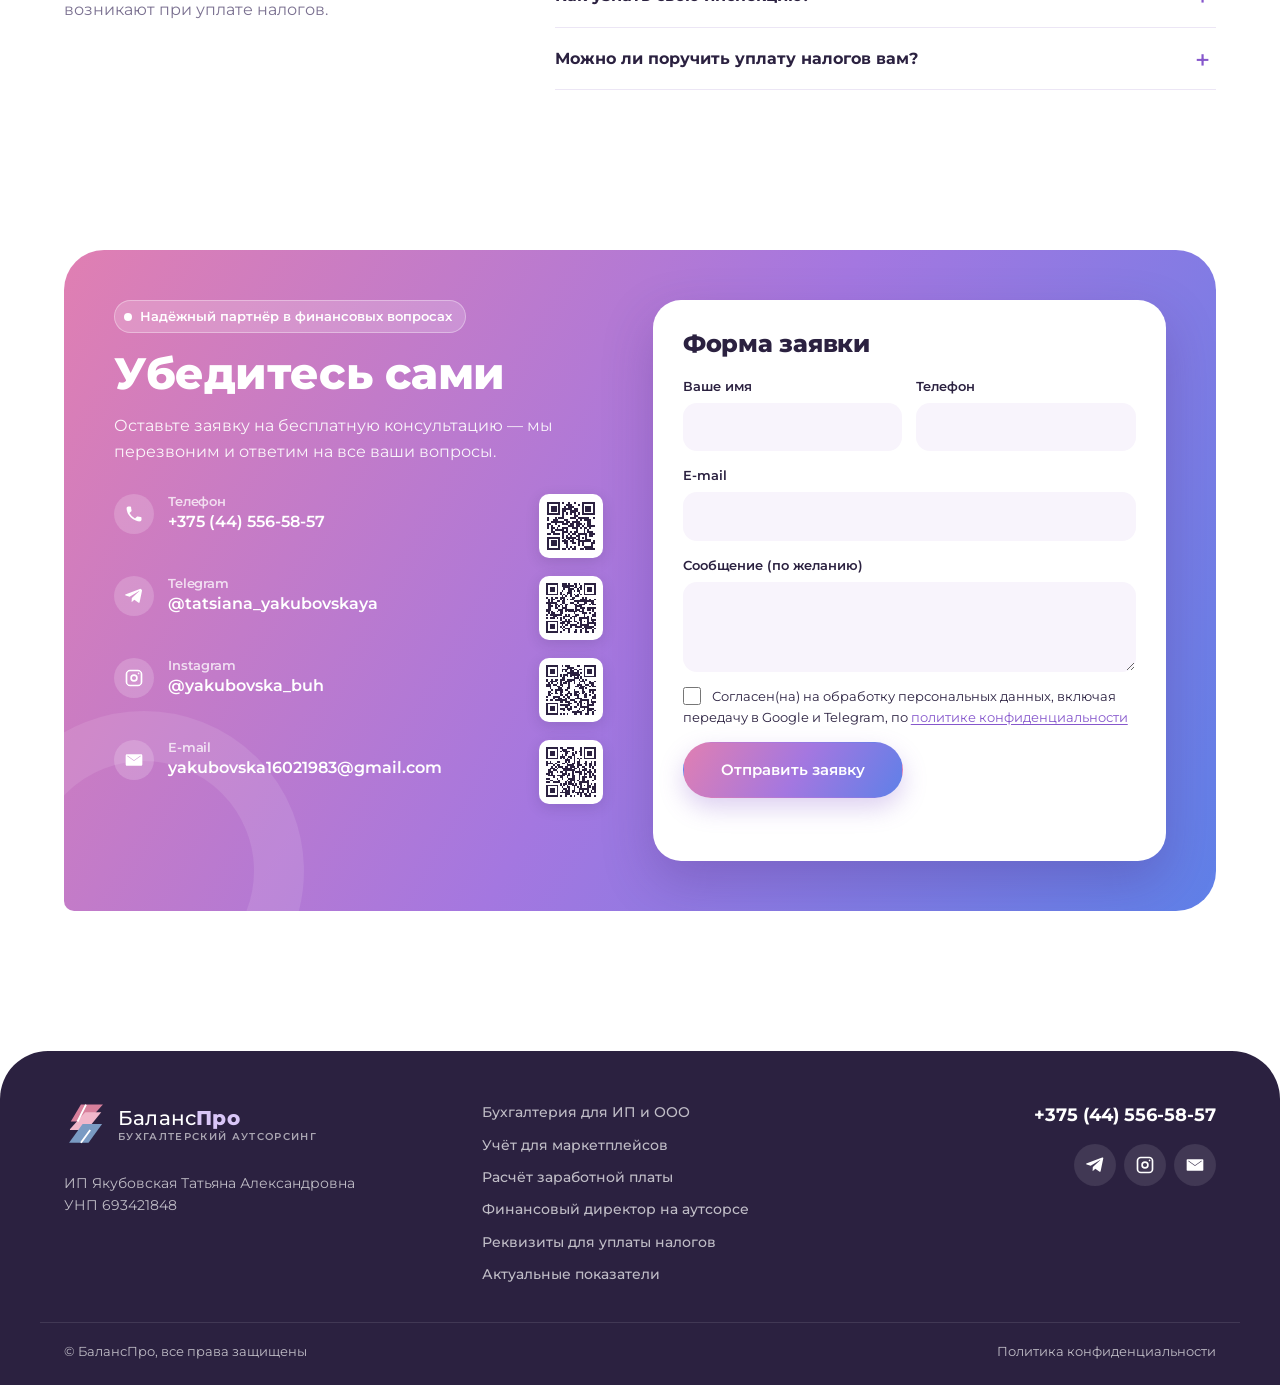
<file: rekvizity/index.html>
<!doctype html>
<html lang="ru">
<head>
  <meta charset="utf-8">
  <meta name="viewport" content="width=device-width, initial-scale=1">
  <title>Реквизиты для уплаты налогов в Минске и Минской области | БалансПро</title>
  <meta name="description" content="Реквизиты для уплаты налогов, ФСЗН и Белгосстраха по инспекциям Минска и Минской области: счёт, БИК, УНП бенефициара, код платежа. Копирование в один клик.">
  <link rel="canonical" href="https://jmsbrn.github.io/balans-pro/rekvizity/">
  <meta name="robots" content="index, follow, max-image-preview:large">
  <meta name="theme-color" content="#8657cc">

  <meta property="og:type" content="website">
  <meta property="og:locale" content="ru_RU">
  <meta property="og:site_name" content="БалансПро">
  <meta property="og:title" content="Реквизиты для уплаты налогов в Минске и Минской области | БалансПро">
  <meta property="og:description" content="Реквизиты для уплаты налогов, ФСЗН и Белгосстраха по инспекциям Минска и Минской области: счёт, БИК, УНП бенефициара, код платежа. Копирование в один клик.">
  <meta property="og:url" content="https://jmsbrn.github.io/balans-pro/rekvizity/">
  <meta property="og:image" content="https://jmsbrn.github.io/balans-pro/assets/og-image.jpg?v=2">
  <meta property="og:image:width" content="1200">
  <meta property="og:image:height" content="630">
  <meta property="og:image:alt" content="БалансПро — бухгалтерские услуги в Минске">
  <meta name="twitter:card" content="summary_large_image">

  <link rel="icon" href="../assets/favicon.svg?v=3" type="image/svg+xml">
  <link rel="icon" href="../assets/favicon-32.png?v=3" sizes="32x32" type="image/png">
  <link rel="apple-touch-icon" href="../assets/apple-touch-icon.png?v=3">

  <link rel="preconnect" href="https://fonts.googleapis.com">
  <link rel="preconnect" href="https://fonts.gstatic.com" crossorigin>
  <link href="https://fonts.googleapis.com/css2?family=Montserrat:wght@400;500;600;700;800&display=swap" rel="stylesheet">
  <link rel="stylesheet" href="../styles.css?v=29">

  <script type="application/ld+json">
  {
    "@context": "https://schema.org",
    "@graph": [
      {
        "@type": "WebPage",
        "name": "Реквизиты для уплаты налогов в Минске и Минской области",
        "url": "https://jmsbrn.github.io/balans-pro/rekvizity/",
        "publisher": {
          "@id": "https://jmsbrn.github.io/balans-pro/#company"
        }
      },
      {
        "@type": "BreadcrumbList",
        "itemListElement": [
          {
            "@type": "ListItem",
            "position": 1,
            "name": "Главная",
            "item": "https://jmsbrn.github.io/balans-pro/"
          },
          {
            "@type": "ListItem",
            "position": 2,
            "name": "Реквизиты для уплаты налогов в Минске и Минской области",
            "item": "https://jmsbrn.github.io/balans-pro/rekvizity/"
          }
        ]
      }
    ]
  }
  </script>
</head>
<body>

<svg width="0" height="0" style="position:absolute" aria-hidden="true">
  <symbol id="i-gears" viewBox="0 0 24 24"><path fill="currentColor" d="M9.5 2l.5 2.1c.6.2 1.1.5 1.6.9l2-.7 1.5 2.6-1.6 1.4c.1.6.1 1.2 0 1.8l1.6 1.4-1.5 2.6-2-.7c-.5.4-1 .7-1.6.9L9.5 16h-3L6 13.9c-.6-.2-1.1-.5-1.6-.9l-2 .7L.9 11.1l1.6-1.4c-.1-.6-.1-1.2 0-1.8L.9 6.5l1.5-2.6 2 .7c.5-.4 1-.7 1.6-.9L6.5 2h3zM8 6.5a2.5 2.5 0 100 5 2.5 2.5 0 000-5zM18 12l.4 1.4c.4.1.7.3 1 .6l1.4-.4.9 1.6-1 1c.1.4.1.8 0 1.2l1 1-.9 1.6-1.4-.4c-.3.3-.6.5-1 .6L18 22h-1.8l-.4-1.4c-.4-.1-.7-.3-1-.6l-1.4.4-.9-1.6 1-1a3 3 0 010-1.2l-1-1 .9-1.6 1.4.4c.3-.3.6-.5 1-.6l.4-1.4H18zm-.9 3.6a1.4 1.4 0 100 2.8 1.4 1.4 0 000-2.8z"/></symbol>
  <symbol id="i-chart" viewBox="0 0 24 24"><path fill="currentColor" d="M3 3h2v16h16v2H3V3zm16.3 3.3l1.4 1.4-6.2 6.2-3-3-3.8 3.8-1.4-1.4 5.2-5.2 3 3 4.8-4.8z"/></symbol>
  <symbol id="i-shield" viewBox="0 0 24 24"><path fill="currentColor" d="M12 2l8 3v6c0 5-3.4 9.4-8 11-4.6-1.6-8-6-8-11V5l8-3zm-1 13.2l5.7-5.7-1.4-1.4L11 12.4 8.7 10.1l-1.4 1.4 3.7 3.7z"/></symbol>
  <symbol id="i-team" viewBox="0 0 24 24"><path fill="currentColor" d="M8 11a3.5 3.5 0 110-7 3.5 3.5 0 010 7zm8.5 0a3 3 0 110-6 3 3 0 010 6zM1 19c0-3.3 3.1-6 7-6s7 2.7 7 6v1H1v-1zm15 1v-1c0-1.7-.6-3.2-1.6-4.4.4-.1.7-.1 1.1-.1 3.3 0 6 2.2 6 5v.5h-5.5z"/></symbol>
  <symbol id="i-clock" viewBox="0 0 24 24"><path fill="currentColor" d="M12 2a10 10 0 110 20 10 10 0 010-20zm0 2a8 8 0 100 16 8 8 0 000-16zm1 3v4.6l3.4 2-1 1.7L11 12.7V7h2z"/></symbol>
  <symbol id="i-law" viewBox="0 0 24 24"><path fill="currentColor" d="M6 2h9l5 5v13a2 2 0 01-2 2H6a2 2 0 01-2-2V4a2 2 0 012-2zm8 1.5V8h4.5L14 3.5zM7 11v2h10v-2H7zm0 4v2h7v-2H7z"/></symbol>
  <symbol id="i-bolt" viewBox="0 0 24 24"><path fill="currentColor" d="M13 2L4 14h6l-1 8 9-12h-6l1-8z"/></symbol>
  <symbol id="i-chat" viewBox="0 0 24 24"><path fill="currentColor" d="M4 3h16a2 2 0 012 2v11a2 2 0 01-2 2H8l-5 4V5a2 2 0 012-2zm3 6v2h2V9H7zm4 0v2h2V9h-2zm4 0v2h2V9h-2z"/></symbol>
  <symbol id="i-scale" viewBox="0 0 24 24"><path fill="currentColor" d="M11 3h2v2h6v2h-1.2l2.9 6.5c.2.5-.1 1-.5 1.2-.9.4-1.7.5-2.7.5s-1.8-.1-2.7-.5c-.4-.2-.7-.7-.5-1.2L17.2 7H13v12h4v2H7v-2h4V7H6.8l2.9 6.5c.2.5-.1 1-.5 1.2-.9.4-1.7.5-2.7.5s-1.8-.1-2.7-.5c-.4-.2-.7-.7-.5-1.2L6.2 7H5V5h6V3zM6 9.2L4.6 12.6h2.8L6 9.2zm12 0l-1.4 3.4h2.8L18 9.2z"/></symbol>
  <symbol id="i-doc" viewBox="0 0 24 24"><path fill="currentColor" d="M6 2h9l5 5v13a2 2 0 01-2 2H6a2 2 0 01-2-2V4a2 2 0 012-2zm8 1.5V8h4.5L14 3.5zM8 12h8v2H8v-2zm0 4h8v2H8v-2z"/></symbol>
  <symbol id="i-user" viewBox="0 0 24 24"><path fill="currentColor" d="M12 12a5 5 0 110-10 5 5 0 010 10zm-9 9c0-4.4 4-7 9-7s9 2.6 9 7v1H3v-1z"/></symbol>
  <symbol id="i-cart" viewBox="0 0 24 24"><path fill="currentColor" d="M2 3h3l2.6 11.2c.1.5.5.8 1 .8h9.7c.5 0 .9-.3 1-.8L21 7H6.4L6 5H2V3zm7 16a2 2 0 110 4 2 2 0 010-4zm8 0a2 2 0 110 4 2 2 0 010-4z"/></symbol>
  <symbol id="i-wallet" viewBox="0 0 24 24"><path fill="currentColor" d="M4 5h14v2H5v10h15v-3h-5a2 2 0 01-2-2v-1a2 2 0 012-2h7v8a2 2 0 01-2 2H5a2 2 0 01-2-2V7a2 2 0 011-2zm11 6v1h1v-1h-1z"/></symbol>
  <symbol id="i-layers" viewBox="0 0 24 24"><path fill="currentColor" d="M12 2l10 5-10 5L2 7l10-5zm-7.8 8.4L12 14.3l7.8-3.9L22 11.5l-10 5-10-5 2.2-1.1zm0 4.5L12 18.8l7.8-3.9 2.2 1.1-10 5-10-5 2.2-1.1z"/></symbol>
  <symbol id="i-receipt" viewBox="0 0 24 24"><path fill="currentColor" d="M5 2h14v20l-3-2-2 2-2-2-2 2-2-2-3 2V2zm3 5v2h8V7H8zm0 4v2h8v-2H8zm0 4v2h5v-2H8z"/></symbol>
  <symbol id="i-plus" viewBox="0 0 24 24"><path fill="currentColor" d="M11 4h2v7h7v2h-7v7h-2v-7H4v-2h7V4z"/></symbol>
  <symbol id="i-send" viewBox="0 0 24 24"><path fill="currentColor" d="M2 21l21-9L2 3v7l15 2-15 2v7z"/></symbol>
  <symbol id="i-mail" viewBox="0 0 24 24"><path fill="currentColor" d="M3 5h18a1 1 0 011 1v12a1 1 0 01-1 1H3a1 1 0 01-1-1V6a1 1 0 011-1zm9 7.2L4.5 7H4v.6l8 5.6 8-5.6V7h-.5L12 12.2z"/></symbol>
  <symbol id="i-phone" viewBox="0 0 24 24"><path fill="currentColor" d="M6.6 10.8a15.1 15.1 0 006.6 6.6l2.2-2.2c.3-.3.7-.4 1-.2 1.1.4 2.3.6 3.6.6.6 0 1 .4 1 1V20c0 .6-.4 1-1 1A17 17 0 013 4c0-.6.4-1 1-1h3.5c.6 0 1 .4 1 1 0 1.3.2 2.5.6 3.6.1.3 0 .7-.2 1l-2.3 2.2z"/></symbol>
  <symbol id="i-pin" viewBox="0 0 24 24"><path fill="currentColor" d="M12 2a7 7 0 017 7c0 5.2-7 13-7 13S5 14.2 5 9a7 7 0 017-7zm0 4.5a2.5 2.5 0 100 5 2.5 2.5 0 000-5z"/></symbol>
  <symbol id="i-tg" viewBox="0 0 24 24"><path fill="currentColor" d="M21.9 4.3l-3.1 14.8c-.2 1-.8 1.3-1.7.8l-4.7-3.5-2.3 2.2c-.3.3-.5.5-1 .5l.3-4.8 8.8-7.9c.4-.3-.1-.5-.6-.2L6.8 13l-4.7-1.5c-1-.3-1-1 .2-1.5l18.3-7c.9-.3 1.6.2 1.3 1.3z"/></symbol>
  <symbol id="i-ig" viewBox="0 0 24 24"><path fill="currentColor" d="M7 2h10a5 5 0 015 5v10a5 5 0 01-5 5H7a5 5 0 01-5-5V7a5 5 0 015-5zm0 2a3 3 0 00-3 3v10a3 3 0 003 3h10a3 3 0 003-3V7a3 3 0 00-3-3H7zm5 3.5a4.5 4.5 0 110 9 4.5 4.5 0 010-9zm0 2a2.5 2.5 0 100 5 2.5 2.5 0 000-5zm5.5-4a1 1 0 110 2 1 1 0 010-2z"/></symbol>
  <symbol id="i-viber" viewBox="0 0 24 24"><path fill="currentColor" d="M12 2c5.5 0 9 2.7 9 8.5S17.5 19 12 19c-.8 0-1.6-.1-2.3-.2L6 21.5V18c-2-1.4-3-4-3-7.5C3 4.7 6.5 2 12 2zm-2.6 4.6c-.3 0-.7.1-1 .5-.4.4-.9 1.2-.6 2.3.6 2.1 2.4 4.4 4.8 5.6 1.2.6 2 .4 2.5 0 .4-.4.5-.8.4-1.1l-1.6-1c-.3-.2-.6-.1-.8.1l-.5.6c-.9-.3-2.1-1.5-2.4-2.4l.6-.5c.2-.2.3-.5.1-.8l-1-1.6c-.1-.2-.3-.3-.5-.3z"/></symbol>
  <symbol id="i-close" viewBox="0 0 24 24"><path fill="currentColor" d="M6.4 5L12 10.6 17.6 5 19 6.4 13.4 12l5.6 5.6-1.4 1.4-5.6-5.6L6.4 19 5 17.6 10.6 12 5 6.4 6.4 5z"/></symbol>
  <symbol id="i-chevron" viewBox="0 0 24 24"><path fill="currentColor" d="M7.4 8.6L12 13.2l4.6-4.6L18 10l-6 6-6-6 1.4-1.4z"/></symbol>
  <symbol id="i-calc" viewBox="0 0 24 24"><path fill="currentColor" d="M6 2h12a2 2 0 012 2v16a2 2 0 01-2 2H6a2 2 0 01-2-2V4a2 2 0 012-2zm0 2v4h12V4H6zm1 7v2h2v-2H7zm4 0v2h2v-2h-2zm4 0v6h2v-6h-2zm-8 4v2h2v-2H7zm4 0v2h2v-2h-2z"/></symbol>
  <symbol id="i-user-plus" viewBox="0 0 24 24"><path fill="currentColor" d="M9 12a5 5 0 110-10 5 5 0 010 10zm-8 9c0-4.4 3.6-7 8-7s8 2.6 8 7v1H1v-1zm18-13h2v3h3v2h-3v3h-2v-3h-3v-2h3V8z"/></symbol>
  <symbol id="i-arrow" viewBox="0 0 24 24"><path fill="currentColor" d="M14.5 5l7 7-7 7-1.4-1.4 4.6-4.6H3v-2h14.7l-4.6-4.6L14.5 5z"/></symbol>
</svg>

<header class="site-header">
  <div class="container header-inner">
    <a class="logo" href="../" aria-label="БалансПро — на главную">
      <svg class="logo-icon" viewBox="0 0 52 55" fill="none" aria-hidden="true"><path d="M20 4 46 4 28 24H8L20 4Z" fill="#d77f9b"/><path d="m7 33 18-20h19L27 34H7Z" fill="#f1b7ca"/><path d="m6 49 16-22h23L29 49H6Z" fill="#7a9bc3"/><path d="M26 4 16 24m15 10-11 15" stroke="white" stroke-width="2.2"/></svg>
      <span class="logo-words"><span class="logo-text">Баланс<b>Про</b></span><small>Бухгалтерский аутсорсинг</small></span>
    </a>

    <button class="nav-toggle" aria-expanded="false" aria-controls="nav" aria-label="Меню">
      <span></span><span></span><span></span>
    </button>

    <nav id="nav" class="nav">
      <div class="nav-item has-sub">
        <button class="nav-sub-toggle" type="button" aria-expanded="false">Услуги<svg><use href="#i-chevron"/></svg></button>
        <ul class="sub-menu">
          <li><a href="../#services">Бухгалтерский аутсорсинг</a></li>
          <li><a href="../#services">Заработная плата и кадры</a></li>
          <li><a href="../#services">Отчётность</a></li>
          <li><a href="../#services">Регистрация и ликвидация ИП и организаций</a></li>
          <li><a href="../#services">Персонифицированный учёт</a></li>
          <li><a href="../#services">Консультации и сопровождение</a></li>
          <li><a href="../findir/">Финансовый директор на аутсорсе</a></li>
        </ul>
      </div>
      <a href="../#industries">Отрасли</a>
      <a href="../#how">Как работаем</a>
      <a href="../#about">О компании</a>
      <div class="nav-item has-sub">
        <button class="nav-sub-toggle" type="button" aria-expanded="false">Справочник<svg><use href="#i-chevron"/></svg></button>
        <ul class="sub-menu">
          <li><a href="../rekvizity/">Реквизиты платежей</a></li>
          <li><a href="../pokazateli/">Актуальная информация</a></li>
        </ul>
      </div>
      <a href="#contacts">Контакты</a>
    </nav>

    <div class="header-actions">
      <a class="header-tel" href="tel:+375445565857" aria-label="Позвонить: +375 (44) 556-58-57" title="Позвонить: +375 (44) 556-58-57"><svg><use href="#i-phone"/></svg></a>
      <button class="btn btn--primary btn--sm" data-modal-open>Консультация</button>
    </div>
  </div>
</header>

<main id="top">

  <!-- Справочник реквизитов. Данные: assets/data/rekvizity.json, как обновить — в tools/ketuta_to_site.py -->
  <section class="section rq-hero">
    <div class="container">
      <nav class="crumbs" aria-label="Навигация"><a href="../">Главная</a><span>/</span>Реквизиты для уплаты налогов</nav>
      <span class="tag">Справочник</span>
      <h1>Реквизиты для уплаты налогов <em>в&nbsp;Минске и&nbsp;Минской области</em></h1>
      <p class="rq-lead">Выберите налог и свою инспекцию — получите готовые реквизиты для платёжного поручения: счёт, БИК, УНП бенефициара, код платежа и очерёдность. Каждое поле можно скопировать в&nbsp;один клик.</p>
    </div>
  </section>

  <section class="section section--tight rq-app-section" id="spravochnik">
    <div class="container">
      <div class="rq-app" data-rq>
        <div class="rq-step">
          <span class="rq-step-num">1</span>
          <h2>Что платите</h2>
        </div>
        <div class="rq-taxes" role="tablist" aria-label="Вид платежа" data-rq-taxes>
          <button type="button" class="rq-tax" disabled>Загружаем справочник…</button>
        </div>

        <div class="rq-row">
          <label class="rq-field" data-rq-group-wrap hidden>
            <span>Вид ввоза</span>
            <select data-rq-group></select>
          </label>
          <label class="rq-field" data-rq-place-wrap>
            <span><b class="rq-step-num rq-step-num--sm">2</b>Ваша инспекция или отдел</span>
            <select data-rq-place></select>
          </label>
        </div>

        <article class="rq-card" data-rq-card aria-live="polite">
          <noscript>
            <p>Справочник работает с включённым JavaScript. Реквизиты также опубликованы на <a href="https://nalog.gov.by/inspectorates/payment_details/">сайте МНС</a> и <a href="https://www.minfin.gov.by/ru/budget_execution/table2024/">сайте Минфина</a>.</p>
          </noscript>
        </article>

        <p class="rq-source" data-rq-source>
          Данные сверены <span data-rq-checked>…</span>. Реквизиты бюджета иногда меняются — перед крупным платежом сверьте их на&nbsp;<a href="https://nalog.gov.by/inspectorates/payment_details/" target="_blank" rel="noopener">сайте МНС</a> или <a href="https://www.minfin.gov.by/ru/budget_execution/table2024/" target="_blank" rel="noopener">сайте Минфина</a>, либо спросите нас.
        </p>
      </div>
    </div>
  </section>

  <!-- Описания платежей: текст для читателей и поисковиков -->
  <section class="section section--soft" id="vidy">
    <div class="container">
      <div class="sec-head">
        <div>
          <span class="tag">Что есть в справочнике</span>
          <h2>Реквизиты для <em>16 видов</em> платежей</h2>
        </div>
        <p>По каждой инспекции МНС и отделу ФСЗН Минска и Минской области — отдельные реквизиты. Нажмите на платёж, чтобы открыть его в справочнике.</p>
      </div>
      <div class="rq-list">
        <a class="rq-item" href="#pribyl"><h3>Налог на прибыль</h3><p>Код платежа 00202, местный бюджет. Для организаций на общей системе налогообложения.</p></a>
        <a class="rq-item" href="#nds"><h3>НДС</h3><p>Код платежа 01001, республиканский бюджет. НДС по оборотам на территории Беларуси.</p></a>
        <a class="rq-item" href="#nds-vvoz"><h3>НДС при ввозе товаров</h3><p>Отдельные коды для ввоза из России, Армении, Кыргызстана, Казахстана, для строительства БелАЭС и для услуг передачи данных.</p></a>
        <a class="rq-item" href="#usn"><h3>Налог при УСН</h3><p>Код платежа 01201, местный бюджет. Для организаций и ИП на упрощённой системе.</p></a>
        <a class="rq-item" href="#edinyj"><h3>Единый налог с ИП и физлиц</h3><p>Код платежа 01202, местный бюджет.</p></a>
        <a class="rq-item" href="#podohodny"><h3>Подоходный налог за работников</h3><p>Код платежа 00101. Удерживается нанимателем из зарплаты.</p></a>
        <a class="rq-item" href="#podohodny-ip"><h3>Подоходный налог ИП за себя</h3><p>Код платежа 00102. Для ИП на общей системе налогообложения.</p></a>
        <a class="rq-item" href="#dohody"><h3>Налог на доходы</h3><p>Код платежа 00303, категория перевода WHLD.</p></a>
        <a class="rq-item" href="#nedvizhimost"><h3>Налог на недвижимость организаций</h3><p>Код платежа 00901.</p></a>
        <a class="rq-item" href="#transport"><h3>Транспортный налог организаций</h3><p>Код платежа 03113, республиканский бюджет.</p></a>
        <a class="rq-item" href="#reklama"><h3>Сбор за распространение рекламы</h3><p>Код платежа 01904, республиканский бюджет.</p></a>
        <a class="rq-item" href="#fszn"><h3>ФСЗН за работников</h3><p>Код платежа 03511, код назначения 90102. Реквизиты районных отделов ФСЗН.</p></a>
        <a class="rq-item" href="#fszn-ip"><h3>ФСЗН ИП за себя</h3><p>Код платежа 03512, код назначения 90102.</p></a>
        <a class="rq-item" href="#belgosstrakh"><h3>Белгосстрах</h3><p>Обязательное страхование от несчастных случаев на производстве: филиалы по Минску и области.</p></a>
        <a class="rq-item" href="#vtorresursy"><h3>Оператор вторичных ресурсов</h3><p>Реквизиты ГУ «Оператор вторичных материальных ресурсов».</p></a>
        <a class="rq-item" href="#kody-zp"><h3>Коды для выплат без налогов</h3><p>Коды назначения платежа для выплат физлицам: алименты, договоры подряда, стипендии и другие.</p></a>
      </div>
    </div>
  </section>

  <!-- Вопросы и ответы -->
  <section class="section" id="faq">
    <div class="container rq-faq">
      <div>
        <span class="tag">Вопросы</span>
        <h2>Как заполнить <em>платёжное поручение</em></h2>
        <p class="rq-faq-lead">Короткие ответы на вопросы, которые чаще всего возникают при уплате налогов.</p>
      </div>
      <div class="rq-faq-list">
        <details>
          <summary>Что такое бенефициар и фактический бенефициар?</summary>
          <p>С 10 мая 2024 года в платёжном поручении на уплату налогов указывают два получателя. Бенефициар — главное управление Министерства финансов по региону, на счёт которого поступают деньги. Фактический бенефициар — инспекция МНС или финансовый отдел, за которым закреплён платёж. У каждого указывают УНП и наименование.</p>
        </details>
        <details>
          <summary>Какую очерёдность платежа указывать?</summary>
          <p>Для налогов и взносов в ФСЗН в справочнике указана очерёдность 13, для платежей в Белгосстрах — 21.</p>
        </details>
        <details>
          <summary>Что указать в категории перевода?</summary>
          <p>Для большинства налогов — TAXS. Для НДС при ввозе товаров — VATX, для налога на доходы — WHLD, для Белгосстраха и выплат физлицам — OTHR. Нужное значение показано в карточке каждого платежа.</p>
        </details>
        <details>
          <summary>Как узнать свою инспекцию?</summary>
          <p>Инспекция определяется по месту постановки на учёт организации или ИП. Её можно посмотреть в свидетельстве о регистрации или в личном кабинете плательщика на портале МНС.</p>
        </details>
        <details>
          <summary>Можно ли поручить уплату налогов вам?</summary>
          <p>Да. Мы рассчитаем налоги, подготовим платёжные поручения и проследим, чтобы всё ушло в срок. <a href="#contacts">Оставьте заявку</a> — проконсультируем бесплатно.</p>
        </details>
      </div>
    </div>
  </section>

  <script type="application/ld+json">
  {
    "@context": "https://schema.org",
    "@type": "FAQPage",
    "mainEntity": [
      { "@type": "Question", "name": "Что такое бенефициар и фактический бенефициар?", "acceptedAnswer": { "@type": "Answer", "text": "С 10 мая 2024 года в платёжном поручении на уплату налогов указывают два получателя. Бенефициар — главное управление Министерства финансов по региону, на счёт которого поступают деньги. Фактический бенефициар — инспекция МНС или финансовый отдел, за которым закреплён платёж." } },
      { "@type": "Question", "name": "Какую очерёдность платежа указывать?", "acceptedAnswer": { "@type": "Answer", "text": "Для налогов и взносов в ФСЗН — очерёдность 13, для платежей в Белгосстрах — 21." } },
      { "@type": "Question", "name": "Что указать в категории перевода?", "acceptedAnswer": { "@type": "Answer", "text": "Для большинства налогов — TAXS. Для НДС при ввозе товаров — VATX, для налога на доходы — WHLD, для Белгосстраха и выплат физлицам — OTHR." } },
      { "@type": "Question", "name": "Как узнать свою инспекцию?", "acceptedAnswer": { "@type": "Answer", "text": "Инспекция определяется по месту постановки на учёт организации или ИП. Её можно посмотреть в свидетельстве о регистрации или в личном кабинете плательщика на портале МНС." } }
    ]
  }
  </script>
  <script src="../assets/rekvizity.js?v=10" defer></script>

  <section class="section" id="contacts">
    <div class="container">
      <div class="contact-box reveal">
        <div class="contact-info">
          <span class="tag tag--light">Надёжный партнёр в финансовых вопросах</span>
          <h2>Убедитесь сами</h2>
          <p>Оставьте заявку на бесплатную консультацию — мы перезвоним и ответим на все ваши вопросы.</p>
          <ul class="contact-list">
            <li><svg><use href="#i-phone"/></svg><div><h3>Телефон</h3><a href="tel:+375445565857">+375 (44) 556-58-57</a></div><a class="contact-qr" href="tel:+375445565857" title="Наведите камеру телефона"><img src="../assets/qr/phone.svg" width="64" height="64" alt="QR-код телефона" loading="lazy"></a></li>
            <li><svg><use href="#i-tg"/></svg><div><h3>Telegram</h3><a href="https://t.me/tatsiana_yakubovskaya" target="_blank" rel="noopener">@tatsiana_yakubovskaya</a></div><a class="contact-qr" href="https://t.me/tatsiana_yakubovskaya" target="_blank" rel="noopener" title="Наведите камеру телефона"><img src="../assets/qr/telegram.svg" width="64" height="64" alt="QR-код Telegram" loading="lazy"></a></li>
            <li><svg><use href="#i-ig"/></svg><div><h3>Instagram</h3><a href="https://www.instagram.com/yakubovska_buh" target="_blank" rel="noopener">@yakubovska_buh</a></div><a class="contact-qr" href="https://www.instagram.com/yakubovska_buh" target="_blank" rel="noopener" title="Наведите камеру телефона"><img src="../assets/qr/instagram.svg" width="64" height="64" alt="QR-код Instagram" loading="lazy"></a></li>
            <li><svg><use href="#i-mail"/></svg><div><h3>E-mail</h3><a href="https://mail.google.com/mail/?view=cm&amp;fs=1&amp;to=yakubovska16021983@gmail.com" target="_blank" rel="noopener">yakubovska16021983<wbr>@gmail.com</a></div><a class="contact-qr" href="https://mail.google.com/mail/?view=cm&amp;fs=1&amp;to=yakubovska16021983@gmail.com" target="_blank" rel="noopener" title="Наведите камеру телефона"><img src="../assets/qr/email.svg" width="64" height="64" alt="QR-код e-mail" loading="lazy"></a></li>
          </ul>
        </div>
        <form class="contact-form" data-form novalidate>
          <h2>Форма заявки</h2>
          <div class="form-row">
            <label>Ваше имя<input name="name" type="text" autocomplete="name" required></label>
            <label>Телефон<input name="phone" type="tel" autocomplete="tel" required></label>
          </div>
          <label>E-mail<input name="email" type="email" autocomplete="email"></label>
          <label>Сообщение (по желанию)<textarea name="message" rows="3"></textarea></label>
          <input class="hp" name="website" type="text" tabindex="-1" autocomplete="off" aria-hidden="true">
          <label class="check"><input type="checkbox" required> Согласен(на) на обработку персональных данных, включая передачу в Google и Telegram, по <a href="../privacy/">политике конфиденциальности</a></label>
          <button class="btn btn--primary" type="submit">Отправить заявку</button>
          <p class="form-status" role="status"></p>
        </form>
      </div>
    </div>
  </section>

</main>

<footer class="site-footer">
  <div class="container footer-inner">
    <div class="footer-about">
      <a class="logo logo--light" href="../"><svg class="logo-icon" viewBox="0 0 52 55" fill="none" aria-hidden="true"><path d="M20 4 46 4 28 24H8L20 4Z" fill="#d77f9b"/><path d="m7 33 18-20h19L27 34H7Z" fill="#f1b7ca"/><path d="m6 49 16-22h23L29 49H6Z" fill="#7a9bc3"/><path d="M26 4 16 24m15 10-11 15" stroke="white" stroke-width="2.2"/></svg><span class="logo-words"><span class="logo-text">Баланс<b>Про</b></span><small>Бухгалтерский аутсорсинг</small></span></a>
      <p>ИП Якубовская Татьяна Александровна<br>УНП 693421848</p>
    </div>
    <ul class="footer-links">
      <li><a href="../#services">Бухгалтерия для ИП и ООО</a></li>
      <li><a href="../#services">Учёт для маркетплейсов</a></li>
      <li><a href="../#services">Расчёт заработной платы</a></li>
      <li><a href="../findir/">Финансовый директор на аутсорсе</a></li>
      <li><a href="../rekvizity/">Реквизиты для уплаты налогов</a></li>
      <li><a href="../pokazateli/">Актуальные показатели</a></li>
    </ul>
    <div class="footer-contacts">
      <a class="header-phone" href="tel:+375445565857">+375 (44) 556-58-57</a>
      <div class="footer-messengers">
        <a class="messenger" href="https://t.me/tatsiana_yakubovskaya" target="_blank" rel="noopener" aria-label="Telegram"><svg><use href="#i-tg"/></svg></a>
        <a class="messenger" href="https://www.instagram.com/yakubovska_buh" target="_blank" rel="noopener" aria-label="Instagram"><svg><use href="#i-ig"/></svg></a>
        <a class="messenger" href="https://mail.google.com/mail/?view=cm&amp;fs=1&amp;to=yakubovska16021983@gmail.com" target="_blank" rel="noopener" aria-label="E-mail"><svg><use href="#i-mail"/></svg></a>
      </div>
    </div>
  </div>
  <div class="container footer-bottom">
    <span>© БалансПро, все права защищены</span>
    <a href="../privacy/">Политика конфиденциальности</a>
  </div>
</footer>

<!-- Плавающая кнопка связи -->
<div class="fab" data-fab>
  <div class="fab-menu">
    <a href="tel:+375445565857"><svg><use href="#i-phone"/></svg>Позвонить</a>
    <a href="https://t.me/tatsiana_yakubovskaya" target="_blank" rel="noopener"><svg><use href="#i-tg"/></svg>Telegram</a>
    <a href="https://www.instagram.com/yakubovska_buh" target="_blank" rel="noopener"><svg><use href="#i-ig"/></svg>Instagram</a>
    <a href="https://mail.google.com/mail/?view=cm&amp;fs=1&amp;to=yakubovska16021983@gmail.com" target="_blank" rel="noopener"><svg><use href="#i-mail"/></svg>E-mail</a>
  </div>
  <span class="fab-label">Напишите нам</span>
  <button class="fab-btn" aria-expanded="false" aria-label="Способы связи"><svg class="fab-open"><use href="#i-chat"/></svg><svg class="fab-close"><use href="#i-close"/></svg></button>
</div>

<!-- Модальное окно -->
<div class="modal" data-modal hidden>
  <div class="modal-backdrop" data-modal-close></div>
  <form class="modal-dialog contact-form" data-form role="dialog" aria-modal="true" aria-labelledby="modal-title" novalidate>
    <button class="modal-x" type="button" data-modal-close aria-label="Закрыть"><svg><use href="#i-close"/></svg></button>
    <h2 id="modal-title">Оставить заявку</h2>
    <p class="modal-sub">Перезвоним в течение 15 минут в рабочее время</p>
    <label>Ваше имя<input name="name" type="text" autocomplete="name" required></label>
    <label>Телефон<input name="phone" type="tel" autocomplete="tel" required></label>
    <input class="hp" name="website" type="text" tabindex="-1" autocomplete="off" aria-hidden="true">
    <label class="check"><input type="checkbox" required> Согласен(на) на обработку персональных данных, включая передачу в Google и Telegram, по <a href="../privacy/">политике конфиденциальности</a></label>
    <button class="btn btn--primary" type="submit">Жду звонка</button>
    <p class="form-status" role="status"></p>
  </form>
</div>

<button class="to-top" aria-label="Наверх"><svg><use href="#i-arrow"/></svg></button>

<script src="../script.js?v=13"></script>
</body>
</html>
</file>
<file: styles.css>
:root {
  /* Палитра «гортензия»: лаванда, розовый, васильковый */
  --accent: #8657cc;
  --accent-dark: #6c3fb5;
  --pink: #e07fb2;
  --blue: #5f80e8;
  --violet: #6a3fd1;
  --violet-dark: #5530b3;
  --ink: #2b2140;
  --text: #4a4060;
  --muted: #7a7090;
  --line: #ece6f5;
  --soft: #f8f4fc;
  --pink-soft: #fcf0f6;
  --blue-soft: #eef2fd;
  --white: #fff;
  --grad: linear-gradient(120deg, #e07fb2 0%, #a477e0 52%, #5f80e8 100%);
  --shadow: 0 10px 30px rgba(43, 33, 64, .08);
  --shadow-sm: 0 4px 16px rgba(43, 33, 64, .06);
  /* «Лепесток»: три больших скругления и одно маленькое */
  --petal: 28px 28px 28px 8px;
  --radius: 22px;
  --font: "Montserrat", system-ui, -apple-system, "Segoe UI", sans-serif;
}

*, *::before, *::after { box-sizing: border-box; }

html { scroll-behavior: smooth; scroll-padding-top: 90px; }

body {
  margin: 0;
  font-family: var(--font);
  font-size: 16px;
  line-height: 1.6;
  color: var(--text);
  background: var(--white);
  -webkit-font-smoothing: antialiased;
}

img, svg { display: block; max-width: 100%; }
svg { width: 1em; height: 1em; flex: none; }
a { color: inherit; text-decoration: none; }
h1, h2, h3 { margin: 0; color: var(--ink); line-height: 1.15; letter-spacing: -.01em; }
p { margin: 0; }
em {
  font-style: normal;
  color: var(--accent);
  background: linear-gradient(100deg, #d0619c, #8657cc 55%, #4f6fd9);
  -webkit-background-clip: text;
  background-clip: text;
  -webkit-text-fill-color: transparent;
}
button { font: inherit; cursor: pointer; }

.container { width: 100%; max-width: 1200px; margin: 0 auto; padding: 0 24px; }

.section { padding: 80px 0; }
.section--tight { padding: 40px 0; }
.section--soft { background: var(--soft); border-radius: 48px; margin: 0 12px; }

/* Метка над заголовком */
.tag {
  display: inline-flex;
  align-items: center;
  gap: 8px;
  margin-bottom: 16px;
  padding: 6px 14px 6px 10px;
  border-radius: 999px;
  background: var(--white);
  box-shadow: inset 0 0 0 1px var(--line);
  font-size: 13px;
  font-weight: 600;
  color: var(--accent);
}
.tag::before { content: ""; width: 8px; height: 8px; border-radius: 50%; background: var(--grad); }
.tag--light { background: rgba(255, 255, 255, .18); box-shadow: inset 0 0 0 1px rgba(255, 255, 255, .35); color: var(--white); }
.tag--light::before { background: var(--white); }

/* Шапка секции: заголовок слева, пояснение справа */
.sec-head { display: grid; grid-template-columns: 1.1fr .9fr; gap: 40px; align-items: end; margin-bottom: 40px; }
.sec-head h2 { font-size: clamp(28px, 3.4vw, 42px); font-weight: 800; }
.sec-head > p { font-size: 17px; color: var(--muted); padding-bottom: 6px; }
.sec-head--single { grid-template-columns: 1fr; }

/* ---------- Кнопки ---------- */
.btn {
  display: inline-flex;
  align-items: center;
  justify-content: center;
  gap: 10px;
  border: 1px solid transparent;
  border-radius: 999px;
  padding: 15px 28px;
  font-size: 15px;
  font-weight: 600;
  transition: transform .2s, background .2s, box-shadow .2s, color .2s;
}
.btn:hover { transform: translateY(-2px); }
.btn svg { font-size: 18px; transition: translate .2s; }
.btn:hover svg { translate: 3px 0; }
.btn--white { background: var(--white); color: var(--ink); box-shadow: var(--shadow-sm); }
.btn--white:hover { box-shadow: var(--shadow); }
.btn--primary { background: var(--grad); color: var(--white); box-shadow: 0 10px 24px rgba(134, 87, 204, .28); }
.btn--primary:hover { box-shadow: 0 14px 30px rgba(134, 87, 204, .4); }
.btn--ghost { background: transparent; border-color: var(--line); color: var(--ink); }
.btn--ghost:hover { border-color: var(--accent); color: var(--accent); }
.btn--sm { padding: 10px 20px; font-size: 14px; white-space: nowrap; }

/* ---------- Логотип ---------- */
.logo { display: inline-flex; align-items: center; gap: 10px; }
.logo-mark {
  display: grid;
  place-items: center;
  width: 44px;
  height: 44px;
  border-radius: 14px 14px 14px 4px;
  background: var(--grad);
  color: var(--white);
  font-weight: 800;
  font-size: 15px;
  letter-spacing: -.02em;
}
.logo-text { font-size: 20px; font-weight: 500; color: var(--ink); letter-spacing: .01em; }
.logo-text b { font-weight: 800; color: var(--accent); }
.logo--light .logo-text { color: var(--white); }
.logo--light .logo-text b { color: #d9c6f7; }

/* ---------- Шапка ---------- */
.site-header {
  position: sticky;
  top: 0;
  z-index: 50;
  background: rgba(255, 255, 255, .9);
  backdrop-filter: blur(10px);
  transition: box-shadow .2s;
}
.site-header.is-scrolled { box-shadow: 0 1px 0 var(--line), 0 8px 24px rgba(43, 33, 64, .05); }

.site-header .container { max-width: 1340px; }
.header-inner { display: flex; align-items: center; gap: 14px; min-height: 76px; }

.nav { display: flex; gap: 6px; margin: 0 auto; padding: 5px; border-radius: 999px; background: var(--soft); }
.nav > a, .nav-sub-toggle {
  display: flex;
  align-items: center;
  gap: 4px;
  padding: 9px 13px;
  border: 0;
  border-radius: 999px;
  background: none;
  font-size: 14px;
  font-weight: 600;
  color: var(--ink);
  white-space: nowrap;
  transition: background .2s, color .2s;
}
.nav > a:hover, .nav > a.is-active, .nav-item:hover .nav-sub-toggle, .nav-sub-toggle[aria-expanded="true"] { background: var(--white); color: var(--accent); }

.nav-item { position: relative; }
.nav-sub-toggle svg { font-size: 18px; color: var(--accent); transition: transform .2s; }
.nav-item:hover .nav-sub-toggle svg, .nav-sub-toggle[aria-expanded="true"] svg { transform: rotate(180deg); }

.sub-menu {
  position: absolute;
  top: 100%;
  left: 0;
  z-index: 10;
  width: 340px;
  margin: 0;
  padding: 18px 0 0;
  list-style: none;
  opacity: 0;
  visibility: hidden;
  translate: 0 8px;
  transition: opacity .2s, translate .2s, visibility .2s;
}
.sub-menu::before {
  content: "";
  position: absolute;
  inset: 10px 0 0;
  z-index: -1;
  border-radius: 20px 20px 20px 6px;
  background: var(--white);
  box-shadow: 0 18px 40px rgba(43, 33, 64, .14);
}
.sub-menu li:first-child { padding-top: 8px; }
.sub-menu li:last-child { padding-bottom: 8px; }
.nav .sub-menu a { display: block; margin: 0 8px; padding: 10px 14px; border-radius: 12px; font-size: 14px; font-weight: 500; line-height: 1.35; color: var(--ink); }
.nav .sub-menu a:hover { background: var(--soft); color: var(--accent); }
.nav-item:hover .sub-menu, .nav-item:focus-within .sub-menu, .nav-item.is-open .sub-menu { opacity: 1; visibility: visible; translate: 0 0; }

.header-actions { display: flex; align-items: center; gap: 12px; }
.header-actions .btn { padding: 9px 18px; }
.header-phone { font-weight: 700; color: var(--ink); font-size: 15px; white-space: nowrap; }
.header-phone:hover { color: var(--accent); }

.messenger {
  display: grid;
  place-items: center;
  width: 42px;
  height: 42px;
  border-radius: 50%;
  background: rgba(255, 255, 255, .1);
  color: var(--white);
  font-size: 20px;
  transition: background .2s, transform .2s;
}
.messenger:hover { background: var(--accent); transform: translateY(-2px); }

.nav-toggle {
  display: none;
  flex-direction: column;
  gap: 5px;
  padding: 10px;
  background: none;
  border: 0;
}
.nav-toggle span { width: 26px; height: 2px; background: var(--ink); border-radius: 2px; transition: transform .2s, opacity .2s; }
.nav-toggle[aria-expanded="true"] span:nth-child(1) { transform: translateY(7px) rotate(45deg); }
.nav-toggle[aria-expanded="true"] span:nth-child(2) { opacity: 0; }
.nav-toggle[aria-expanded="true"] span:nth-child(3) { transform: translateY(-7px) rotate(-45deg); }

/* ---------- Первый экран ---------- */
.hero {
  position: relative;
  padding: 50px 0 70px;
  overflow: hidden;
}
.hero::before, .hero::after {
  content: "";
  position: absolute;
  z-index: -1;
  border-radius: 50%;
  filter: blur(80px);
  opacity: .45;
}
.hero::before { width: 520px; height: 520px; left: -160px; top: -200px; background: #f6c7de; }
.hero::after { width: 460px; height: 460px; right: -120px; bottom: -220px; background: #c9d5fb; }

.hero-grid { display: grid; grid-template-columns: 1.05fr .95fr; gap: 40px; align-items: center; }
.hero-copy h1 { font-size: clamp(34px, 4.6vw, 58px); font-weight: 800; line-height: 1.08; margin-bottom: 22px; }
.hero-sub { font-size: 18px; max-width: 560px; margin-bottom: 30px; }
.hero-actions { display: flex; flex-wrap: wrap; gap: 12px; margin-bottom: 40px; }

.hero-facts { list-style: none; margin: 0; padding: 22px 0 0; display: grid; grid-template-columns: repeat(3, 1fr); gap: 18px; border-top: 1px solid var(--line); }
.hero-facts li { display: flex; gap: 10px; }
.hero-facts svg { font-size: 22px; color: var(--accent); margin-top: 2px; }
.hero-facts b { display: block; font-size: 15px; color: var(--ink); }
.hero-facts span { display: block; font-size: 13px; line-height: 1.4; color: var(--muted); }

.hero-art { position: relative; height: 460px; }
.hero-blob {
  position: absolute;
  inset: 10px 10px 20px 40px;
  border-radius: 58% 42% 46% 54% / 46% 54% 46% 54%;
  background: var(--grad);
  animation: morph 14s ease-in-out infinite;
}
.hero-blob::after {
  content: "";
  position: absolute;
  inset: 30px;
  border-radius: inherit;
  border: 2px dashed rgba(255, 255, 255, .35);
}
@keyframes morph {
  0%, 100% { border-radius: 58% 42% 46% 54% / 46% 54% 46% 54%; }
  50% { border-radius: 44% 56% 58% 42% / 56% 42% 58% 44%; }
}
.hero-sheet {
  position: absolute;
  left: 50%;
  top: 50%;
  width: 280px;
  padding: 22px;
  border-radius: 24px 24px 24px 6px;
  background: var(--white);
  box-shadow: 0 30px 60px rgba(70, 35, 110, .28);
  transform: translate(-42%, -50%) rotate(-3deg);
}
.sheet-head { display: flex; gap: 6px; margin-bottom: 16px; }
.sheet-head span { width: 10px; height: 10px; border-radius: 50%; background: var(--line); }
.sheet-head span:first-child { background: var(--pink); }
.sheet-row { height: 10px; border-radius: 5px; background: var(--soft); margin-bottom: 10px; }
.sheet-row i { display: block; height: 100%; border-radius: inherit; background: #e9dcf8; }
.sheet-bars { display: flex; align-items: flex-end; gap: 10px; height: 110px; margin: 18px 0; padding-bottom: 4px; border-bottom: 2px solid var(--line); }
.sheet-bars b { flex: 1; border-radius: 8px 8px 2px 2px; background: var(--grad); }
.sheet-total { display: flex; align-items: center; justify-content: space-between; font-weight: 700; font-size: 14px; color: var(--ink); }
.sheet-total svg { color: var(--accent); font-size: 22px; }
.sheet-kpis { display: grid; grid-template-columns: 1fr 1fr; gap: 10px; margin-bottom: 12px; }
.sheet-kpis div { padding: 10px 12px; border-radius: 12px; background: var(--soft); }
.sheet-kpis small { display: block; font-size: 11px; color: var(--muted); }
.sheet-kpis b { font-size: 20px; color: var(--ink); }
.sheet-line { width: 100%; height: 90px; margin-bottom: 14px; }

.hero-badge {
  position: absolute;
  display: flex;
  align-items: center;
  gap: 8px;
  padding: 10px 16px;
  border-radius: 999px;
  background: var(--white);
  box-shadow: var(--shadow);
  font-size: 14px;
  font-weight: 700;
  color: var(--ink);
  white-space: nowrap;
}
.hero-badge svg { color: var(--accent); font-size: 20px; }
.hero-badge--top { left: 0; top: 60px; animation: float 5s ease-in-out infinite .6s; }
.hero-badge--bottom { right: 0; bottom: 50px; animation: float 7s ease-in-out infinite 1.2s; }

@keyframes float {
  0%, 100% { translate: 0 0; }
  50% { translate: 0 -10px; }
}

/* ---------- Услуги: сетка-бенто ---------- */
.bento { display: grid; grid-template-columns: repeat(4, 1fr); gap: 16px; }
.svc {
  position: relative;
  display: flex;
  flex-direction: column;
  gap: 12px;
  min-height: 170px;
  padding: 24px;
  border-radius: var(--petal);
  background: var(--white);
  box-shadow: inset 0 0 0 1px var(--line);
  overflow: hidden;
  transition: transform .25s, box-shadow .25s, background .25s;
}
a.svc:hover { transform: translateY(-4px); box-shadow: inset 0 0 0 1px #d9c6f7, 0 16px 34px rgba(134, 87, 204, .14); }
.svc-num { position: absolute; top: 22px; right: 24px; font-size: 13px; font-weight: 700; color: #c3b4dc; }
.svc-icon {
  display: grid;
  place-items: center;
  width: 46px;
  height: 46px;
  border-radius: 14px 14px 14px 4px;
  background: var(--soft);
  color: var(--accent);
  font-size: 22px;
}
.svc h3 { margin-top: auto; font-size: 17px; font-weight: 700; line-height: 1.3; padding-right: 26px; }
.svc p { font-size: 15px; color: rgba(255, 255, 255, .85); }
.svc-go { position: absolute; right: 22px; bottom: 24px; font-size: 18px; color: var(--accent); transition: translate .2s; }
a.svc:hover .svc-go { translate: 4px 0; }

.svc--wide { grid-column: span 2; grid-row: span 2; justify-content: flex-end; background: var(--grad); box-shadow: none; }
.svc--wide h3 { font-size: clamp(22px, 2.2vw, 28px); color: var(--white); margin-top: 0; }
.svc--wide .svc-num { color: rgba(255, 255, 255, .7); }
.svc--wide .svc-icon { position: absolute; top: 24px; left: 24px; width: 60px; height: 60px; font-size: 28px; background: rgba(255, 255, 255, .2); color: var(--white); }
.svc--wide .svc-go { color: var(--white); }
.svc--wide::after {
  content: "";
  position: absolute;
  right: -60px;
  top: -60px;
  width: 240px;
  height: 240px;
  border-radius: 50%;
  border: 40px solid rgba(255, 255, 255, .1);
}
.svc--soft { background: var(--pink-soft); box-shadow: none; }
.svc--soft .svc-icon { background: var(--white); color: var(--pink); }

@media (min-width: 1101px) { .svc--span { grid-column: span 2; min-height: 140px; } }

/* Полный перечень работ */
.worklist { margin-top: 16px; border-radius: var(--petal); background: var(--soft); }
.worklist summary {
  display: flex;
  align-items: center;
  gap: 12px;
  padding: 20px 26px;
  list-style: none;
  cursor: pointer;
  font-weight: 700;
  color: var(--ink);
}
.worklist summary::-webkit-details-marker { display: none; }
.worklist summary small { padding: 3px 10px; border-radius: 999px; background: var(--white); font-size: 12px; font-weight: 600; color: var(--accent); }
.worklist summary svg { margin-left: auto; font-size: 22px; color: var(--accent); transition: transform .2s; }
.worklist[open] summary svg { transform: rotate(180deg); }
.worklist ul { list-style: none; margin: 0; padding: 0 26px 26px; display: grid; grid-template-columns: repeat(3, 1fr); gap: 10px 24px; }
.worklist li { position: relative; padding-left: 18px; font-size: 14px; line-height: 1.45; color: var(--text); }
.worklist li::before { content: ""; position: absolute; left: 0; top: 7px; width: 7px; height: 7px; border-radius: 50%; background: var(--grad); }

/* ---------- Логотип с подписью ---------- */
.logo-icon { width: 44px; height: 47px; }
.logo-words { display: flex; flex-direction: column; line-height: 1.05; }
.logo-words small { margin-top: 3px; white-space: nowrap; font-size: 9.5px; font-weight: 600; letter-spacing: .14em; text-transform: uppercase; color: var(--muted); }
.logo--light .logo-words small { color: rgba(255, 255, 255, .6); }

/* ---------- Телефон в шапке ---------- */
.header-tel {
  display: grid;
  place-items: center;
  flex: none;
  width: 42px;
  height: 42px;
  border-radius: 50%;
  background: var(--soft);
  box-shadow: inset 0 0 0 1px var(--line);
  color: var(--accent);
  font-size: 20px;
  transition: background .2s, color .2s, transform .2s;
}
.header-tel:hover { background: var(--accent); color: var(--white); transform: translateY(-2px); }

/* ---------- Метки ---------- */
.chip {
  display: inline-block;
  margin-bottom: 18px;
  padding: 7px 16px;
  border-radius: 999px;
  background: var(--soft);
  box-shadow: inset 0 0 0 1px var(--line);
  font-size: 12px;
  font-weight: 700;
  letter-spacing: .06em;
  text-transform: uppercase;
  color: var(--ink);
}
.chip--accent { background: var(--pink-soft); color: var(--accent); box-shadow: none; }

.btn--lg { padding: 10px 10px 10px 32px; font-size: 17px; }
.btn-dot {
  display: grid;
  place-items: center;
  width: 30px;
  height: 30px;
  margin-right: -6px;
  border-radius: 50%;
  background: rgba(255, 255, 255, .25);
}
.btn--lg .btn-dot { width: 42px; height: 42px; }
.btn--sm .btn-dot { width: 26px; height: 26px; margin: -4px -10px -4px 2px; }

/* ---------- Первый экран с фотографией ---------- */
.hero2 { position: relative; overflow: hidden; background: var(--soft); }
.hero2-photo { position: absolute; inset: 0 0 0 auto; width: 54%; }
.hero2-photo img {
  width: 100%;
  height: 100%;
  object-fit: cover;
  object-position: 30% 30%;
  -webkit-mask-image: linear-gradient(90deg, transparent 0%, #000 38%);
  mask-image: linear-gradient(90deg, transparent 0%, #000 38%);
}
.hero2-inner { position: relative; z-index: 2; padding-top: 50px; padding-bottom: 56px; }
.hero2 h1 { max-width: 700px; margin-bottom: 30px; font-size: clamp(36px, 4.8vw, 62px); font-weight: 800; line-height: 1.05; }
.hero2 h1 .accent {
  background: linear-gradient(100deg, #d0619c, #8657cc 55%, #4f6fd9);
  -webkit-background-clip: text;
  background-clip: text;
  -webkit-text-fill-color: transparent;
}
.h1-sub { display: block; margin-top: 16px; font-size: clamp(18px, 1.8vw, 23px); font-weight: 500; line-height: 1.3; letter-spacing: 0; color: var(--text); }
.hero2-feats { list-style: none; margin: 0 0 34px; padding: 0; display: grid; grid-template-columns: repeat(4, auto); justify-content: start; gap: 18px 26px; max-width: 720px; }
.hero2-feats li { display: flex; align-items: center; gap: 10px; max-width: 170px; font-size: 13px; font-weight: 600; line-height: 1.3; color: var(--ink); }
.hero2-feats span {
  display: grid;
  place-items: center;
  flex: none;
  width: 44px;
  height: 44px;
  border-radius: 50%;
  background: var(--white);
  box-shadow: inset 0 0 0 1px var(--line);
  color: var(--accent);
  font-size: 20px;
}
.hero2-actions { display: flex; flex-wrap: wrap; align-items: center; gap: 16px; }
.hero2-note {
  display: flex;
  align-items: center;
  gap: 18px;
  max-width: 290px;
  padding: 14px 20px;
  border-radius: 16px;
  background: rgba(255, 255, 255, .8);
  box-shadow: inset 0 0 0 1px var(--line);
  font-size: 13px;
  line-height: 1.4;
  color: var(--text);
  backdrop-filter: blur(6px);
  transition: box-shadow .2s, color .2s;
}
.hero2-note svg { flex: none; font-size: 18px; color: var(--accent); }
.hero2-note:hover { color: var(--accent); box-shadow: inset 0 0 0 1px #d9c6f7; }

/* ---------- Отрасли ---------- */
.industries { display: grid; grid-template-columns: 1.05fr repeat(4, 1fr); gap: 16px; align-items: stretch; }
.industries-head { align-self: center; padding-right: 10px; }
.industries-head h2 { margin-bottom: 14px; font-size: clamp(24px, 2.4vw, 32px); font-weight: 800; }
.industries-head p { font-size: 14px; color: var(--muted); }
.ind-card { position: relative; display: block; min-height: 180px; border-radius: 18px 18px 18px 6px; overflow: hidden; isolation: isolate; }
.ind-card img { position: absolute; inset: 0; z-index: -2; width: 100%; height: 100%; object-fit: cover; transition: transform .5s; }
.ind-card::after { content: ""; position: absolute; inset: 0; z-index: -1; background: linear-gradient(to top, rgba(43, 33, 64, .72), rgba(43, 33, 64, 0) 60%); }
.ind-card:hover img { transform: scale(1.06); }
.ind-card span { position: absolute; left: 16px; bottom: 16px; right: 56px; font-size: 16px; font-weight: 700; line-height: 1.2; color: var(--white); }
.ind-card i, .svc-card i {
  position: absolute;
  right: 14px;
  bottom: 12px;
  display: grid;
  place-items: center;
  width: 34px;
  height: 34px;
  border-radius: 50%;
  background: var(--white);
  color: var(--accent);
  font-size: 16px;
  transition: translate .2s, background .2s, color .2s;
}
.ind-card:hover i, .svc-card:hover i { translate: 3px 0; background: var(--accent); color: var(--white); }

.expertise {
  display: grid;
  grid-template-columns: 300px 1.2fr 1fr auto;
  align-items: center;
  gap: 30px;
  margin-top: 16px;
  padding-right: 30px;
  border-radius: 24px 24px 24px 8px;
  background: linear-gradient(90deg, var(--pink-soft), var(--soft));
  overflow: hidden;
}
.expertise-photo { align-self: stretch; min-height: 150px; }
.expertise-photo img { width: 100%; height: 100%; object-fit: cover; object-position: 70% 50%; }
.expertise-text { padding: 22px 0; }
.expertise-text .chip { margin-bottom: 10px; }
.expertise-text h3 { margin-bottom: 6px; font-size: clamp(19px, 1.9vw, 24px); font-weight: 800; }
.expertise-text p { font-size: 14px; color: var(--muted); }
.expertise-list { list-style: none; margin: 0; padding: 18px 0 18px 26px; display: grid; gap: 7px; border-left: 1px solid var(--line); }
.expertise-list li { position: relative; padding-left: 26px; font-size: 13px; font-weight: 600; color: var(--ink); }
.expertise-list li::before {
  content: "";
  position: absolute;
  left: 0;
  top: 1px;
  width: 17px;
  height: 17px;
  border-radius: 50%;
  background: var(--accent) url("data:image/svg+xml,%3Csvg xmlns='http://www.w3.org/2000/svg' viewBox='0 0 24 24'%3E%3Cpath fill='%23fff' d='M9.5 16.2L5.3 12l-1.4 1.4 5.6 5.6 11-11-1.4-1.4z'/%3E%3C/svg%3E") center / 12px no-repeat;
}

/* ---------- Наши услуги: шесть карточек ---------- */
.row-head { display: flex; align-items: flex-end; justify-content: space-between; gap: 20px; margin-bottom: 22px; }
.row-head h2 { font-size: clamp(28px, 3.2vw, 40px); font-weight: 800; }
.link-more { display: inline-flex; align-items: center; gap: 10px; padding-bottom: 2px; font-size: 15px; font-weight: 600; color: var(--accent); border-bottom: 1px solid currentColor; }
.link-more svg { font-size: 18px; transition: translate .2s; }
.link-more:hover svg { translate: 3px 0; }

.svc6 { display: grid; grid-template-columns: repeat(3, minmax(0, 1fr)); gap: 12px; }
.svc-card {
  position: relative;
  display: flex;
  flex-direction: column;
  min-height: 200px;
  padding: 20px 18px 56px;
  border-radius: var(--petal);
  background: var(--white);
  box-shadow: inset 0 0 0 1px var(--line);
  transition: transform .25s, box-shadow .25s;
}
.svc-card:hover { transform: translateY(-4px); box-shadow: inset 0 0 0 1px #d9c6f7, 0 16px 34px rgba(134, 87, 204, .14); }
.svc-ico { display: grid; place-items: center; width: 46px; height: 46px; margin-bottom: 16px; border-radius: 50%; background: var(--pink-soft); color: var(--accent); font-size: 22px; }
.svc-card h3 { margin-bottom: 8px; font-size: 15px; font-weight: 700; line-height: 1.3; }
.svc-card p { font-size: 13px; line-height: 1.4; color: var(--muted); }
.svc-card i { background: var(--soft); }
.worklist li a { color: var(--accent); text-decoration: underline; text-underline-offset: 2px; }

/* ---------- Как мы работаем ---------- */
.how { display: grid; grid-template-columns: minmax(0, 1fr) 470px; gap: 24px; align-items: center; }
.how-steps h2 { margin-bottom: 26px; font-size: clamp(28px, 3.2vw, 40px); font-weight: 800; }
.how-steps ol { list-style: none; margin: 0; padding: 0; display: grid; grid-template-columns: repeat(5, 1fr); gap: 18px; }
.how-steps li { position: relative; display: flex; flex-direction: column; gap: 12px; font-size: 13px; line-height: 1.4; color: var(--ink); }
.how-steps b {
  display: grid;
  place-items: center;
  width: 52px;
  height: 52px;
  border-radius: 50%;
  background: var(--pink-soft);
  font-size: 17px;
  font-weight: 800;
  color: var(--accent);
}
.how-steps li:not(:last-child)::after {
  content: "";
  position: absolute;
  top: 25px;
  left: 64px;
  right: -8px;
  height: 2px;
  background: linear-gradient(90deg, var(--line), #d9c6f7);
}
.how-cta {
  display: grid;
  grid-template-columns: 150px minmax(0, 1fr);
  gap: 18px;
  align-items: center;
  padding: 14px 22px 14px 14px;
  border-radius: 24px 24px 24px 8px;
  background: linear-gradient(120deg, var(--pink-soft), var(--soft));
}
.how-cta img { width: 100%; height: 150px; object-fit: cover; object-position: 50% 30%; border-radius: 16px 16px 16px 6px; }
.how-cta > div { min-width: 0; }
.how-cta h3 { margin-bottom: 8px; font-size: 22px; font-weight: 800; }
.how-cta p { margin-bottom: 14px; font-size: 13px; color: var(--muted); }

/* ---------- Галочки ---------- */
.checks { list-style: none; margin: 0 0 30px; padding: 0; display: grid; gap: 10px; }
.checks li { position: relative; padding-left: 34px; font-size: 16px; color: var(--ink); }
.checks li::before {
  content: "";
  position: absolute;
  left: 0;
  top: 2px;
  width: 22px;
  height: 22px;
  border-radius: 50%;
  background: var(--soft) url("data:image/svg+xml,%3Csvg xmlns='http://www.w3.org/2000/svg' viewBox='0 0 24 24'%3E%3Cpath fill='%238657cc' d='M9.5 16.2L5.3 12l-1.4 1.4 5.6 5.6 11-11-1.4-1.4z'/%3E%3C/svg%3E") center / 16px no-repeat;
}
/* ---------- Почему мы ---------- */
.perks { list-style: none; margin: 0 0 30px; padding: 0; display: grid; grid-template-columns: repeat(3, 1fr); gap: 28px 36px; }
.perks--four { grid-template-columns: repeat(4, 1fr); margin-bottom: 0; }
.perks li { display: flex; gap: 16px; align-items: flex-start; }
.perks li > span {
  display: grid;
  place-items: center;
  flex: none;
  width: 48px;
  height: 48px;
  border-radius: 50%;
  background: var(--white);
  box-shadow: var(--shadow-sm);
  color: var(--accent);
  font-size: 22px;
}
.perks p { font-size: 15px; line-height: 1.5; }
.perks b { display: block; margin-bottom: 2px; font-size: 16px; color: var(--ink); }

.about-grid { display: grid; grid-template-columns: 340px minmax(0, 1fr); gap: 50px; align-items: center; margin-bottom: 40px; }
.about-photo { position: relative; margin: 0; }
.about-photo img { width: 100%; height: auto; aspect-ratio: 4 / 5; object-fit: cover; object-position: 50% 20%; border-radius: 32px 32px 32px 8px; box-shadow: var(--shadow); }
.about-photo figcaption {
  position: absolute;
  left: 16px;
  right: 16px;
  bottom: 16px;
  padding: 14px 16px;
  border-radius: 18px 18px 18px 6px;
  background: rgba(255, 255, 255, .9);
  backdrop-filter: blur(8px);
  font-size: 13px;
  line-height: 1.4;
  color: var(--muted);
}
.about-photo figcaption b { display: block; font-size: 15px; color: var(--ink); }
.perks.perks--two { grid-template-columns: repeat(2, minmax(0, 1fr)); margin-bottom: 0; }

.compare {
  display: grid;
  grid-template-columns: 320px 1fr;
  border-radius: 32px 32px 32px 8px;
  background: var(--white);
  box-shadow: var(--shadow);
  overflow: hidden;
}
.compare-stat {
  position: relative;
  display: flex;
  flex-direction: column;
  justify-content: flex-end;
  gap: 10px;
  padding: 34px 30px;
  background: var(--grad);
  color: var(--white);
  overflow: hidden;
}
.compare-stat::before {
  content: "";
  position: absolute;
  left: -50px;
  top: -50px;
  width: 200px;
  height: 200px;
  border-radius: 50%;
  border: 34px solid rgba(255, 255, 255, .12);
}
.compare-stat strong { position: relative; font-size: 58px; font-weight: 800; line-height: 1; }
.compare-stat span { position: relative; font-size: 15px; font-weight: 500; margin-bottom: 14px; }
.compare-stat .btn { position: relative; align-self: flex-start; }

.compare-table { padding: 10px 30px 18px; }
.compare-row { display: grid; grid-template-columns: 1.2fr 1fr 1fr; gap: 16px; padding: 12px 0; border-bottom: 1px solid var(--line); font-size: 14px; }
.compare-row:last-child { border-bottom: 0; }
.compare-row > span:first-child { font-weight: 600; color: var(--ink); }
.compare-row > span:nth-child(2) { color: var(--muted); }
.compare-row > span:nth-child(3) { position: relative; padding-left: 22px; font-weight: 600; color: var(--accent-dark); }
.compare-row > span:nth-child(3)::before {
  content: "";
  position: absolute;
  left: 0;
  top: 3px;
  width: 15px;
  height: 15px;
  border-radius: 50%;
  background: var(--grad);
}
.compare-row--head { padding-top: 16px; font-size: 12px; text-transform: uppercase; letter-spacing: .05em; }
.compare-row--head > span:nth-child(2) { color: var(--muted); font-weight: 700; }
.compare-row--head > span:nth-child(3) { padding-left: 0; font-weight: 800; color: var(--accent); }
.compare-row--head > span:nth-child(3)::before { display: none; }

.compare-points { padding: 36px 40px 10px; }
.compare-points h2 { font-size: clamp(24px, 2.6vw, 32px); font-weight: 800; margin-bottom: 22px; }

/* ---------- Отзывы ---------- */
.reviews { display: grid; grid-template-columns: repeat(3, 1fr); gap: 20px; }
.review {
  display: flex;
  flex-direction: column;
  gap: 22px;
  margin: 0;
  padding: 30px;
  border-radius: var(--petal);
  background: var(--soft);
}
.review:nth-child(2) { background: var(--pink-soft); }
.review:nth-child(3) { background: var(--blue-soft); }
.review blockquote { flex: 1; margin: 0; font-size: 15px; line-height: 1.7; color: var(--ink); }
.review blockquote::before { content: "“"; display: block; height: 34px; font-size: 64px; font-weight: 800; line-height: 1; color: var(--accent); }
.review figcaption { display: flex; align-items: center; gap: 12px; }
.avatar { display: grid; place-items: center; width: 42px; height: 42px; border-radius: 50%; background: var(--grad); color: var(--white); font-weight: 800; }
.review figcaption b { display: block; font-size: 14px; color: var(--ink); }
.review figcaption small { font-size: 13px; color: var(--muted); }

/* ---------- Контакты ---------- */
.contact-box {
  position: relative;
  display: grid;
  grid-template-columns: 1fr 1.05fr;
  gap: 50px;
  padding: 50px;
  border-radius: 40px 40px 40px 10px;
  background: var(--grad);
  overflow: hidden;
}
.contact-box::before {
  content: "";
  position: absolute;
  left: -80px;
  bottom: -120px;
  width: 320px;
  height: 320px;
  border-radius: 50%;
  border: 50px solid rgba(255, 255, 255, .1);
}
.contact-info { position: relative; color: var(--white); }
.contact-info h2 { color: var(--white); font-size: clamp(30px, 3.4vw, 44px); font-weight: 800; margin-bottom: 14px; }
.contact-info > p { margin-bottom: 30px; opacity: .92; }
.contact-list { list-style: none; margin: 0; padding: 0; display: grid; gap: 18px; }
.contact-list li { display: flex; gap: 14px; }
.contact-list svg { flex: none; width: 40px; height: 40px; padding: 10px; border-radius: 50%; background: rgba(255, 255, 255, .18); color: var(--white); }
.contact-list h3 { font-size: 13px; font-weight: 600; color: rgba(255, 255, 255, .75); }
.contact-list a, .contact-list p { font-weight: 600; color: var(--white); }
.contact-list li > div { min-width: 0; overflow-wrap: break-word; }
/* QR-код рядом с контактом; при наведении увеличивается, чтобы легче было сканировать */
.contact-qr { flex: none; align-self: flex-start; margin-left: auto; padding: 4px; border-radius: 10px; background: var(--white); line-height: 0; box-shadow: 0 4px 14px rgba(43, 33, 64, .15); transform-origin: right center; transition: transform .2s, box-shadow .2s; }
.contact-qr img { width: 56px; height: 56px; }
.contact-qr:hover, .contact-qr:focus-visible { position: relative; z-index: 2; transform: scale(2.6); box-shadow: 0 10px 30px rgba(43, 33, 64, .3); }

.contact-form { display: flex; flex-direction: column; gap: 14px; }
.contact-box .contact-form { position: relative; padding: 30px; border-radius: 28px; background: var(--white); box-shadow: 0 20px 50px rgba(70, 35, 110, .25); }
.contact-form h2 { font-size: 24px; font-weight: 800; margin-bottom: 4px; }
.form-row { display: grid; grid-template-columns: 1fr 1fr; gap: 14px; }
.contact-form label { display: flex; flex-direction: column; gap: 6px; font-size: 13px; font-weight: 600; color: var(--ink); }
.contact-form input:not([type="checkbox"]), .contact-form textarea {
  width: 100%;
  padding: 13px 16px;
  border: 1px solid transparent;
  border-radius: 14px;
  background: var(--soft);
  font: inherit;
  font-weight: 400;
  color: var(--ink);
  transition: border-color .2s, box-shadow .2s, background .2s;
  resize: vertical;
}
.contact-form input:focus, .contact-form textarea:focus { outline: none; background: var(--white); border-color: var(--accent); box-shadow: 0 0 0 3px rgba(134, 87, 204, .16); }
.contact-form .is-invalid { border-color: #ef4444 !important; }
.contact-form label.check { display: block; font-weight: 400; }
.contact-form label.check input { width: 18px; height: 18px; margin: 0 8px 0 0; vertical-align: -4px; accent-color: var(--accent); }
.contact-form label.check.is-invalid { color: #ef4444; }
.contact-form label.check a { color: var(--accent); text-decoration: underline; text-underline-offset: 2px; }
.contact-form .btn { align-self: flex-start; min-width: 220px; }
.form-status { min-height: 1.4em; font-size: 14px; font-weight: 600; color: var(--accent-dark); }
.form-status.is-error { color: #ef4444; }
.nowrap { white-space: nowrap; }
/* Ловушка для спам-ботов: людям поле не видно */
.hp { position: absolute; left: -9999px; width: 1px; height: 1px; opacity: 0; }

/* ---------- Подвал ---------- */
.site-footer { margin-top: 60px; padding-top: 50px; background: var(--ink); color: rgba(255, 255, 255, .7); border-radius: 48px 48px 0 0; }
.footer-inner { display: grid; grid-template-columns: 1.2fr 1.2fr 1fr; gap: 40px; padding-bottom: 36px; }
.footer-about p { margin-top: 16px; font-size: 14px; }
.footer-links { list-style: none; margin: 0; padding: 0; display: grid; align-content: start; gap: 10px; font-size: 14px; font-weight: 500; }
.footer-links a:hover { color: var(--white); }
.footer-contacts { display: flex; flex-direction: column; align-items: flex-end; gap: 14px; }
.footer-contacts .header-phone { color: var(--white); font-size: 18px; }
.footer-messengers { display: flex; gap: 8px; }
.footer-bottom { display: flex; justify-content: space-between; gap: 20px; padding-top: 18px; padding-bottom: 24px; border-top: 1px solid rgba(255, 255, 255, .1); font-size: 13px; }
.footer-bottom a:hover { color: var(--white); }

/* ---------- Плавающие элементы ---------- */
.fab { position: fixed; right: 24px; bottom: 24px; z-index: 60; display: flex; align-items: center; gap: 12px; }
.fab-label {
  padding: 6px 14px;
  border-radius: 999px;
  background: var(--white);
  box-shadow: var(--shadow);
  font-size: 14px;
  color: var(--ink);
}
.fab-btn {
  display: grid;
  place-items: center;
  width: 58px;
  height: 58px;
  border: 0;
  border-radius: 20px 20px 20px 6px;
  background: var(--grad);
  color: var(--white);
  font-size: 26px;
  box-shadow: 0 10px 24px rgba(134, 87, 204, .45);
  animation: pulse 2.4s infinite;
}
.fab-close { display: none; }
.fab.is-open .fab-open { display: none; }
.fab.is-open .fab-close { display: block; }
.fab.is-open .fab-label { display: none; }
.fab-menu {
  position: absolute;
  right: 0;
  bottom: 72px;
  display: grid;
  gap: 8px;
  opacity: 0;
  visibility: hidden;
  translate: 0 10px;
  transition: opacity .2s, translate .2s, visibility .2s;
}
.fab.is-open .fab-menu { opacity: 1; visibility: visible; translate: 0 0; }
.fab-menu a {
  display: flex;
  align-items: center;
  gap: 10px;
  padding: 10px 18px;
  border-radius: 30px;
  background: var(--white);
  box-shadow: var(--shadow);
  font-size: 14px;
  font-weight: 600;
  color: var(--ink);
  white-space: nowrap;
}
.fab-menu svg { font-size: 20px; color: var(--accent); }
.fab-menu a:hover { color: var(--accent); }

@keyframes pulse {
  0% { box-shadow: 0 0 0 0 rgba(134, 87, 204, .5); }
  70% { box-shadow: 0 0 0 16px rgba(134, 87, 204, 0); }
  100% { box-shadow: 0 0 0 0 rgba(134, 87, 204, 0); }
}

.to-top {
  position: fixed;
  left: 24px;
  bottom: 24px;
  z-index: 60;
  display: grid;
  place-items: center;
  width: 46px;
  height: 46px;
  border: 0;
  border-radius: 50%;
  background: var(--white);
  box-shadow: var(--shadow);
  color: var(--ink);
  font-size: 20px;
  opacity: 0;
  visibility: hidden;
  transition: opacity .2s, visibility .2s;
}
.to-top svg { transform: rotate(-90deg); }
.to-top.is-visible { opacity: 1; visibility: visible; }
.to-top:hover { color: var(--accent); }

/* ---------- Модальное окно ---------- */
.modal { position: fixed; inset: 0; z-index: 100; display: grid; place-items: center; padding: 16px; }
.modal[hidden] { display: none; }
.modal-backdrop { position: absolute; inset: 0; background: rgba(43, 33, 64, .6); backdrop-filter: blur(4px); animation: fade .2s; }
.modal-dialog {
  position: relative;
  width: 100%;
  max-width: 440px;
  padding: 40px;
  border-radius: 32px 32px 32px 8px;
  background: var(--white);
  box-shadow: 0 30px 60px rgba(0, 0, 0, .25);
  animation: pop .25s ease;
}
.modal-dialog h2 { font-size: 28px; font-weight: 800; margin: 0; }
.modal-sub { color: var(--muted); font-size: 14px; margin-top: -6px; }
.modal-dialog .btn { align-self: stretch; }
.modal-x { position: absolute; top: 14px; right: 14px; display: grid; place-items: center; width: 36px; height: 36px; border: 0; border-radius: 50%; background: var(--soft); color: var(--ink); font-size: 18px; }
.modal-x:hover { background: var(--line); }

@keyframes fade { from { opacity: 0; } }
@keyframes pop { from { opacity: 0; transform: translateY(20px) scale(.97); } }

/* ---------- Страница «Финансовый директор» ---------- */
.split { display: grid; grid-template-columns: 1fr 1fr; gap: 60px; align-items: center; }
.split > * { min-width: 0; }
.split-text h2 { font-size: clamp(28px, 3.2vw, 40px); font-weight: 800; margin-bottom: 18px; }
.split-text > p { font-size: 16px; margin-bottom: 22px; }

.dash {
  padding: 22px;
  border-radius: 28px 28px 28px 8px;
  background: var(--white);
  box-shadow: 0 20px 50px rgba(43, 33, 64, .12);
  border: 1px solid var(--line);
}
.dash-top { display: flex; align-items: center; gap: 6px; margin-bottom: 18px; font-size: 14px; color: var(--ink); }
.dash-top b { margin-left: 10px; }
.dash-dot { width: 10px; height: 10px; border-radius: 50%; background: var(--line); }
.dash-dot:first-child { background: var(--pink); }
.dash-kpis { display: grid; grid-template-columns: repeat(3, 1fr); gap: 12px; margin-bottom: 18px; }
.dash-kpis div { padding: 12px 14px; border-radius: 14px; background: var(--soft); }
.dash-kpis small { display: block; font-size: 12px; color: var(--muted); }
.dash-kpis b { display: block; font-size: 20px; color: var(--ink); }
.dash-kpis i { font-style: normal; font-size: 12px; font-weight: 700; }
.dash-kpis .up { color: var(--accent-dark); }
.dash-kpis .down { color: var(--blue); }
.dash-body { display: grid; grid-template-columns: 1fr 150px; gap: 18px; align-items: center; }
.dash-bars { display: flex; align-items: flex-end; gap: 10px; height: 170px; padding-bottom: 4px; border-bottom: 2px solid var(--line); }
.dash-bars b { flex: 1; border-radius: 8px 8px 2px 2px; background: var(--grad); }
.dash-donut {
  position: relative;
  display: grid;
  place-items: center;
  align-content: center;
  aspect-ratio: 1;
  border-radius: 50%;
  background: conic-gradient(var(--accent) 0 64%, var(--soft) 64% 100%);
}
.dash-donut::before { content: ""; position: absolute; inset: 18px; border-radius: 50%; background: var(--white); }
.dash-donut span, .dash-donut small { position: relative; }
.dash-donut span { font-size: 26px; font-weight: 800; color: var(--ink); line-height: 1; }
.dash-donut small { font-size: 12px; color: var(--muted); }

/* ---------- Документы и 404 ---------- */
.legal { max-width: 820px; }
.crumbs { display: flex; flex-wrap: wrap; gap: 8px; margin-bottom: 22px; font-size: 13px; color: var(--muted); }
.crumbs a { color: var(--accent); }
.legal h1 { font-size: clamp(30px, 4vw, 44px); font-weight: 800; margin-bottom: 20px; }
.legal-lead { font-size: 17px; margin-bottom: 36px; }
.legal h2 { margin: 34px 0 12px; font-size: 21px; font-weight: 800; }
.legal p, .legal li { font-size: 16px; }
.legal p + p { margin-top: 12px; }
.legal ul { margin: 0; padding-left: 22px; display: grid; gap: 6px; }
.legal a { color: var(--accent); text-decoration: underline; text-underline-offset: 2px; }
.legal-date { margin-top: 40px; font-size: 14px; color: var(--muted); }

.notfound-inner { display: flex; flex-direction: column; align-items: center; text-align: center; }
.notfound-code {
  font-size: clamp(110px, 18vw, 200px);
  font-weight: 800;
  line-height: 1;
  background: var(--grad);
  -webkit-background-clip: text;
  background-clip: text;
  color: transparent;
}
.notfound h1 { margin: 6px 0 14px; font-size: clamp(28px, 3.6vw, 40px); font-weight: 800; }
.notfound p { max-width: 460px; margin-bottom: 30px; color: var(--muted); }
.notfound .hero-actions { justify-content: center; margin-bottom: 0; }

/* ---------- Справочник реквизитов ---------- */
.rq-hero { padding-bottom: 20px; }
.rq-hero h1 { max-width: 860px; margin-bottom: 18px; font-size: clamp(30px, 4vw, 48px); font-weight: 800; }
.rq-lead { max-width: 760px; font-size: 17px; }
.rq-app-section { padding-top: 10px; scroll-margin-top: 90px; }
.rq-app { padding: 30px; border-radius: 32px 32px 32px 8px; background: var(--white); box-shadow: 0 10px 40px rgba(43, 33, 64, .1); scroll-margin-top: 90px; }
.rq-step { display: flex; align-items: center; gap: 12px; margin-bottom: 14px; }
.rq-step h2 { font-size: 20px; font-weight: 800; }
.rq-step-num { display: inline-grid; place-items: center; flex: none; width: 30px; height: 30px; border-radius: 50%; background: var(--grad); color: var(--white); font-size: 14px; font-weight: 800; }
.rq-step-num--sm { width: 22px; height: 22px; margin-right: 8px; font-size: 12px; }
.rq-taxes { display: flex; flex-wrap: wrap; gap: 8px; margin-bottom: 24px; }
.rq-tax {
  padding: 9px 16px;
  border: 0;
  border-radius: 999px;
  background: var(--soft);
  box-shadow: inset 0 0 0 1px var(--line);
  font-size: 14px;
  font-weight: 600;
  color: var(--ink);
  transition: background .2s, color .2s, box-shadow .2s;
}
.rq-tax:hover { box-shadow: inset 0 0 0 1px #d9c6f7; color: var(--accent); }
.rq-tax.is-active { background: var(--grad); color: var(--white); box-shadow: 0 8px 18px rgba(134, 87, 204, .25); }
.rq-row { display: flex; flex-wrap: wrap; gap: 16px; margin-bottom: 22px; }
.rq-field { display: flex; flex: 1 1 320px; flex-direction: column; gap: 8px; font-size: 14px; font-weight: 700; color: var(--ink); }
.rq-field span { display: flex; align-items: center; }
.rq-field[hidden] { display: none; }
.rq-field select {
  width: 100%;
  padding: 13px 44px 13px 16px;
  border: 1px solid var(--line);
  border-radius: 14px;
  background: var(--soft) url("data:image/svg+xml,%3Csvg xmlns='http://www.w3.org/2000/svg' viewBox='0 0 24 24'%3E%3Cpath fill='%238657cc' d='M7.4 8.6L12 13.2l4.6-4.6L18 10l-6 6-6-6 1.4-1.4z'/%3E%3C/svg%3E") right 14px center / 20px no-repeat;
  font: inherit;
  font-weight: 500;
  color: var(--ink);
  appearance: none;
}
.rq-field select:focus { outline: none; border-color: var(--accent); box-shadow: 0 0 0 3px rgba(134, 87, 204, .16); }
.rq-card { padding: 24px; border-radius: 24px 24px 24px 8px; background: linear-gradient(120deg, var(--pink-soft), var(--soft)); }
.rq-card-head { display: flex; align-items: flex-start; justify-content: space-between; gap: 16px; margin-bottom: 16px; }
.rq-card-title { font-size: 22px; font-weight: 800; }
.rq-card-sub { margin-top: 4px; font-size: 14px; color: var(--muted); }
.rq-badge { flex: none; padding: 6px 12px; border-radius: 999px; background: var(--white); font-size: 12px; font-weight: 700; color: var(--accent); }
.rq-lines { margin: 0; display: grid; gap: 2px; }
.rq-line { display: grid; grid-template-columns: 260px minmax(0, 1fr); gap: 16px; align-items: center; padding: 10px 14px; border-radius: 12px; background: rgba(255, 255, 255, .75); }
.rq-line dt { font-size: 13px; font-weight: 600; color: var(--muted); }
.rq-line dd { display: flex; align-items: center; justify-content: space-between; gap: 12px; margin: 0; font-size: 15px; font-weight: 600; color: var(--ink); overflow-wrap: anywhere; }
.rq-mono { font-family: ui-monospace, "SFMono-Regular", Menlo, Consolas, monospace; letter-spacing: .02em; }
.rq-copy {
  flex: none;
  min-width: 132px;
  padding: 7px 14px;
  border: 1px solid #d9c6f7;
  border-radius: 999px;
  background: var(--white);
  font-size: 13px;
  font-weight: 700;
  color: var(--accent);
  white-space: nowrap;
  transition: background .2s, color .2s, border-color .2s;
}
.rq-copy:hover { background: var(--accent); border-color: var(--accent); color: var(--white); }
.rq-copy.is-copied, .rq-copy.is-copied:hover { background: #2f9e6e; border-color: #2f9e6e; color: var(--white); }
.rq-hint { margin: 0 0 10px; font-size: 13px; color: var(--muted); }
@media (pointer: coarse) { .rq-hint { display: none; } }
.rq-hint kbd {
  display: inline-block;
  padding: 1px 6px;
  border: 1px solid var(--line);
  border-bottom-width: 2px;
  border-radius: 6px;
  background: var(--white);
  font: 600 11px/1.5 var(--font);
  color: var(--ink);
}
.rq-copy { user-select: none; }
.rq-line.is-picked .rq-copy { background: #2f9e6e; border-color: #2f9e6e; color: var(--white); }
.rq-line .rq-copy.is-copied { background: #2f9e6e; border-color: #2f9e6e; color: var(--white); }
.rq-selbar {
  position: sticky;
  bottom: 12px;
  z-index: 5;
  display: flex;
  flex-wrap: wrap;
  align-items: center;
  gap: 10px 14px;
  margin-top: 12px;
  padding: 10px 14px;
  border-radius: 16px;
  background: var(--ink);
  color: var(--white);
  box-shadow: 0 12px 30px rgba(43, 33, 64, .3);
  font-size: 14px;
}
.rq-selbar[hidden] { display: none; }
.rq-sel-clear { padding: 0; border: 0; background: none; font-size: 13px; color: rgba(255, 255, 255, .75); text-decoration: underline; text-underline-offset: 2px; }
.rq-sel-clear:hover { color: var(--white); }
.rq-selecting .fab-label { display: none; }
@media (max-width: 640px) {
  .rq-selecting .fab, .rq-selecting .to-top { display: none; }
  .rq-selbar { gap: 8px 12px; }
}
.rq-note { margin-top: 12px; font-size: 13px; color: var(--muted); }
.rq-actions { display: flex; flex-wrap: wrap; gap: 10px; margin-top: 18px; }
.rq-actions .is-copied, .rq-actions .is-copied:hover { background: #2f9e6e; color: var(--white); border-color: transparent; box-shadow: none; }
.rq-codes { margin: 14px 0 0; padding-left: 20px; display: grid; gap: 8px; font-size: 14px; color: var(--ink); }
.rq-source { margin-top: 18px; font-size: 13px; color: var(--muted); }
.rq-source a, .rq-card a, .rq-faq-list a { color: var(--accent); text-decoration: underline; text-underline-offset: 2px; }
.rq-list { display: grid; grid-template-columns: repeat(4, minmax(0, 1fr)); gap: 12px; }
.rq-item { padding: 20px; border-radius: var(--petal); background: var(--white); box-shadow: inset 0 0 0 1px var(--line); transition: transform .2s, box-shadow .2s; }
.rq-item:hover { transform: translateY(-3px); box-shadow: inset 0 0 0 1px #d9c6f7, 0 12px 26px rgba(134, 87, 204, .12); }
.rq-item h3 { margin-bottom: 8px; font-size: 16px; font-weight: 700; }
.rq-item p { font-size: 13px; line-height: 1.45; color: var(--muted); }
.rq-faq { display: grid; grid-template-columns: .8fr 1.2fr; gap: 50px; align-items: start; }
.rq-faq h2 { margin-bottom: 14px; font-size: clamp(28px, 3vw, 38px); font-weight: 800; }
.rq-faq-lead { color: var(--muted); }
.rq-faq-list details { border-bottom: 1px solid var(--line); }
.rq-faq-list summary { position: relative; padding: 18px 40px 18px 0; list-style: none; cursor: pointer; font-weight: 700; color: var(--ink); }
.rq-faq-list summary::-webkit-details-marker { display: none; }
.rq-faq-list summary::after { content: "+"; position: absolute; right: 6px; top: 12px; font-size: 26px; font-weight: 500; color: var(--accent); transition: transform .2s; }
.rq-faq-list details[open] summary::after { transform: rotate(45deg); }
.rq-faq-list details p { padding-bottom: 18px; font-size: 15px; }

@media (max-width: 1100px) { .rq-list { grid-template-columns: repeat(3, minmax(0, 1fr)); } }
@media (max-width: 960px) {
  .rq-list { grid-template-columns: repeat(2, minmax(0, 1fr)); }
  .rq-faq { grid-template-columns: 1fr; gap: 20px; }
  .rq-line { grid-template-columns: 1fr; gap: 4px; }
}
@media (max-width: 640px) {
  .rq-app { padding: 18px 14px; }
  .rq-tax { padding: 8px 12px; font-size: 13px; }
  .rq-card { padding: 16px 12px; }
  .rq-card-head { flex-direction: column; gap: 8px; }
  .rq-card-title { font-size: 19px; }
  .rq-line dd { flex-direction: column; align-items: stretch; gap: 8px; }
  .rq-copy { align-self: flex-start; min-width: 0; }
  .rq-actions .btn { width: 100%; }
  .rq-list { grid-template-columns: 1fr; }
}

/* ---------- Появление при прокрутке ---------- */
.js .reveal { opacity: 0; transform: translateY(20px); transition: opacity .6s ease, transform .6s ease; }
.js .reveal.is-visible { opacity: 1; transform: none; }

@media (prefers-reduced-motion: reduce) {
  *, *::before, *::after { animation: none !important; transition: none !important; }
  .js .reveal { opacity: 1; transform: none; }
}

/* ---------- Адаптив ---------- */
@media (max-width: 1400px) {
  .nav > a, .nav-sub-toggle { padding: 9px 10px; }
}

@media (max-width: 1320px) {
  .hero2-feats { grid-template-columns: repeat(2, auto); max-width: 460px; }
  .hero2-feats li { max-width: 210px; }
  .nav > a, .nav-sub-toggle { padding: 9px 9px; font-size: 13px; }
}

@media (max-width: 1240px) {
  .nav > a, .nav-sub-toggle { padding: 9px 7px; }
  .how { grid-template-columns: 1fr; }
  .how-cta { max-width: 640px; }
}

/* Burger menu */
@media (max-width: 1180px) {
  .nav-toggle { display: flex; order: 3; }
  .header-actions { margin-left: auto; }
  .nav {
    position: absolute;
    top: 100%;
    left: 12px;
    right: 12px;
    flex-direction: column;
    gap: 2px;
    margin: 0;
    padding: 10px;
    border-radius: 24px;
    background: var(--white);
    box-shadow: 0 18px 40px rgba(43, 33, 64, .14);
    display: none;
  }
  .nav.is-open { display: flex; }
  .nav > a, .nav-sub-toggle { width: 100%; justify-content: space-between; padding: 12px 14px; font-size: 16px; }
  .nav-item:hover .nav-sub-toggle svg { transform: none; }
  .nav-item .nav-sub-toggle[aria-expanded="true"] svg { transform: rotate(180deg); }
  .sub-menu { position: static; display: none; width: auto; padding: 0; opacity: 1; visibility: visible; translate: none; }
  .sub-menu::before { display: none; }
  .nav-item.is-open .sub-menu { display: block; }
  .nav .sub-menu a { margin: 0; padding: 9px 14px 9px 26px; font-size: 15px; }
}

@media (max-width: 1100px) {
  .industries { grid-template-columns: repeat(4, 1fr); }
  .industries-head { grid-column: 1 / -1; }
  .svc6 { grid-template-columns: repeat(3, minmax(0, 1fr)); }
  .expertise { grid-template-columns: 220px minmax(0, 1fr) minmax(0, 1fr); }
  .expertise > .btn { grid-column: 2 / -1; justify-self: start; margin-bottom: 22px; }

  .bento { grid-template-columns: repeat(3, 1fr); }
  .svc--wide { grid-row: span 1; min-height: 220px; }
  .worklist ul { grid-template-columns: 1fr 1fr; }
}

@media (max-width: 960px) {
  .about-grid { grid-template-columns: 1fr; gap: 32px; }
  .about-photo { max-width: 380px; width: 100%; margin: 0 auto; }
  .hero2-photo { position: relative; inset: auto; width: 100%; height: 300px; }
  /* Кадр всегда от верхнего края снимка, чтобы над головой оставался фон */
  .hero2-photo img { object-position: 42% 0; -webkit-mask-image: linear-gradient(0deg, transparent 0%, #000 35%); mask-image: linear-gradient(0deg, transparent 0%, #000 35%); }
  .hero2-inner { padding-top: 10px; }
  .hero2-feats { grid-template-columns: 1fr 1fr; }
  .industries { grid-template-columns: 1fr 1fr; }
  .industries-head { grid-column: 1 / -1; }
  .expertise { grid-template-columns: 1fr; gap: 0; padding: 0 0 24px; }
  .expertise-photo { height: 180px; }
  .expertise-text { padding: 22px 24px 14px; }
  .expertise-list { padding: 0 24px 20px; border-left: 0; }
  .expertise > .btn { grid-column: auto; justify-self: start; margin: 0 0 0 24px; }
  .svc6 { grid-template-columns: repeat(3, minmax(0, 1fr)); }
  .how { grid-template-columns: 1fr; }
  .how-steps ol { grid-template-columns: 1fr; gap: 14px; }
  .how-steps li { flex-direction: row; align-items: center; gap: 16px; }
  .how-steps b { flex: none; }
  .how-steps li:not(:last-child)::after { top: 52px; left: 25px; right: auto; width: 2px; height: 14px; }
  .hero-grid { grid-template-columns: 1fr; }
  .hero-art { height: 380px; max-width: 520px; width: 100%; margin: 0 auto; }
  .sec-head { grid-template-columns: 1fr; gap: 12px; align-items: start; }
  .bento { grid-template-columns: 1fr 1fr; }
  .perks, .perks--four { grid-template-columns: 1fr 1fr; }
  .compare { grid-template-columns: 1fr; }
  .compare-stat { flex-direction: row; flex-wrap: wrap; align-items: center; }
  .compare-stat strong { font-size: 46px; }
  .compare-stat span { flex: 1; min-width: 200px; margin: 0; }
  .reviews { grid-template-columns: none; grid-auto-flow: column; grid-auto-columns: minmax(280px, 82%); overflow-x: auto; scroll-snap-type: x mandatory; padding-bottom: 8px; }
  .review { scroll-snap-align: start; }
  .contact-box { grid-template-columns: 1fr; padding: 40px 30px; gap: 34px; }
  .split { grid-template-columns: 1fr; gap: 40px; }
  .footer-inner { grid-template-columns: 1fr 1fr; }
  .footer-contacts { align-items: flex-start; }
}

@media (max-width: 640px) {
  .perks.perks--two { grid-template-columns: 1fr; }
  .logo-icon { width: 38px; height: 41px; }
  .logo-words small { font-size: 8px; letter-spacing: .1em; }
  .hero2-photo { height: 240px; }
  .hero2 h1 { font-size: 34px; }
  .hero2-feats { gap: 14px; }
  .hero2-feats li { font-size: 12px; }
  .hero2-feats span { width: 38px; height: 38px; font-size: 17px; }
  .hero2-actions .btn { width: 100%; justify-content: space-between; }
  .hero2-note { max-width: none; width: 100%; }
  .ind-card { min-height: 140px; }
  .ind-card span { font-size: 13px; left: 12px; bottom: 14px; right: 48px; }
  .ind-card i { width: 30px; height: 30px; right: 10px; bottom: 10px; }
  .svc6 { grid-template-columns: repeat(2, minmax(0, 1fr)); gap: 10px; }
  .svc-card { min-height: 180px; padding: 16px 14px 52px; }
  .svc-card h3 { font-size: 14px; }
  .row-head { flex-wrap: wrap; }
  .how-cta { grid-template-columns: 1fr; padding: 14px; }
  .how-cta img { height: 170px; }
  .container { padding: 0 16px; }
  .section { padding: 56px 0; }
  .section--soft { margin: 0; border-radius: 32px; }
  .header-inner { min-height: 66px; gap: 10px; }
  .logo-mark { width: 38px; height: 38px; font-size: 13px; }
  .logo-text { font-size: 17px; }
  .logo { gap: 8px; }
  .header-actions .btn { display: none; }
  .header-phone { font-size: 13px; }

  .hero { padding: 30px 0 40px; }
  .hero-copy h1 { font-size: 32px; }
  .hero-sub { font-size: 16px; }
  .hero-actions .btn { flex: 1 1 100%; }
  .hero-facts { grid-template-columns: 1fr; gap: 12px; }
  .hero-art { height: 320px; }
  .hero-sheet { width: 230px; padding: 16px; }
  .sheet-bars { height: 80px; }
  .hero-badge { font-size: 12px; padding: 8px 12px; }
  .hero-badge--top { top: 20px; }
  .hero-badge--bottom { bottom: 20px; }

  .sec-head { margin-bottom: 28px; }
  .bento { grid-template-columns: 1fr 1fr; gap: 10px; }
  .svc { min-height: 150px; padding: 18px; }
  .svc h3 { font-size: 14px; padding-right: 20px; }
  .svc-num { top: 16px; right: 16px; }
  .svc-go { right: 16px; bottom: 18px; }
  .svc--wide { grid-column: 1 / -1; min-height: 200px; }
  .bento > .svc:last-child:nth-child(even) { grid-column: 1 / -1; min-height: 120px; }
  .svc--wide .svc-icon { top: 18px; left: 18px; }
  .worklist summary { padding: 18px; flex-wrap: wrap; }
  .worklist ul { grid-template-columns: 1fr; padding: 0 18px 20px; }

  .perks, .perks--four { grid-template-columns: 1fr; gap: 18px; }
  .compare-stat { padding: 26px 22px; }
  .compare-stat .btn { width: 100%; }
  .compare-table { padding: 6px 18px 12px; }
  .compare-row { grid-template-columns: 1fr 1fr; gap: 4px 12px; }
  .compare-row > span:first-child { grid-column: 1 / -1; }
  .compare-row--head > span:first-child { display: none; }
  .compare-points { padding: 26px 20px 6px; }

  .contact-box { padding: 30px 16px 16px; border-radius: 32px 32px 32px 8px; }
  .contact-box .contact-form { padding: 22px 18px; }
  .form-row { grid-template-columns: 1fr; }
  .contact-form .btn { align-self: stretch; }
  .modal-dialog { padding: 32px 22px; }

  .site-footer { border-radius: 32px 32px 0 0; }
  .footer-inner { grid-template-columns: 1fr; gap: 26px; }
  .footer-bottom { flex-direction: column; gap: 6px; }
  .fab-label { display: none; }
  .fab { right: 16px; bottom: 16px; }
  .to-top { left: 16px; bottom: 16px; }
}
/* «Персонифицированный» не помещается в половину узкого экрана, а переносы внутри слов не нужны */
@media (max-width: 520px) {
  .svc6 { grid-template-columns: 1fr; }
}

/* Актуальные показатели */
.kpi-grid { display: grid; grid-template-columns: repeat(3, minmax(0, 1fr)); gap: 16px; }
.kpi-card { display: flex; flex-direction: column; padding: 24px; border-radius: var(--petal); background: var(--white); box-shadow: inset 0 0 0 1px var(--line), var(--shadow-sm); scroll-margin-top: 100px; }
.kpi-abbr { align-self: flex-start; margin-bottom: 12px; padding: 4px 12px; border-radius: 999px; background: var(--soft); font-size: 12px; font-weight: 700; letter-spacing: .04em; color: var(--accent); }
.kpi-card h2 { margin-bottom: 10px; font-size: 17px; font-weight: 700; line-height: 1.35; }
.kpi-value { margin-bottom: 10px; font-size: 34px; font-weight: 800; line-height: 1.15; color: var(--ink); }
.kpi-value span { font-size: 16px; font-weight: 600; color: var(--muted); }
.kpi-value--pair { margin-bottom: 6px; font-size: 26px; }
.kpi-value--pair span { font-size: 14px; }
.kpi-value small { display: block; margin-top: 2px; font-size: 13px; font-weight: 600; color: var(--muted); }
.kpi-note { flex: 1; margin-bottom: 16px; font-size: 14px; line-height: 1.5; color: var(--text); }
.kpi-meta { display: flex; flex-wrap: wrap; justify-content: space-between; gap: 6px 12px; padding-top: 14px; border-top: 1px solid var(--line); font-size: 13px; font-weight: 600; color: var(--muted); }
.kpi-meta a { color: var(--accent); text-decoration: underline; text-underline-offset: 2px; }
.tax-grid { display: grid; grid-template-columns: repeat(3, minmax(0, 1fr)); gap: 16px; }
.tax-card { padding: 24px; border-radius: var(--petal); background: var(--white); box-shadow: var(--shadow-sm); }
.tax-card h3 { margin-bottom: 14px; font-size: 17px; font-weight: 700; }
.tax-card ul { display: grid; gap: 10px; margin: 0; padding: 0; list-style: none; }
.tax-card li { display: grid; grid-template-columns: 56px minmax(0, 1fr); gap: 12px; align-items: baseline; font-size: 14px; line-height: 1.45; }
.tax-card b { font-size: 20px; font-weight: 800; background: var(--grad); -webkit-background-clip: text; background-clip: text; color: transparent; }
@media (max-width: 1100px) { .kpi-grid, .tax-grid { grid-template-columns: repeat(2, minmax(0, 1fr)); } }
@media (max-width: 640px) {
  .kpi-grid, .tax-grid { grid-template-columns: 1fr; }
  .kpi-card, .tax-card { padding: 20px; }
  .kpi-value { font-size: 30px; }
}
@media (max-width: 480px) {
  .contact-list li { gap: 10px; }
  .contact-list a, .contact-list p { font-size: 14px; }
  .contact-qr { padding: 3px; border-radius: 8px; }
  .contact-qr img { width: 44px; height: 44px; }
}
@media (hover: none) { .contact-qr:hover { transform: none; } }
/* Узкие экраны: стрелка отраслей уходит в верхний угол, чтобы длинные названия не налезали на неё;
   карточки услуг в одну колонку — по высоте содержимого */
@media (max-width: 420px) {
  .svc h3 { font-size: 13.5px; padding-right: 0; }
  .ind-card i { top: 10px; bottom: auto; }
  .ind-card span { right: 12px; font-size: 12.5px; }
  .svc-card { min-height: 0; }
}
@media (max-width: 340px) {
  .svc h3 { font-size: 12.5px; }
  .svc { padding-left: 12px; padding-right: 12px; }
  .contact-qr { display: none; }
  .header-inner { gap: 8px; }
  .header-actions { gap: 8px; }
  .logo-words small { letter-spacing: .06em; }
}
</file>
